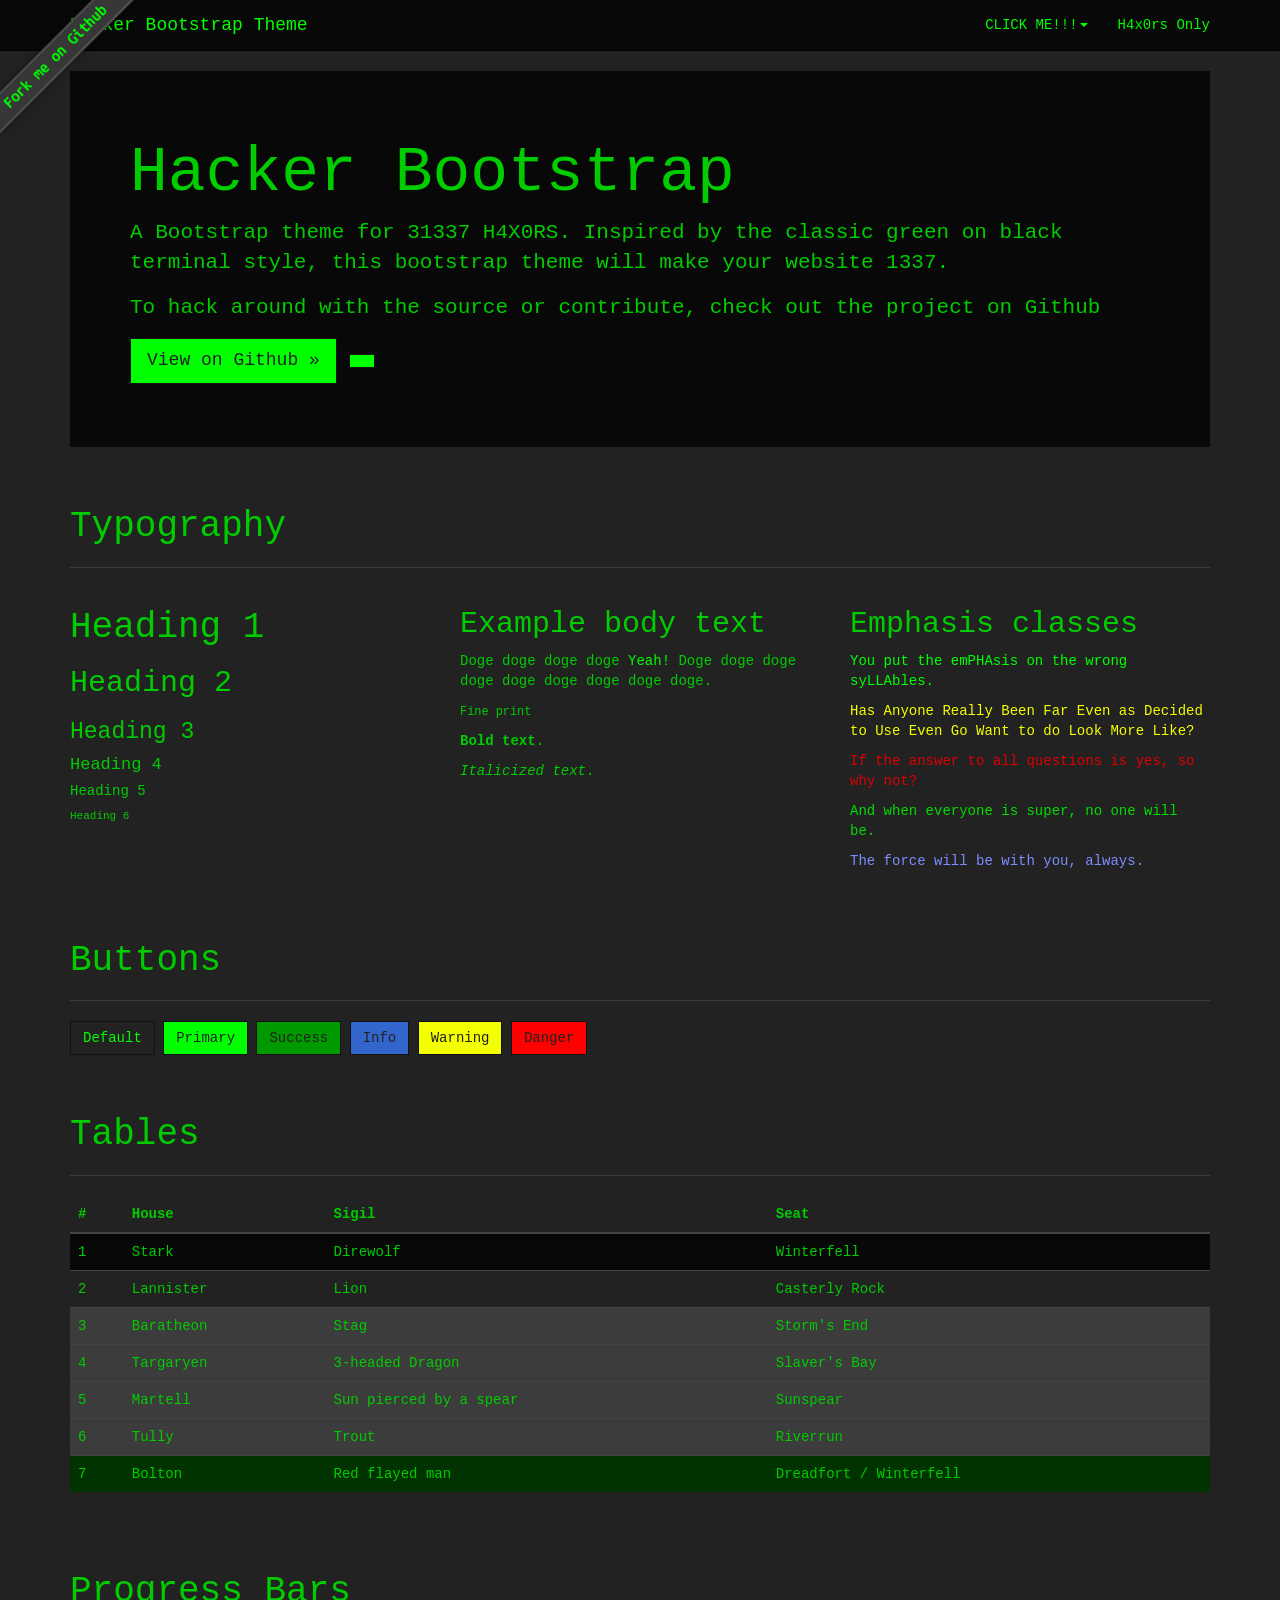
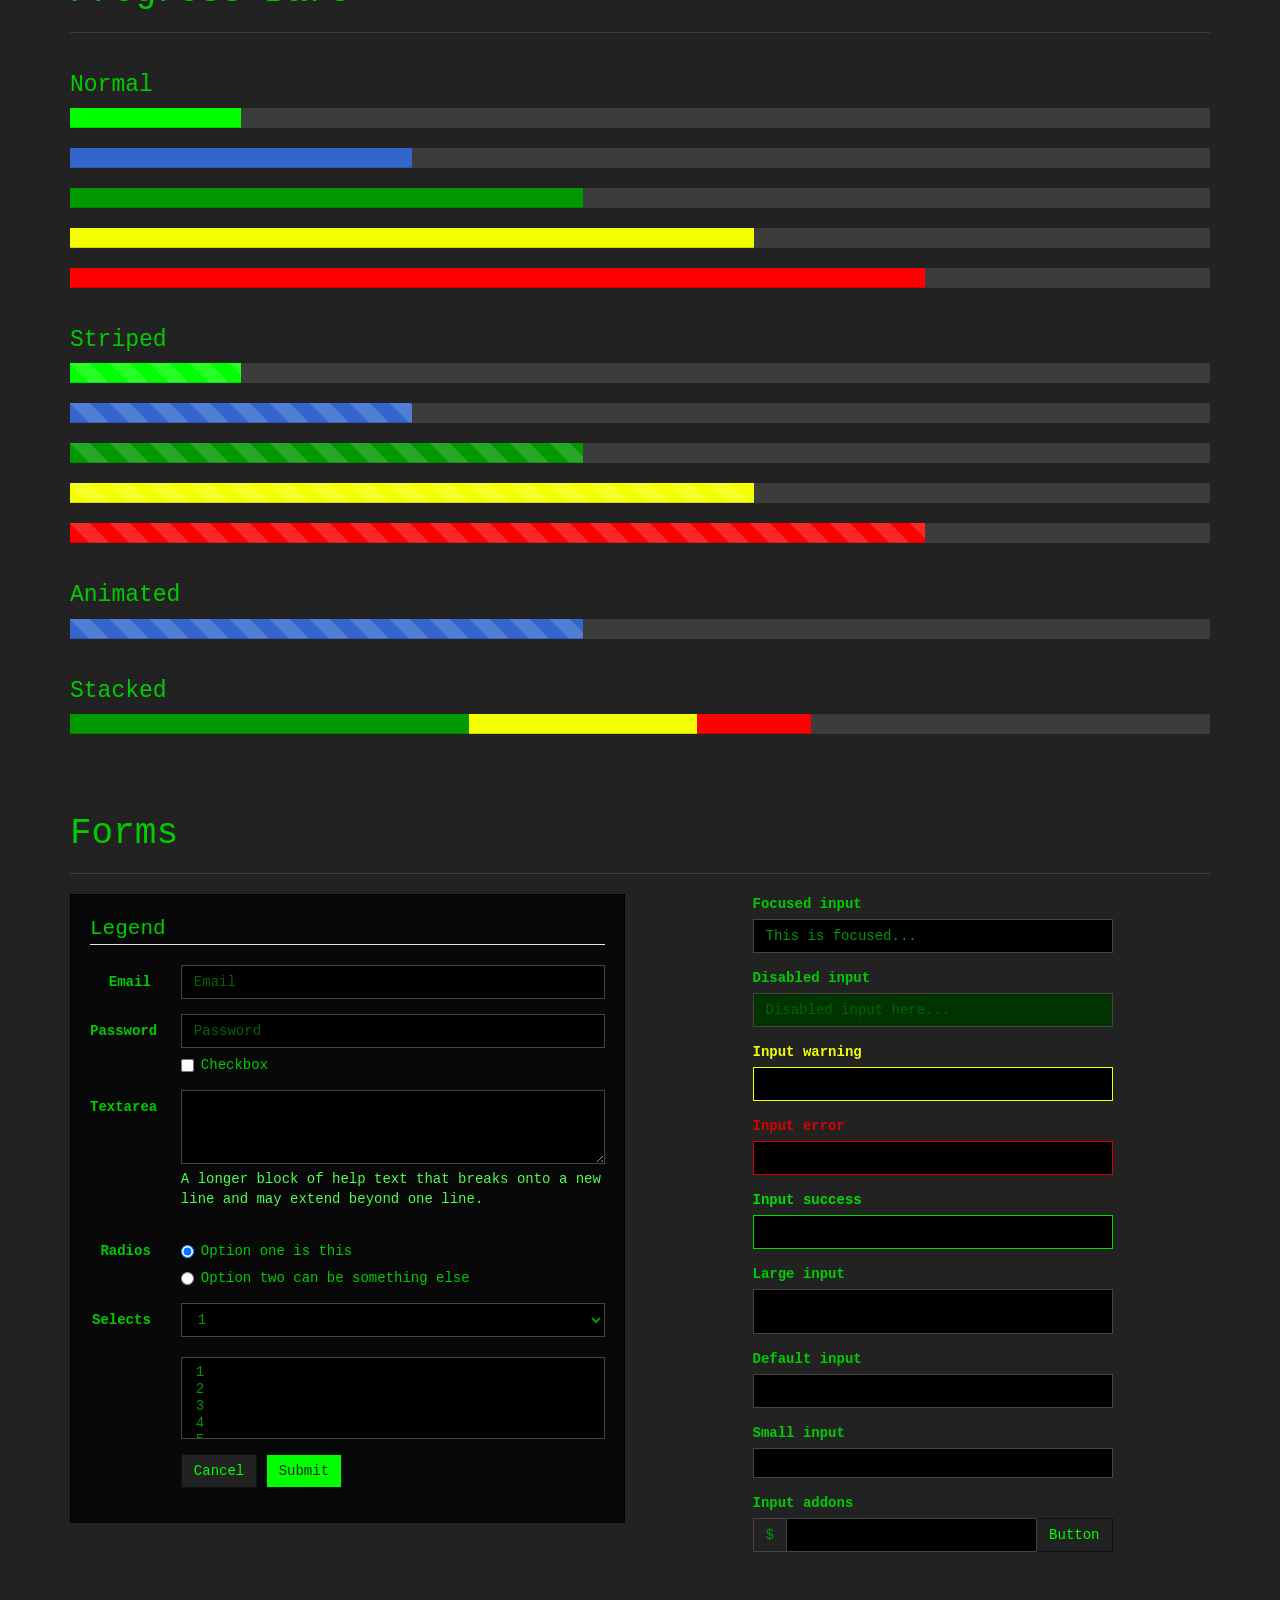
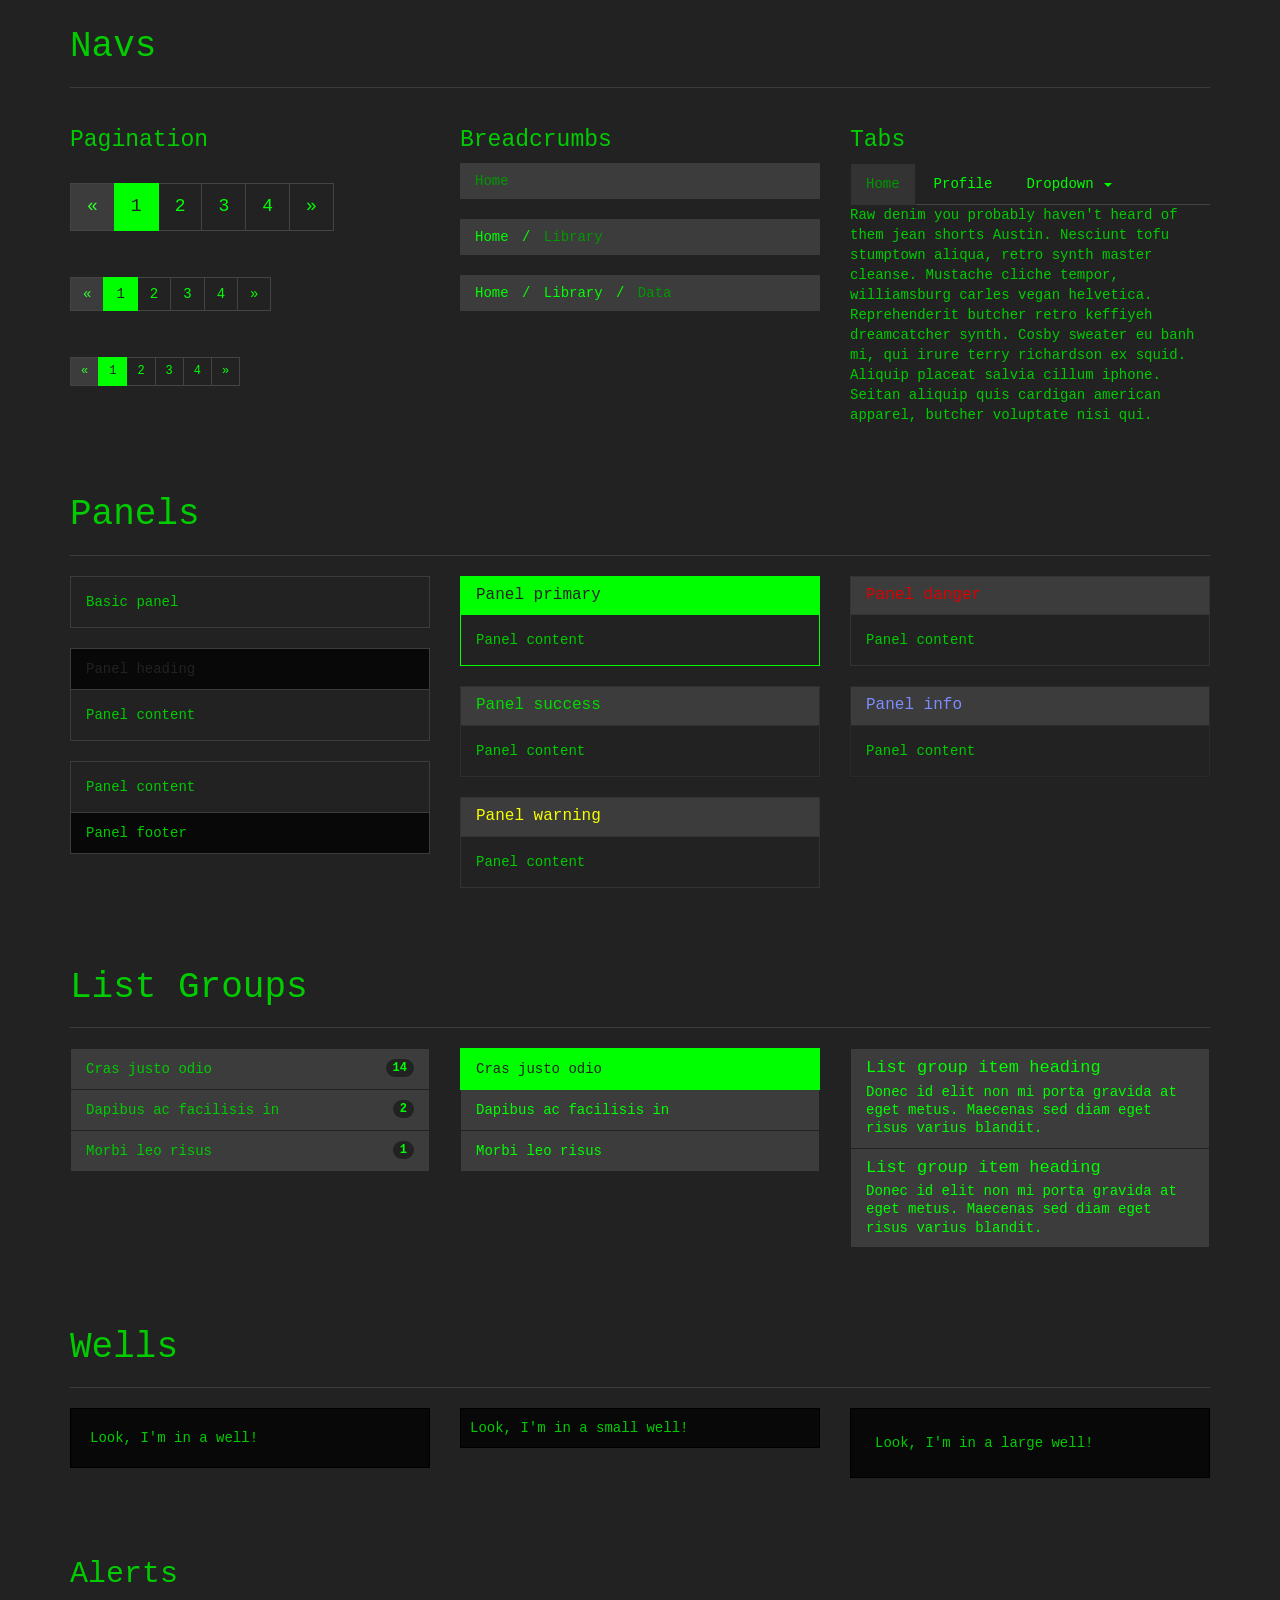
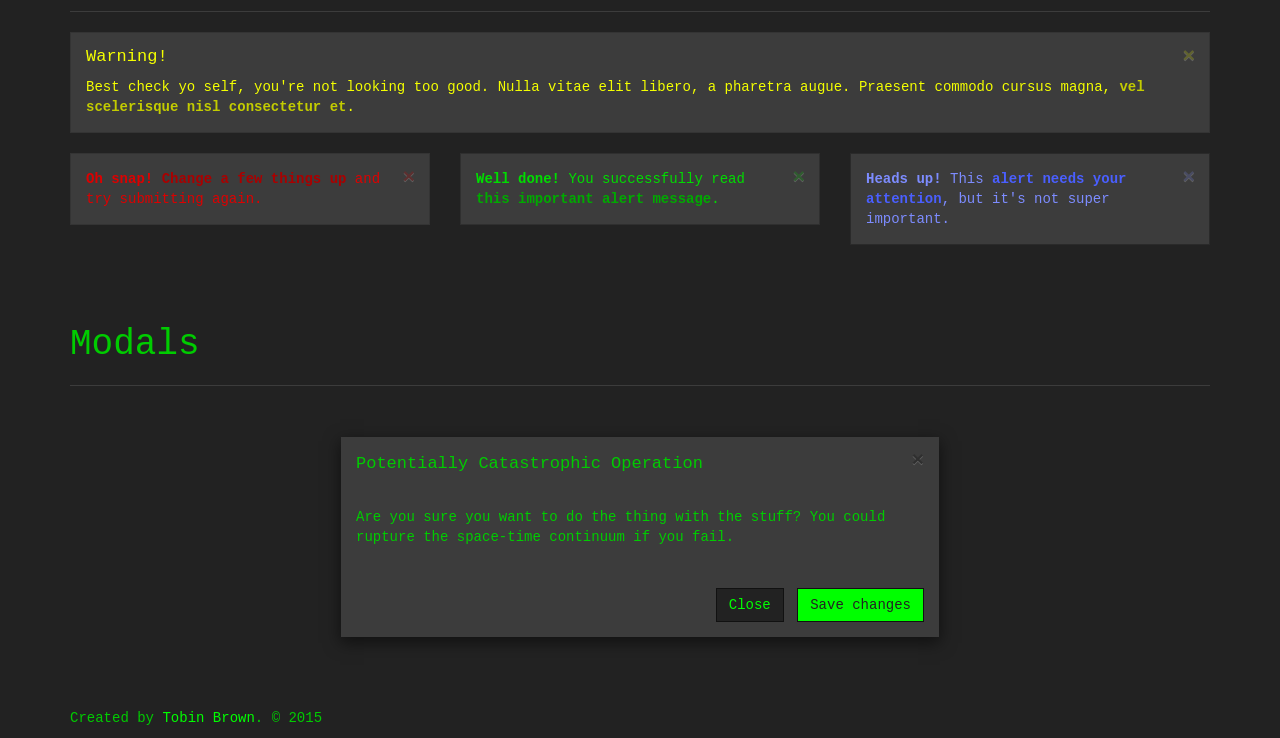
<file: webdel/Server/Softing/Time/Hack/index.html>
<!DOCTYPE html>
<html>
<head>
    <meta charset="utf-8">
    <meta http-equiv="X-UA-Compatible" content="IE=edge">
    <meta name="viewport" content="width=device-width, initial-scale=1">

    <title>Hacker Bootstrap Theme</title>
    <link href="css/hacker.css" rel="stylesheet">

    <style>
    .tall-row {
        margin-top: 40px;
    }
    .modal {
        position: relative;
        top: auto;
        right: auto;
        left: auto;
        bottom: auto;
        z-index: 1;
        display: block;
    }
    </style>
</head>

<body>

    <a href="https://github.com/brobin/hacker-bootstrap"><img style="position: absolute; top: 0; left: 0; border: 0;z-index:1001;" src="img/fork.png" alt="Fork me on GitHub"></a>

    <nav class="navbar navbar-default navbar-static-top">
        <div class="container">
            <div class="navbar-header">
                <button type="button" class="navbar-toggle collapsed" data-toggle="collapse" data-target="#navbar" aria-expanded="false" aria-controls="navbar">
                    <span class="sr-only">Toggle navigation</span>
                    <span class="icon-bar"></span>
                    <span class="icon-bar"></span>
                    <span class="icon-bar"></span>
                </button>
                <a class="navbar-brand" href="#">Hacker Bootstrap Theme</a>
            </div>
            <div id="navbar" class="navbar-collapse collapse">
                <ul class="nav navbar-nav navbar-right">
                    <li class="dropdown">
                        <a href="#" class="dropdown-toggle" data-toggle="dropdown" role="button" aria-expanded="false">CLICK ME!!!<span class="caret"></span> </a>
                        <ul class="dropdown-menu" role="menu">
                            <li><a href="#">Ooh a link</a></li>
                            <li><a href="#">Two links?! Oh boy</a></li>
                            <li><a href="#">Now you're being ridiculous</a></li>
                            <li class="divider"></li>
                            <li class="dropdown-header">Much Wow</li>
                            <li><a href="#">So link</a></li>
                            <li><a href="#">Many internet</a></li>
                        </ul>
                    </li>
                    <li>
                        <a href="//reddit.com/r/itsaunixsystem" target="_blank">H4x0rs Only</a>
                    </li>
                </ul>
            </div>
        </div>
    </nav>


    <div class="container">

        <!-- Jumbotron -->
        <div class="jumbotron">
            <h1>Hacker Bootstrap</h1>
            <p>A Bootstrap theme for 31337 H4X0RS. Inspired by the classic green on black terminal style, this bootstrap theme will make your website 1337.</p>
            <p>To hack around with the source or contribute, check out the project on Github</p>
            <p>
                <a class="btn btn-lg btn-primary" href="//github.com/brobin/hacker-bootstrap/" role="button">View on Github »</a>
                <a class="btn btn-primary" href="//github.com/brobin/hacker-bootstrap/" id="stars"></a>
            </p>
        </div>

        <!-- Typography -->
        <div class="row tall-row">
            <div class="col-lg-12">
                <h1>Typography</h1>
                <hr>
            </div>
        </div>
        <div class="row">
            <div class="col-md-4">
                <h1>Heading 1</h1>
                <h2>Heading 2</h2>
                <h3>Heading 3</h3>
                <h4>Heading 4</h4>
                <h5>Heading 5</h5>
                <h6>Heading 6</h6>
            </div>
            <div class="col-md-4">
                <h2>Example body text</h2>
                <p>Doge doge doge doge <a href="#">Yeah!</a> Doge doge doge doge doge doge doge doge doge.</p>
                <p><small>Fine print</small></p>
                <p><strong>Bold text</strong>.</p>
                <p><em>Italicized text</em>.</p>
            </div>
            <div class="col-md-4">
                <h2>Emphasis classes</h2>
                <p class="text-primary">You put the emPHAsis on the wrong syLLAbles.</p>
                <p class="text-warning">Has Anyone Really Been Far Even as Decided to Use Even Go Want to do Look More Like?</p>
                <p class="text-danger">If the answer to all questions is yes, so why not?</p>
                <p class="text-success">And when everyone is super, no one will be.</p>
                <p class="text-info">The force will be with you, always.</p>
            </div>
        </div>

        <!-- Buttons -->
        <div class="row tall-row">
            <div class="col-lg-12">
                <h1>Buttons</h1>
                <hr>
            </div>
        </div>
        <div class="row">
            <div class="col-sm-6">
                <a href="#" class="btn btn-default">Default</a>
                <a href="#" class="btn btn-primary">Primary</a>
                <a href="#" class="btn btn-success">Success</a>
                <a href="#" class="btn btn-info">Info</a>
                <a href="#" class="btn btn-warning">Warning</a>
                <a href="#" class="btn btn-danger">Danger</a>
            </div>
            <div class="col-sm-6">
            </div>
        </div>

        <!-- Tables -->
        <div class="row tall-row">
            <div class="col-lg-12">
                <h1>Tables</h1>
                <hr>
            </div>
        </div>
        <div class="row">
            <div class="col-lg-12">
                <table class="table table-striped table-hover ">
                    <thead>
                        <tr>
                            <th>#</th>
                            <th>House</th>
                            <th>Sigil</th>
                            <th>Seat</th>
                        </tr>
                    </thead>
                    <tbody>
                        <tr>
                            <td>1</td>
                            <td>Stark</td>
                            <td>Direwolf</td>
                            <td>Winterfell</td>
                        </tr>
                        <tr>
                            <td>2</td>
                            <td>Lannister</td>
                            <td>Lion</td>
                            <td>Casterly Rock</td>
                        </tr>
                        <tr class="info">
                            <td>3</td>
                            <td>Baratheon</td>
                            <td>Stag</td>
                            <td>Storm's End</td>
                        </tr>
                        <tr class="success">
                            <td>4</td>
                            <td>Targaryen</td>
                            <td>3-headed Dragon</td>
                            <td>Slaver's Bay</td>
                        </tr>
                        <tr class="danger">
                            <td>5</td>
                            <td>Martell</td>
                            <td>Sun pierced by a spear</td>
                            <td>Sunspear</td>
                        </tr>
                        <tr class="warning">
                            <td>6</td>
                            <td>Tully</td>
                            <td>Trout</td>
                            <td>Riverrun</td>
                        </tr>
                        <tr class="active">
                            <td>7</td>
                            <td>Bolton</td>
                            <td>Red flayed man</td>
                            <td>Dreadfort / Winterfell</td>
                        </tr>
                    </tbody>
                </table> 
            </div>
        </div>

        <!-- Progress Bars -->
        <div class="row tall-row">
            <div class="col-lg-12">
                <h1>Progress Bars</h1>
                <hr>
            </div>
        </div>
        <div class="row">
            <div class="col-lg-12">
                <h3>Normal</h3>
                <div class="progress">
                    <div class="progress-bar" style="width: 15%"></div>
                </div>
                <div class="progress">
                    <div class="progress-bar progress-bar-info" style="width: 30%"></div>
                </div>
                <div class="progress">
                    <div class="progress-bar progress-bar-success" style="width: 45%"></div>
                </div>
                <div class="progress">
                    <div class="progress-bar progress-bar-warning" style="width: 60%"></div>
                </div>
                <div class="progress">
                    <div class="progress-bar progress-bar-danger" style="width: 75%"></div>
                </div>
            </div>
            <div class="col-lg-12">
                <h3>Striped</h3>
                <div class="progress progress-striped">
                    <div class="progress-bar" style="width: 15%"></div>
                </div>
                <div class="progress progress-striped">
                    <div class="progress-bar progress-bar-info" style="width: 30%"></div>
                </div>
                <div class="progress progress-striped">
                    <div class="progress-bar progress-bar-success" style="width: 45%"></div>
                </div>
                <div class="progress progress-striped">
                    <div class="progress-bar progress-bar-warning" style="width: 60%"></div>
                </div>
                <div class="progress progress-striped">
                    <div class="progress-bar progress-bar-danger" style="width: 75%"></div>
                </div>
            </div>
            <div class="col-lg-12">
                <h3>Animated</h3>
                <div class="progress progress-striped active">
                    <div class="progress-bar  progress-bar-info" style="width: 45%"></div>
                </div>
            </div>
            <div class="col-lg-12">
                <h3>Stacked</h3>
                <div class="progress">
                    <div class="progress-bar progress-bar-success" style="width: 35%"></div>
                    <div class="progress-bar progress-bar-warning" style="width: 20%"></div>
                    <div class="progress-bar progress-bar-danger" style="width: 10%"></div>
                </div>
            </div>
        </div>

        <!-- Forms -->
        <div class="row tall-row">
            <div class="col-lg-12">
                <h1>Forms</h1>
                <hr>
            </div>
        </div>
        <div class="row">
            <div class="col-lg-6">
                <div class="well">
                    <form class="form-horizontal">
                        <fieldset>
                            <legend>Legend</legend>
                            <div class="form-group">
                                <label for="inputEmail" class="col-lg-2 control-label">Email</label>
                                <div class="col-lg-10">
                                    <input class="form-control" id="inputEmail" placeholder="Email" type="text">
                                </div>
                            </div>
                            <div class="form-group">
                                <label for="inputPassword" class="col-lg-2 control-label">Password</label>
                                <div class="col-lg-10">
                                    <input class="form-control" id="inputPassword" placeholder="Password" type="password">
                                    <div class="checkbox">
                                        <label>
                                            <input type="checkbox"> Checkbox
                                        </label>
                                    </div>
                                </div>
                            </div>
                            <div class="form-group">
                                <label for="textArea" class="col-lg-2 control-label">Textarea</label>
                                <div class="col-lg-10">
                                    <textarea class="form-control" rows="3" id="textArea"></textarea>
                                    <span class="help-block">A longer block of help text that breaks onto a new line and may extend beyond one line.</span>
                                </div>
                            </div>
                            <div class="form-group">
                                <label class="col-lg-2 control-label">Radios</label>
                                <div class="col-lg-10">
                                    <div class="radio">
                                        <label>
                                            <input name="optionsRadios" id="optionsRadios1" value="option1" checked="" type="radio">
                                            Option one is this
                                        </label>
                                    </div>
                                    <div class="radio">
                                        <label>
                                            <input name="optionsRadios" id="optionsRadios2" value="option2" type="radio">
                                            Option two can be something else
                                        </label>
                                    </div>
                                </div>
                            </div>
                            <div class="form-group">
                                <label for="select" class="col-lg-2 control-label">Selects</label>
                                <div class="col-lg-10">
                                    <select class="form-control" id="select">
                                        <option>1</option>
                                        <option>2</option>
                                        <option>3</option>
                                        <option>4</option>
                                        <option>5</option>
                                    </select>
                                    <br>
                                    <select multiple="" class="form-control">
                                        <option>1</option>
                                        <option>2</option>
                                        <option>3</option>
                                        <option>4</option>
                                        <option>5</option>
                                    </select>
                                </div>
                            </div>
                            <div class="form-group">
                                <div class="col-lg-10 col-lg-offset-2">
                                    <button type="reset" class="btn btn-default">Cancel</button>
                                    <button type="submit" class="btn btn-primary">Submit</button>
                                </div>
                            </div>
                        </fieldset>
                    </form>
                </div>
            </div>
            <div class="col-lg-4 col-lg-offset-1">
                <form class="bs-component">
                    <div class="form-group">
                        <label class="control-label" for="focusedInput">Focused input</label>
                        <input class="form-control" id="focusedInput" value="This is focused..." type="text">
                    </div>
                    <div class="form-group">
                        <label class="control-label" for="disabledInput">Disabled input</label>
                        <input class="form-control" id="disabledInput" placeholder="Disabled input here..." disabled="" type="text">
                    </div>
                    <div class="form-group has-warning">
                        <label class="control-label" for="inputWarning">Input warning</label>
                        <input class="form-control" id="inputWarning" type="text">
                    </div>
                    <div class="form-group has-error">
                        <label class="control-label" for="inputError">Input error</label>
                        <input class="form-control" id="inputError" type="text">
                    </div>
                    <div class="form-group has-success">
                        <label class="control-label" for="inputSuccess">Input success</label>
                        <input class="form-control" id="inputSuccess" type="text">
                    </div>
                    <div class="form-group">
                        <label class="control-label" for="inputLarge">Large input</label>
                        <input class="form-control input-lg" id="inputLarge" type="text">
                    </div>
                    <div class="form-group">
                        <label class="control-label" for="inputDefault">Default input</label>
                        <input class="form-control" id="inputDefault" type="text">
                    </div>
                    <div class="form-group">
                        <label class="control-label" for="inputSmall">Small input</label>
                        <input class="form-control input-sm" id="inputSmall" type="text">
                    </div>
                    <div class="form-group">
                        <label class="control-label">Input addons</label>
                        <div class="input-group">
                            <span class="input-group-addon">$</span>
                            <input class="form-control" type="text">
                            <span class="input-group-btn">
                                <button class="btn btn-default" type="button">Button</button>
                            </span>
                        </div>
                    </div>
                </form>
            </div>
        </div>

        <!-- Navs -->
        <div class="row tall-row">
            <div class="col-lg-12">
                <h1>Navs</h1>
                <hr>
            </div>
        </div>
        <div class="row">
            <div class="col-md-4">
                <h3>Pagination</h3>
                <ul class="pagination pagination-lg">
                    <li class="disabled"><a href="#">«</a></li>
                    <li class="active"><a href="#">1</a></li>
                    <li><a href="#">2</a></li>
                    <li><a href="#">3</a></li>
                    <li><a href="#">4</a></li>
                    <li><a href="#">»</a></li>
                </ul>
                <ul class="pagination">
                    <li class="disabled"><a href="#">«</a></li>
                    <li class="active"><a href="#">1</a></li>
                    <li><a href="#">2</a></li>
                    <li><a href="#">3</a></li>
                    <li><a href="#">4</a></li>
                    <li><a href="#">»</a></li>
                </ul>
                <ul class="pagination pagination-sm">
                    <li class="disabled"><a href="#">«</a></li>
                    <li class="active"><a href="#">1</a></li>
                    <li><a href="#">2</a></li>
                    <li><a href="#">3</a></li>
                    <li><a href="#">4</a></li>
                    <li><a href="#">»</a></li>
                </ul>
            </div>
            <div class="col-md-4">
                <h3>Breadcrumbs</h3>
                <div class="bs-component">
                    <ul class="breadcrumb">
                        <li class="active">Home</li>
                    </ul>
                    <ul class="breadcrumb">
                        <li><a href="#">Home</a></li>
                        <li class="active">Library</li>
                    </ul>
                    <ul class="breadcrumb">
                        <li><a href="#">Home</a></li>
                        <li><a href="#">Library</a></li>
                        <li class="active">Data</li>
                    </ul>
                </div>
            </div>
            <div class="col-md-4">
                <h3>Tabs</h3>
                <ul class="nav nav-tabs">
                    <li class="active"><a aria-expanded="true" href="#home" data-toggle="tab">Home</a></li>
                    <li class=""><a aria-expanded="false" href="#profile" data-toggle="tab">Profile</a></li>
                    <li class="dropdown">
                        <a aria-expanded="false" class="dropdown-toggle" data-toggle="dropdown" href="#">Dropdown <span class="caret"></span>
                        </a>
                        <ul class="dropdown-menu">
                            <li><a href="#dropdown1" data-toggle="tab">Bacon</a></li>
                            <li class="divider"></li>
                            <li><a href="#dropdown2" data-toggle="tab">Zen of Python</a></li>
                        </ul>
                    </li>
                </ul>
                <div id="myTabContent" class="tab-content">
                    <div class="tab-pane fade active in" id="home">
                        <p>Raw denim you probably haven't heard of them jean shorts Austin. Nesciunt tofu stumptown aliqua, retro synth master cleanse. Mustache cliche tempor, williamsburg carles vegan helvetica. Reprehenderit butcher retro keffiyeh dreamcatcher synth. Cosby sweater eu banh mi, qui irure terry richardson ex squid. Aliquip placeat salvia cillum iphone. Seitan aliquip quis cardigan american apparel, butcher voluptate nisi qui.</p>
                    </div>
                    <div class="tab-pane fade" id="profile">
                        <p>Food truck fixie locavore, accusamus mcsweeney's marfa nulla single-origin coffee squid. Exercitation +1 labore velit, blog sartorial PBR leggings next level wes anderson artisan four loko farm-to-table craft beer twee. Qui photo booth letterpress, commodo enim craft beer mlkshk aliquip jean shorts ullamco ad vinyl cillum PBR. Homo nostrud organic, assumenda labore aesthetic magna delectus mollit.</p>
                    </div>
                    <div class="tab-pane fade" id="dropdown1">
                        <p>Bacon ipsum dolor amet kielbasa bacon swine boudin brisket hamburger bresaola chicken filet mignon fatback leberkas beef ribs salami. Leberkas rump ball tip landjaeger bresaola salami drumstick sausage pork loin picanha pork chop. Sausage short loin swine pork filet mignon pork belly landjaeger cupim, frankfurter corned beef venison drumstick. Filet mignon rump picanha drumstick shank ball tip doner frankfurter shoulder. Meatloaf tri-tip porchetta tail, fatback boudin rump strip steak doner cow jerky pork loin turkey cupim. Cupim prosciutto sausage kevin pork loin, beef ribs chuck tail salami rump meatloaf shank. Pork belly fatback chuck, alcatra short ribs kevin landjaeger drumstick pig tongue jowl.</p>
                    </div>
                    <div class="tab-pane fade" id="dropdown2">
                        <p>Beautiful is better than ugly. Explicit is better than implicit. Simple is better than complex. Complex is better than complicated. Flat is better than nested. Sparse is better than dense. Readability counts. Special cases aren't special enough to break the rules. Although practicality beats purity. Errors should never pass silently. Unless explicitly silenced. In the face of ambiguity, refuse the temptation to guess. There should be one-- and preferably only one --obvious way to do it. Although that way may not be obvious at first unless you're Dutch. Now is better than never. Although never is often better than *right* now. If the implementation is hard to explain, it's a bad idea. If the implementation is easy to explain, it may be a good idea. Namespaces are one honking great idea -- let's do more of those!</p>
                    </div>
                </div>
            </div>
        </div>

        <!-- Panels -->
        <div class="row tall-row">
            <div class="col-lg-12">
                <h1>Panels</h1>
                <hr>
            </div>
        </div>
        <div class="row">
            <div class="col-md-4">
                <div class="panel panel-default">
                    <div class="panel-body">Basic panel</div>
                </div>

                <div class="panel panel-default">
                    <div class="panel-heading">Panel heading</div>
                    <div class="panel-body">Panel content</div>
                </div>

                <div class="panel panel-default">
                    <div class="panel-body">Panel content</div>
                    <div class="panel-footer">Panel footer</div>
                </div>
            </div>
            <div class="col-md-4">
                <div class="panel panel-primary">
                    <div class="panel-heading"><h3 class="panel-title">Panel primary</h3></div>
                    <div class="panel-body">Panel content</div>
                </div>

                <div class="panel panel-success">
                    <div class="panel-heading"><h3 class="panel-title">Panel success</h3></div>
                    <div class="panel-body">Panel content</div>
                </div>

                <div class="panel panel-warning">
                    <div class="panel-heading"><h3 class="panel-title">Panel warning</h3></div>
                    <div class="panel-body">Panel content</div>
                </div>
            </div>
            <div class="col-md-4">
                <div class="panel panel-danger">
                    <div class="panel-heading"><h3 class="panel-title">Panel danger</h3></div>
                    <div class="panel-body">Panel content</div>
                </div>
                <div class="panel panel-info">
                    <div class="panel-heading"><h3 class="panel-title">Panel info</h3></div>
                    <div class="panel-body">Panel content</div>
                </div>
            </div>
        </div>

        <!-- List Groups -->
        <div class="row tall-row">
            <div class="col-lg-12">
                <h1>List Groups</h1>
                <hr>
            </div>
        </div>
        <div class="row">
            <div class="col-lg-4">
                <ul class="list-group">
                    <li class="list-group-item">
                        <span class="badge">14</span>
                        Cras justo odio
                    </li>
                    <li class="list-group-item">
                        <span class="badge">2</span>
                        Dapibus ac facilisis in
                    </li>
                    <li class="list-group-item">
                        <span class="badge">1</span>
                        Morbi leo risus
                    </li>
                </ul>
            </div>
            <div class="col-lg-4">
                <div class="list-group">
                    <a href="#" class="list-group-item active">Cras justo odio</a>
                    <a href="#" class="list-group-item">Dapibus ac facilisis in</a>
                    <a href="#" class="list-group-item">Morbi leo risus</a>
                </div>
            </div>
            <div class="col-lg-4">
                <div class="list-group">
                    <a href="#" class="list-group-item">
                        <h4 class="list-group-item-heading">List group item heading</h4>
                        <p class="list-group-item-text">Donec id elit non mi porta gravida at eget metus. Maecenas sed diam eget risus varius blandit.</p>
                    </a>
                    <a href="#" class="list-group-item">
                        <h4 class="list-group-item-heading">List group item heading</h4>
                        <p class="list-group-item-text">Donec id elit non mi porta gravida at eget metus. Maecenas sed diam eget risus varius blandit.</p>
                    </a>
                </div>
            </div>
        </div>

        <!-- Wells -->
        <div class="row tall-row">
            <div class="col-lg-12">
                <h1>Wells</h1>
                <hr>
            </div>
        </div>
        <div class="row">
            <div class="col-md-4">
                <div class="well">
                    Look, I'm in a well!
                </div>
            </div>
            <div class="col-md-4">
                <div class="well well-sm">
                    Look, I'm in a small well!
                </div>
            </div>
            <div class="col-md-4">
                <div class="well well-lg">
                    Look, I'm in a large well!
                </div>
            </div>
        </div>

        <!-- Alerts -->
        <div class="row tall-row">
            <div class="col-lg-12">
                <h2>Alerts</h2>
                <hr>
            </div>
        </div>
        <div class="row">
            <div class="col-lg-12">
                <div class="alert alert-dismissible alert-warning">
                    <button type="button" class="close">×</button>
                    <h4>Warning!</h4>
                    <p>Best check yo self, you're not looking too good. Nulla vitae elit libero, a pharetra augue. Praesent commodo cursus magna, <a href="#" class="alert-link">vel scelerisque nisl consectetur et</a>.</p>
                </div>
                <div class="row">
                    <div class="col-lg-4">
                        <div class="alert alert-dismissible alert-danger">
                            <button type="button" class="close">×</button>
                            <strong>Oh snap!</strong> <a href="#" class="alert-link">Change a few things up</a> and try submitting again.
                        </div>
                    </div>
                    <div class="col-lg-4">
                        <div class="alert alert-dismissible alert-success">
                            <button type="button" class="close">×</button>
                            <strong>Well done!</strong> You successfully read <a href="#" class="alert-link">this important alert message</a>.
                        </div>
                    </div>
                    <div class="col-lg-4">
                        <div class="alert alert-dismissible alert-info">
                            <button type="button" class="close">×</button>
                            <strong>Heads up!</strong> This <a href="#" class="alert-link">alert needs your attention</a>, but it's not super important.
                        </div>
                    </div>
                </div>
            </div>
        </div>

        <!-- Dialogs -->
        <div class="row tall-row">
            <div class="col-lg-12">
                <h1>Modals</h1>
                <hr>
            </div>
        </div>
        <div class="row">
            <div class="col-md-12">
                <div class="modal">
                    <div class="modal-dialog">
                        <div class="modal-content">
                            <div class="modal-header">
                                <button type="button" class="close" data-dismiss="modal" aria-hidden="true">×</button>
                                <h4 class="modal-title">Potentially Catastrophic Operation</h4>
                            </div>
                            <div class="modal-body">
                                <p>Are you sure you want to do the thing with the stuff? You could rupture the space-time continuum if you fail.</p>
                            </div>
                            <div class="modal-footer">
                                <button type="button" class="btn btn-default" data-dismiss="modal">Close</button>
                                <button type="button" class="btn btn-primary">Save changes  </button>
                            </div>
                        </div>
                    </div>
                </div>
            </div>
        </div>

        <div class="row tall-row">
            <div class="col-md-12">
                <p>Created by <a href="//brobin.me">Tobin Brown</a>. &copy; 2015</p>
            </div>
        </div>

    </div>

    <script src="https://ajax.googleapis.com/ajax/libs/jquery/1.11.2/jquery.min.js"></script>
    <script src="//maxcdn.bootstrapcdn.com/bootstrap/3.3.4/js/bootstrap.min.js"></script>

    <!-- Github stars script -->
    <script>
    $(document).ready(function(){
        $.getJSON("https://api.github.com/repos/brobin/hacker-bootstrap", function(data){
            var stars = data['stargazers_count'];
            $("#stars").text(stars + " stars");
        });
    });
    </script>

</body>
</html>
</file>
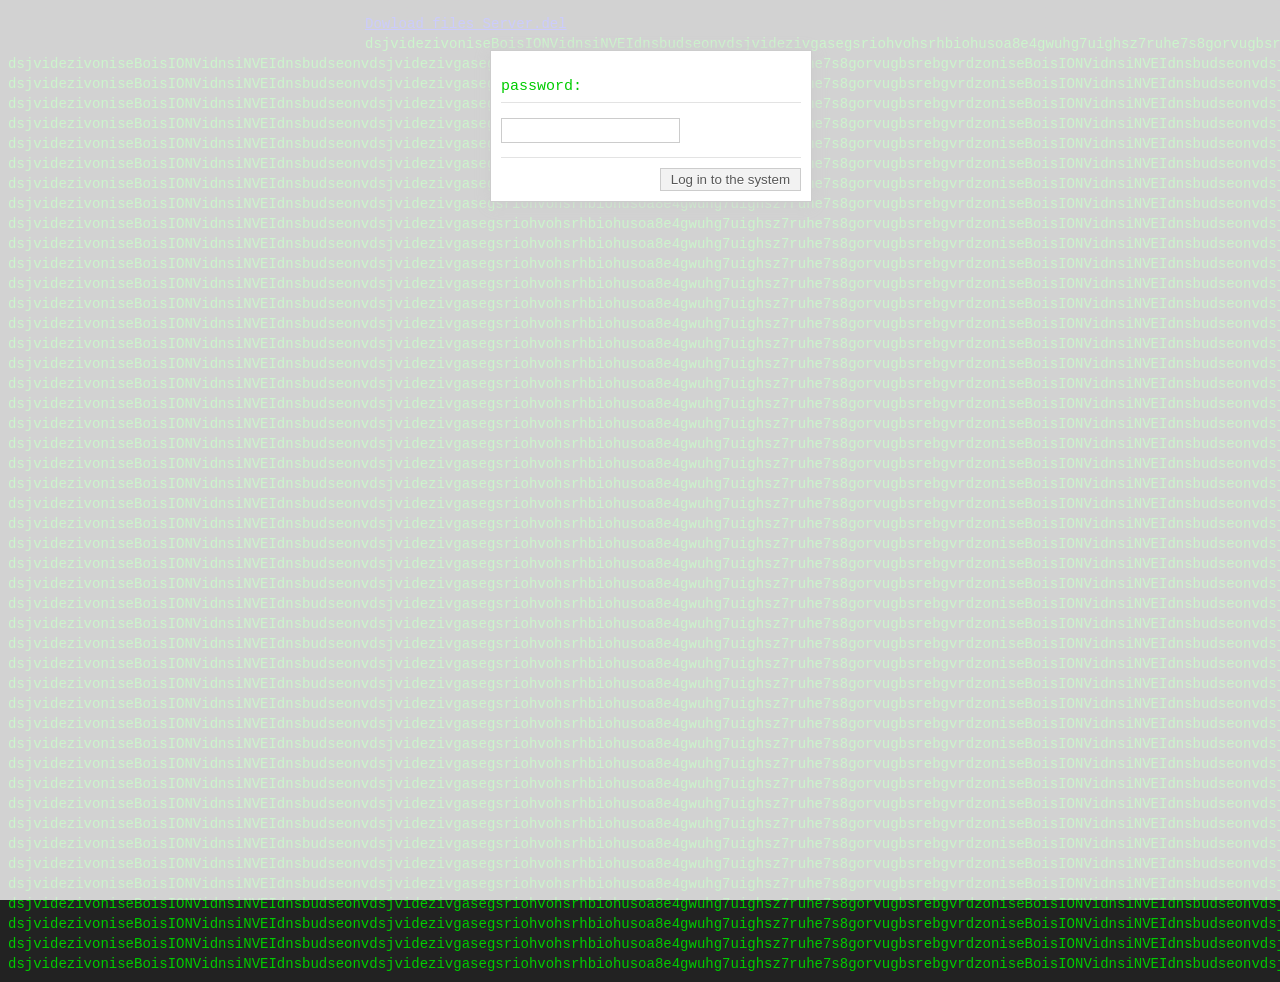
<file: webdel/Server/Start/HTPV-Mlink10.html>
<!DOCTYPE html>
<html lang="en">
<html lang="ru">
<html>
<head>
<title>System Deliex.del Cherry</title>
<link rel="stylesheet" href="C:\Users\New\Desktop\Server.del\autorization\system\styles\css\main.css">
<meta http-equiv="content-type" content="text/html; charset=windows-1251" />

<style>
body {
    font-family: Monospace;
    font-size: 14px;
    line-height: 1.428571429;
    color: #0c0;
    background-color: #222
}
    p {margin-bottom:0px;}
    #button {text-align:right; border-top:1px solid #E3E3E3; padding-top:10px;}
    #wrapper {position:relative; margin:0px auto; width:550px;}
    #pass-window {
    background:#FFF; 
    border:1px solid #CCC; 
    box-shadow:0px 2px 15px #CCC; 
    padding:10px; z-index:100; 
    position:absolute; 
    margin:0px auto; 
    left:125px; 
    top:90%; 
    width:300px;
    }
    #mask {background:#FFF; 
    opacity:0.8; 
    position:fixed; 
    top:0; left:0; 
    width:100%; 
    height:100%; 
    z-index:0;}
    input[type='text'] {
    border:1px solid #CCC; 
    padding:4px; 
    color:#f56f01;}
    input[type='button'] {
    background:#F2F2F2; 
    border:1px solid #CCC; 
    padding:3px; 
    padding-left:10px; 
    padding-right:10px; 
    color:#585858; 
    text-shadow:0px 1px 0px #FFF; 
    cursor:pointer;}
    input[type='button']:hover {background:#F9F9F9; border-color:#f56f01;}
    h3 {font-size:15px; border-bottom:1px solid #E3E3E3; padding-bottom:5px; font-weight:normal;}
    </style>
<script>
function Accept() {
var pass = document.getElementById('pass').value;
    win  = document.getElementById('pass-window');
    mask = document.getElementById('mask');
if (pass == '0000') { //Версия сайта
    win.style.display='none';
    mask.style.display='none'; 
} else { alert('ERROR PASWORD CODE 4563!'); }
}
</script>
</head>
<body>
<div id="wrapper">
     <p><a href="https://drive.google.com/drive/folders/1iQCXNKDE-JuP_wpcHYiRL52w78S-kdD3?usp=drive_link" class="logout">Dowload files Server.del</a></p>
     <div id="pass-window">
     <p><h3>password:</h3></p>
     <p><input id="pass" type="text" /></p>
     <p id="button"><input type="button" value="Log in to the system" onClick="javascript:Accept();" /></p>

</div>[base64]
</div>[base64]
[base64]
[base64]
    [base64]
    [base64]
    [base64]
    [base64]
    [base64]
    [base64]
    [base64]
    [base64]
    [base64]
    [base64]
    [base64]
    [base64]
    [base64]
    [base64]
    [base64]
    [base64]
    [base64]
    [base64]
    [base64]
    [base64]
    [base64]
    [base64]
    [base64]
    [base64]
    [base64]
    [base64]
    [base64]
    [base64]
    [base64]
    [base64]
    [base64]
    [base64]
    [base64]
    [base64]
    [base64]
    [base64]
    [base64]
    [base64]
    [base64]
    [base64]
    [base64]
    [base64]
    [base64]
    
<div id="mask"></div>
</body>
</html>
</file>
<file: webdel/Server/Softing/Time/Hack/css/hacker.css>
html {
    font-family: sans-serif;
    -ms-text-size-adjust: 100%;
    -webkit-text-size-adjust: 100%
}

body {
    margin: 0
}

article,aside,details,figcaption,figure,footer,header,hgroup,main,menu,nav,section,summary {
    display: block
}

audio,canvas,progress,video {
    display: inline-block;
    vertical-align: baseline
}

audio:not([controls]) {
    display: none;
    height: 0
}

[hidden],template {
    display: none
}

a {
    background-color: transparent
}

a:active,a:hover {
    outline: 0
}

abbr[title] {
    border-bottom: 1px dotted
}

b,strong {
    font-weight: bold
}

dfn {
    font-style: italic
}

h1 {
    font-size: 2em;
    margin: .67em 0
}

mark {
    background: #ff0;
    color: #000
}

small {
    font-size: 80%
}

sub,sup {
    font-size: 75%;
    line-height: 0;
    position: relative;
    vertical-align: baseline
}

sup {
    top: -0.5em
}

sub {
    bottom: -0.25em
}

img {
    border: 0
}

svg:not(:root) {
    overflow: hidden
}

figure {
    margin: 1em 40px
}

hr {
    -moz-box-sizing: content-box;
    box-sizing: content-box;
    height: 0
}

pre {
    overflow: auto
}

code,kbd,pre,samp {
    font-family: monospace,monospace;
    font-size: 1em
}

button,input,optgroup,select,textarea {
    color: inherit;
    font: inherit;
    margin: 0
}

button {
    overflow: visible
}

button,select {
    text-transform: none
}

button,html input[type="button"],input[type="reset"],input[type="submit"] {
    -webkit-appearance: button;
    cursor: pointer
}

button[disabled],html input[disabled] {
    cursor: default
}

button::-moz-focus-inner,input::-moz-focus-inner {
    border: 0;
    padding: 0
}

input {
    line-height: normal
}

input[type="checkbox"],input[type="radio"] {
    box-sizing: border-box;
    padding: 0
}

input[type="number"]::-webkit-inner-spin-button,input[type="number"]::-webkit-outer-spin-button {
    height: auto
}

input[type="search"] {
    -webkit-appearance: textfield;
    -moz-box-sizing: content-box;
    -webkit-box-sizing: content-box;
    box-sizing: content-box
}

input[type="search"]::-webkit-search-cancel-button,input[type="search"]::-webkit-search-decoration {
    -webkit-appearance: none
}

fieldset {
    border: 1px solid #c0c0c0;
    margin: 0 2px;
    padding: .35em .625em .75em
}

legend {
    border: 0;
    padding: 0
}

textarea {
    overflow: auto
}

optgroup {
    font-weight: bold
}

table {
    border-collapse: collapse;
    border-spacing: 0
}

td,th {
    padding: 0
}

@media print {
    *,*:before,*:after {
        background: transparent !important;
        color: #000 !important;
        box-shadow: none !important;
        text-shadow: none !important
    }

    a,a:visited {
        text-decoration: underline
    }

    a[href]:after {
        content: " (" attr(href) ")"
    }

    abbr[title]:after {
        content: " (" attr(title) ")"
    }

    a[href^="#"]:after,a[href^="javascript:"]:after {
        content: ""
    }

    pre,blockquote {
        border: 1px solid #999;
        page-break-inside: avoid
    }

    thead {
        display: table-header-group
    }

    tr,img {
        page-break-inside: avoid
    }

    img {
        max-width: 100% !important
    }

    p,h2,h3 {
        orphans: 3;
        widows: 3
    }

    h2,h3 {
        page-break-after: avoid
    }

    select {
        background: #fff !important
    }

    .navbar {
        display: none
    }

    .btn>.caret,.dropup>.btn>.caret {
        border-top-color: #000 !important
    }

    .label {
        border: 1px solid #000
    }

    .table {
        border-collapse: collapse !important
    }

    .table td,.table th {
        background-color: #fff !important
    }

    .table-bordered th,.table-bordered td {
        border: 1px solid #ddd !important
    }
}

@font-face {
    font-family: 'Glyphicons Halflings';
    src: url('../fonts/glyphicons-halflings-regular.eot');
    src: url('../fonts/glyphicons-halflings-regular.eot?#iefix') format('embedded-opentype'),url('../fonts/glyphicons-halflings-regular.woff2') format('woff2'),url('../fonts/glyphicons-halflings-regular.woff') format('woff'),url('../fonts/glyphicons-halflings-regular.ttf') format('truetype'),url('../fonts/glyphicons-halflings-regular.svg#glyphicons_halflingsregular') format('svg')
}

.glyphicon {
    position: relative;
    top: 1px;
    display: inline-block;
    font-family: 'Glyphicons Halflings';
    font-style: normal;
    font-weight: normal;
    line-height: 1;
    -webkit-font-smoothing: antialiased;
    -moz-osx-font-smoothing: grayscale
}

.glyphicon-asterisk:before {
    content: "\2a"
}

.glyphicon-plus:before {
    content: "\2b"
}

.glyphicon-euro:before,.glyphicon-eur:before {
    content: "\20ac"
}

.glyphicon-minus:before {
    content: "\2212"
}

.glyphicon-cloud:before {
    content: "\2601"
}

.glyphicon-envelope:before {
    content: "\2709"
}

.glyphicon-pencil:before {
    content: "\270f"
}

.glyphicon-glass:before {
    content: "\e001"
}

.glyphicon-music:before {
    content: "\e002"
}

.glyphicon-search:before {
    content: "\e003"
}

.glyphicon-heart:before {
    content: "\e005"
}

.glyphicon-star:before {
    content: "\e006"
}

.glyphicon-star-empty:before {
    content: "\e007"
}

.glyphicon-user:before {
    content: "\e008"
}

.glyphicon-film:before {
    content: "\e009"
}

.glyphicon-th-large:before {
    content: "\e010"
}

.glyphicon-th:before {
    content: "\e011"
}

.glyphicon-th-list:before {
    content: "\e012"
}

.glyphicon-ok:before {
    content: "\e013"
}

.glyphicon-remove:before {
    content: "\e014"
}

.glyphicon-zoom-in:before {
    content: "\e015"
}

.glyphicon-zoom-out:before {
    content: "\e016"
}

.glyphicon-off:before {
    content: "\e017"
}

.glyphicon-signal:before {
    content: "\e018"
}

.glyphicon-cog:before {
    content: "\e019"
}

.glyphicon-trash:before {
    content: "\e020"
}

.glyphicon-home:before {
    content: "\e021"
}

.glyphicon-file:before {
    content: "\e022"
}

.glyphicon-time:before {
    content: "\e023"
}

.glyphicon-road:before {
    content: "\e024"
}

.glyphicon-download-alt:before {
    content: "\e025"
}

.glyphicon-download:before {
    content: "\e026"
}

.glyphicon-upload:before {
    content: "\e027"
}

.glyphicon-inbox:before {
    content: "\e028"
}

.glyphicon-play-circle:before {
    content: "\e029"
}

.glyphicon-repeat:before {
    content: "\e030"
}

.glyphicon-refresh:before {
    content: "\e031"
}

.glyphicon-list-alt:before {
    content: "\e032"
}

.glyphicon-lock:before {
    content: "\e033"
}

.glyphicon-flag:before {
    content: "\e034"
}

.glyphicon-headphones:before {
    content: "\e035"
}

.glyphicon-volume-off:before {
    content: "\e036"
}

.glyphicon-volume-down:before {
    content: "\e037"
}

.glyphicon-volume-up:before {
    content: "\e038"
}

.glyphicon-qrcode:before {
    content: "\e039"
}

.glyphicon-barcode:before {
    content: "\e040"
}

.glyphicon-tag:before {
    content: "\e041"
}

.glyphicon-tags:before {
    content: "\e042"
}

.glyphicon-book:before {
    content: "\e043"
}

.glyphicon-bookmark:before {
    content: "\e044"
}

.glyphicon-print:before {
    content: "\e045"
}

.glyphicon-camera:before {
    content: "\e046"
}

.glyphicon-font:before {
    content: "\e047"
}

.glyphicon-bold:before {
    content: "\e048"
}

.glyphicon-italic:before {
    content: "\e049"
}

.glyphicon-text-height:before {
    content: "\e050"
}

.glyphicon-text-width:before {
    content: "\e051"
}

.glyphicon-align-left:before {
    content: "\e052"
}

.glyphicon-align-center:before {
    content: "\e053"
}

.glyphicon-align-right:before {
    content: "\e054"
}

.glyphicon-align-justify:before {
    content: "\e055"
}

.glyphicon-list:before {
    content: "\e056"
}

.glyphicon-indent-left:before {
    content: "\e057"
}

.glyphicon-indent-right:before {
    content: "\e058"
}

.glyphicon-facetime-video:before {
    content: "\e059"
}

.glyphicon-picture:before {
    content: "\e060"
}

.glyphicon-map-marker:before {
    content: "\e062"
}

.glyphicon-adjust:before {
    content: "\e063"
}

.glyphicon-tint:before {
    content: "\e064"
}

.glyphicon-edit:before {
    content: "\e065"
}

.glyphicon-share:before {
    content: "\e066"
}

.glyphicon-check:before {
    content: "\e067"
}

.glyphicon-move:before {
    content: "\e068"
}

.glyphicon-step-backward:before {
    content: "\e069"
}

.glyphicon-fast-backward:before {
    content: "\e070"
}

.glyphicon-backward:before {
    content: "\e071"
}

.glyphicon-play:before {
    content: "\e072"
}

.glyphicon-pause:before {
    content: "\e073"
}

.glyphicon-stop:before {
    content: "\e074"
}

.glyphicon-forward:before {
    content: "\e075"
}

.glyphicon-fast-forward:before {
    content: "\e076"
}

.glyphicon-step-forward:before {
    content: "\e077"
}

.glyphicon-eject:before {
    content: "\e078"
}

.glyphicon-chevron-left:before {
    content: "\e079"
}

.glyphicon-chevron-right:before {
    content: "\e080"
}

.glyphicon-plus-sign:before {
    content: "\e081"
}

.glyphicon-minus-sign:before {
    content: "\e082"
}

.glyphicon-remove-sign:before {
    content: "\e083"
}

.glyphicon-ok-sign:before {
    content: "\e084"
}

.glyphicon-question-sign:before {
    content: "\e085"
}

.glyphicon-info-sign:before {
    content: "\e086"
}

.glyphicon-screenshot:before {
    content: "\e087"
}

.glyphicon-remove-circle:before {
    content: "\e088"
}

.glyphicon-ok-circle:before {
    content: "\e089"
}

.glyphicon-ban-circle:before {
    content: "\e090"
}

.glyphicon-arrow-left:before {
    content: "\e091"
}

.glyphicon-arrow-right:before {
    content: "\e092"
}

.glyphicon-arrow-up:before {
    content: "\e093"
}

.glyphicon-arrow-down:before {
    content: "\e094"
}

.glyphicon-share-alt:before {
    content: "\e095"
}

.glyphicon-resize-full:before {
    content: "\e096"
}

.glyphicon-resize-small:before {
    content: "\e097"
}

.glyphicon-exclamation-sign:before {
    content: "\e101"
}

.glyphicon-gift:before {
    content: "\e102"
}

.glyphicon-leaf:before {
    content: "\e103"
}

.glyphicon-fire:before {
    content: "\e104"
}

.glyphicon-eye-open:before {
    content: "\e105"
}

.glyphicon-eye-close:before {
    content: "\e106"
}

.glyphicon-warning-sign:before {
    content: "\e107"
}

.glyphicon-plane:before {
    content: "\e108"
}

.glyphicon-calendar:before {
    content: "\e109"
}

.glyphicon-random:before {
    content: "\e110"
}

.glyphicon-comment:before {
    content: "\e111"
}

.glyphicon-magnet:before {
    content: "\e112"
}

.glyphicon-chevron-up:before {
    content: "\e113"
}

.glyphicon-chevron-down:before {
    content: "\e114"
}

.glyphicon-retweet:before {
    content: "\e115"
}

.glyphicon-shopping-cart:before {
    content: "\e116"
}

.glyphicon-folder-close:before {
    content: "\e117"
}

.glyphicon-folder-open:before {
    content: "\e118"
}

.glyphicon-resize-vertical:before {
    content: "\e119"
}

.glyphicon-resize-horizontal:before {
    content: "\e120"
}

.glyphicon-hdd:before {
    content: "\e121"
}

.glyphicon-bullhorn:before {
    content: "\e122"
}

.glyphicon-bell:before {
    content: "\e123"
}

.glyphicon-certificate:before {
    content: "\e124"
}

.glyphicon-thumbs-up:before {
    content: "\e125"
}

.glyphicon-thumbs-down:before {
    content: "\e126"
}

.glyphicon-hand-right:before {
    content: "\e127"
}

.glyphicon-hand-left:before {
    content: "\e128"
}

.glyphicon-hand-up:before {
    content: "\e129"
}

.glyphicon-hand-down:before {
    content: "\e130"
}

.glyphicon-circle-arrow-right:before {
    content: "\e131"
}

.glyphicon-circle-arrow-left:before {
    content: "\e132"
}

.glyphicon-circle-arrow-up:before {
    content: "\e133"
}

.glyphicon-circle-arrow-down:before {
    content: "\e134"
}

.glyphicon-globe:before {
    content: "\e135"
}

.glyphicon-wrench:before {
    content: "\e136"
}

.glyphicon-tasks:before {
    content: "\e137"
}

.glyphicon-filter:before {
    content: "\e138"
}

.glyphicon-briefcase:before {
    content: "\e139"
}

.glyphicon-fullscreen:before {
    content: "\e140"
}

.glyphicon-dashboard:before {
    content: "\e141"
}

.glyphicon-paperclip:before {
    content: "\e142"
}

.glyphicon-heart-empty:before {
    content: "\e143"
}

.glyphicon-link:before {
    content: "\e144"
}

.glyphicon-phone:before {
    content: "\e145"
}

.glyphicon-pushpin:before {
    content: "\e146"
}

.glyphicon-usd:before {
    content: "\e148"
}

.glyphicon-gbp:before {
    content: "\e149"
}

.glyphicon-sort:before {
    content: "\e150"
}

.glyphicon-sort-by-alphabet:before {
    content: "\e151"
}

.glyphicon-sort-by-alphabet-alt:before {
    content: "\e152"
}

.glyphicon-sort-by-order:before {
    content: "\e153"
}

.glyphicon-sort-by-order-alt:before {
    content: "\e154"
}

.glyphicon-sort-by-attributes:before {
    content: "\e155"
}

.glyphicon-sort-by-attributes-alt:before {
    content: "\e156"
}

.glyphicon-unchecked:before {
    content: "\e157"
}

.glyphicon-expand:before {
    content: "\e158"
}

.glyphicon-collapse-down:before {
    content: "\e159"
}

.glyphicon-collapse-up:before {
    content: "\e160"
}

.glyphicon-log-in:before {
    content: "\e161"
}

.glyphicon-flash:before {
    content: "\e162"
}

.glyphicon-log-out:before {
    content: "\e163"
}

.glyphicon-new-window:before {
    content: "\e164"
}

.glyphicon-record:before {
    content: "\e165"
}

.glyphicon-save:before {
    content: "\e166"
}

.glyphicon-open:before {
    content: "\e167"
}

.glyphicon-saved:before {
    content: "\e168"
}

.glyphicon-import:before {
    content: "\e169"
}

.glyphicon-export:before {
    content: "\e170"
}

.glyphicon-send:before {
    content: "\e171"
}

.glyphicon-floppy-disk:before {
    content: "\e172"
}

.glyphicon-floppy-saved:before {
    content: "\e173"
}

.glyphicon-floppy-remove:before {
    content: "\e174"
}

.glyphicon-floppy-save:before {
    content: "\e175"
}

.glyphicon-floppy-open:before {
    content: "\e176"
}

.glyphicon-credit-card:before {
    content: "\e177"
}

.glyphicon-transfer:before {
    content: "\e178"
}

.glyphicon-cutlery:before {
    content: "\e179"
}

.glyphicon-header:before {
    content: "\e180"
}

.glyphicon-compressed:before {
    content: "\e181"
}

.glyphicon-earphone:before {
    content: "\e182"
}

.glyphicon-phone-alt:before {
    content: "\e183"
}

.glyphicon-tower:before {
    content: "\e184"
}

.glyphicon-stats:before {
    content: "\e185"
}

.glyphicon-sd-video:before {
    content: "\e186"
}

.glyphicon-hd-video:before {
    content: "\e187"
}

.glyphicon-subtitles:before {
    content: "\e188"
}

.glyphicon-sound-stereo:before {
    content: "\e189"
}

.glyphicon-sound-dolby:before {
    content: "\e190"
}

.glyphicon-sound-5-1:before {
    content: "\e191"
}

.glyphicon-sound-6-1:before {
    content: "\e192"
}

.glyphicon-sound-7-1:before {
    content: "\e193"
}

.glyphicon-copyright-mark:before {
    content: "\e194"
}

.glyphicon-registration-mark:before {
    content: "\e195"
}

.glyphicon-cloud-download:before {
    content: "\e197"
}

.glyphicon-cloud-upload:before {
    content: "\e198"
}

.glyphicon-tree-conifer:before {
    content: "\e199"
}

.glyphicon-tree-deciduous:before {
    content: "\e200"
}

.glyphicon-cd:before {
    content: "\e201"
}

.glyphicon-save-file:before {
    content: "\e202"
}

.glyphicon-open-file:before {
    content: "\e203"
}

.glyphicon-level-up:before {
    content: "\e204"
}

.glyphicon-copy:before {
    content: "\e205"
}

.glyphicon-paste:before {
    content: "\e206"
}

.glyphicon-alert:before {
    content: "\e209"
}

.glyphicon-equalizer:before {
    content: "\e210"
}

.glyphicon-king:before {
    content: "\e211"
}

.glyphicon-queen:before {
    content: "\e212"
}

.glyphicon-pawn:before {
    content: "\e213"
}

.glyphicon-bishop:before {
    content: "\e214"
}

.glyphicon-knight:before {
    content: "\e215"
}

.glyphicon-baby-formula:before {
    content: "\e216"
}

.glyphicon-tent:before {
    content: "\26fa"
}

.glyphicon-blackboard:before {
    content: "\e218"
}

.glyphicon-bed:before {
    content: "\e219"
}

.glyphicon-apple:before {
    content: "\f8ff"
}

.glyphicon-erase:before {
    content: "\e221"
}

.glyphicon-hourglass:before {
    content: "\231b"
}

.glyphicon-lamp:before {
    content: "\e223"
}

.glyphicon-duplicate:before {
    content: "\e224"
}

.glyphicon-piggy-bank:before {
    content: "\e225"
}

.glyphicon-scissors:before {
    content: "\e226"
}

.glyphicon-bitcoin:before {
    content: "\e227"
}

.glyphicon-btc:before {
    content: "\e227"
}

.glyphicon-xbt:before {
    content: "\e227"
}

.glyphicon-yen:before {
    content: "\00a5"
}

.glyphicon-jpy:before {
    content: "\00a5"
}

.glyphicon-ruble:before {
    content: "\20bd"
}

.glyphicon-rub:before {
    content: "\20bd"
}

.glyphicon-scale:before {
    content: "\e230"
}

.glyphicon-ice-lolly:before {
    content: "\e231"
}

.glyphicon-ice-lolly-tasted:before {
    content: "\e232"
}

.glyphicon-education:before {
    content: "\e233"
}

.glyphicon-option-horizontal:before {
    content: "\e234"
}

.glyphicon-option-vertical:before {
    content: "\e235"
}

.glyphicon-menu-hamburger:before {
    content: "\e236"
}

.glyphicon-modal-window:before {
    content: "\e237"
}

.glyphicon-oil:before {
    content: "\e238"
}

.glyphicon-grain:before {
    content: "\e239"
}

.glyphicon-sunglasses:before {
    content: "\e240"
}

.glyphicon-text-size:before {
    content: "\e241"
}

.glyphicon-text-color:before {
    content: "\e242"
}

.glyphicon-text-background:before {
    content: "\e243"
}

.glyphicon-object-align-top:before {
    content: "\e244"
}

.glyphicon-object-align-bottom:before {
    content: "\e245"
}

.glyphicon-object-align-horizontal:before {
    content: "\e246"
}

.glyphicon-object-align-left:before {
    content: "\e247"
}

.glyphicon-object-align-vertical:before {
    content: "\e248"
}

.glyphicon-object-align-right:before {
    content: "\e249"
}

.glyphicon-triangle-right:before {
    content: "\e250"
}

.glyphicon-triangle-left:before {
    content: "\e251"
}

.glyphicon-triangle-bottom:before {
    content: "\e252"
}

.glyphicon-triangle-top:before {
    content: "\e253"
}

.glyphicon-console:before {
    content: "\e254"
}

.glyphicon-superscript:before {
    content: "\e255"
}

.glyphicon-subscript:before {
    content: "\e256"
}

.glyphicon-menu-left:before {
    content: "\e257"
}

.glyphicon-menu-right:before {
    content: "\e258"
}

.glyphicon-menu-down:before {
    content: "\e259"
}

.glyphicon-menu-up:before {
    content: "\e260"
}

* {
    -webkit-box-sizing: border-box;
    -moz-box-sizing: border-box;
    box-sizing: border-box
}

*:before,*:after {
    -webkit-box-sizing: border-box;
    -moz-box-sizing: border-box;
    box-sizing: border-box
}

html {
    font-size: 10px;
    -webkit-tap-highlight-color: rgba(0,0,0,0)
}

body {
    font-family: Monospace;
    font-size: 14px;
    line-height: 1.428571429;
    color: #0c0;
    background-color: #222
}

input,button,select,textarea {
    font-family: inherit;
    font-size: inherit;
    line-height: inherit
}

a {
    color: #0f0;
    text-decoration: none
}

a:hover,a:focus {
    color: #00b300;
    text-decoration: underline
}

a:focus {
    outline: thin dotted;
    outline: 5px auto -webkit-focus-ring-color;
    outline-offset: -2px
}

figure {
    margin: 0
}

img {
    vertical-align: middle
}

.img-responsive,.thumbnail>img,.thumbnail a>img,.carousel-inner>.item>img,.carousel-inner>.item>a>img {
    display: block;
    max-width: 100%;
    height: auto
}

.img-rounded {
    border-radius: 0
}

.img-thumbnail {
    padding: 4px;
    line-height: 1.428571429;
    background-color: #222;
    border: 1px solid #ddd;
    border-radius: 0;
    -webkit-transition: all .2s ease-in-out;
    -o-transition: all .2s ease-in-out;
    transition: all .2s ease-in-out;
    display: inline-block;
    max-width: 100%;
    height: auto
}

.img-circle {
    border-radius: 50%
}

hr {
    margin-top: 20px;
    margin-bottom: 20px;
    border: 0;
    border-top: 1px solid #3c3c3c
}

.sr-only {
    position: absolute;
    width: 1px;
    height: 1px;
    margin: -1px;
    padding: 0;
    overflow: hidden;
    clip: rect(0, 0, 0, 0);
    border: 0
}

.sr-only-focusable:active,.sr-only-focusable:focus {
    position: static;
    width: auto;
    height: auto;
    margin: 0;
    overflow: visible;
    clip: auto
}

[role="button"] {
    cursor: pointer
}

h1,h2,h3,h4,h5,h6,.h1,.h2,.h3,.h4,.h5,.h6 {
    font-family: Monospace;
    font-weight: 500;
    line-height: 1.1;
    color: inherit
}

h1 small,h2 small,h3 small,h4 small,h5 small,h6 small,.h1 small,.h2 small,.h3 small,.h4 small,.h5 small,.h6 small,h1 .small,h2 .small,h3 .small,h4 .small,h5 .small,h6 .small,.h1 .small,.h2 .small,.h3 .small,.h4 .small,.h5 .small,.h6 .small {
    font-weight: normal;
    line-height: 1;
    color: #030
}

h1,.h1,h2,.h2,h3,.h3 {
    margin-top: 20px;
    margin-bottom: 10px
}

h1 small,.h1 small,h2 small,.h2 small,h3 small,.h3 small,h1 .small,.h1 .small,h2 .small,.h2 .small,h3 .small,.h3 .small {
    font-size: 65%
}

h4,.h4,h5,.h5,h6,.h6 {
    margin-top: 10px;
    margin-bottom: 10px
}

h4 small,.h4 small,h5 small,.h5 small,h6 small,.h6 small,h4 .small,.h4 .small,h5 .small,.h5 .small,h6 .small,.h6 .small {
    font-size: 75%
}

h1,.h1 {
    font-size: 36px
}

h2,.h2 {
    font-size: 30px
}

h3,.h3 {
    font-size: 23px
}

h4,.h4 {
    font-size: 17px
}

h5,.h5 {
    font-size: 14px
}

h6,.h6 {
    font-size: 11px
}

p {
    margin: 0 0 10px
}

.lead {
    margin-bottom: 20px;
    font-size: 16px;
    font-weight: 300;
    line-height: 1.4
}

@media (min-width: 768px) {
    .lead {
        font-size:21px
    }
}

small,.small {
    font-size: 85%
}

mark,.mark {
    background-color: #3c3c3c;
    padding: .2em
}

.text-left {
    text-align: left
}

.text-right {
    text-align: right
}

.text-center {
    text-align: center
}

.text-justify {
    text-align: justify
}

.text-nowrap {
    white-space: nowrap
}

.text-lowercase {
    text-transform: lowercase
}

.text-uppercase {
    text-transform: uppercase
}

.text-capitalize {
    text-transform: capitalize
}

.text-muted {
    color: #030
}

.text-primary {
    color: #0f0
}

a.text-primary:hover {
    color: #0c0
}

.text-success {
    color: #0d0
}

a.text-success:hover {
    color: #0a0
}

.text-info {
    color: #7d8cff
}

a.text-info:hover {
    color: #4a5fff
}

.text-warning {
    color: #f4ff00
}

a.text-warning:hover {
    color: #c3cc00
}

.text-danger {
    color: #d00
}

a.text-danger:hover {
    color: #a00
}

.bg-primary {
    color: #fff;
    background-color: #0f0
}

a.bg-primary:hover {
    background-color: #0c0
}

.bg-success {
    background-color: #3c3c3c
}

a.bg-success:hover {
    background-color: #222
}

.bg-info {
    background-color: #3c3c3c
}

a.bg-info:hover {
    background-color: #222
}

.bg-warning {
    background-color: #3c3c3c
}

a.bg-warning:hover {
    background-color: #222
}

.bg-danger {
    background-color: #3c3c3c
}

a.bg-danger:hover {
    background-color: #222
}

.page-header {
    padding-bottom: 9px;
    margin: 40px 0 20px;
    border-bottom: 1px solid #030
}

ul,ol {
    margin-top: 0;
    margin-bottom: 10px
}

ul ul,ol ul,ul ol,ol ol {
    margin-bottom: 0
}

.list-unstyled {
    padding-left: 0;
    list-style: none
}

.list-inline {
    padding-left: 0;
    list-style: none;
    margin-left: -5px
}

.list-inline>li {
    display: inline-block;
    padding-left: 5px;
    padding-right: 5px
}

dl {
    margin-top: 0;
    margin-bottom: 20px
}

dt,dd {
    line-height: 1.428571429
}

dt {
    font-weight: bold
}

dd {
    margin-left: 0
}

@media (min-width: 768px) {
    .dl-horizontal dt {
        float:left;
        width: 160px;
        clear: left;
        text-align: right;
        overflow: hidden;
        text-overflow: ellipsis;
        white-space: nowrap
    }

    .dl-horizontal dd {
        margin-left: 180px
    }
}

abbr[title],abbr[data-original-title] {
    cursor: help;
    border-bottom: 1px dotted #030
}

.initialism {
    font-size: 90%;
    text-transform: uppercase
}

blockquote {
    padding: 10px 20px;
    margin: 0 0 20px;
    font-size: 17.5px;
    border-left: 5px solid #030
}

blockquote p:last-child,blockquote ul:last-child,blockquote ol:last-child {
    margin-bottom: 0
}

blockquote footer,blockquote small,blockquote .small {
    display: block;
    font-size: 80%;
    line-height: 1.428571429;
    color: #030
}

blockquote footer:before,blockquote small:before,blockquote .small:before {
    content: '\2014 \00A0'
}

.blockquote-reverse,blockquote.pull-right {
    padding-right: 15px;
    padding-left: 0;
    border-right: 5px solid #030;
    border-left: 0;
    text-align: right
}

.blockquote-reverse footer:before,blockquote.pull-right footer:before,.blockquote-reverse small:before,blockquote.pull-right small:before,.blockquote-reverse .small:before,blockquote.pull-right .small:before {
    content: ''
}

.blockquote-reverse footer:after,blockquote.pull-right footer:after,.blockquote-reverse small:after,blockquote.pull-right small:after,.blockquote-reverse .small:after,blockquote.pull-right .small:after {
    content: '\00A0 \2014'
}

address {
    margin-bottom: 20px;
    font-style: normal;
    line-height: 1.428571429
}

code,kbd,pre,samp {
    font-family: Monospace
}

code {
    padding: 2px 4px;
    font-size: 90%;
    color: #c7254e;
    background-color: #f9f2f4;
    border-radius: 0
}

kbd {
    padding: 2px 4px;
    font-size: 90%;
    color: #fff;
    background-color: #333;
    border-radius: 0;
    box-shadow: inset 0 -1px 0 rgba(0,0,0,0.25)
}

kbd kbd {
    padding: 0;
    font-size: 100%;
    font-weight: bold;
    box-shadow: none
}

pre {
    display: block;
    padding: 9.5px;
    margin: 0 0 10px;
    font-size: 13px;
    line-height: 1.428571429;
    word-break: break-all;
    word-wrap: break-word;
    color: #0c0;
    background-color: #f5f5f5;
    border: 1px solid #ccc;
    border-radius: 0
}

pre code {
    padding: 0;
    font-size: inherit;
    color: inherit;
    white-space: pre-wrap;
    background-color: transparent;
    border-radius: 0
}

.pre-scrollable {
    max-height: 340px;
    overflow-y: scroll
}

.container {
    margin-right: auto;
    margin-left: auto;
    padding-left: 15px;
    padding-right: 15px
}

@media (min-width: 768px) {
    .container {
        width:750px
    }
}

@media (min-width: 992px) {
    .container {
        width:970px
    }
}

@media (min-width: 1200px) {
    .container {
        width:1170px
    }
}

.container-fluid {
    margin-right: auto;
    margin-left: auto;
    padding-left: 15px;
    padding-right: 15px
}

.row {
    margin-left: -15px;
    margin-right: -15px
}

.col-xs-1, .col-sm-1, .col-md-1, .col-lg-1, .col-xs-2, .col-sm-2, .col-md-2, .col-lg-2, .col-xs-3, .col-sm-3, .col-md-3, .col-lg-3, .col-xs-4, .col-sm-4, .col-md-4, .col-lg-4, .col-xs-5, .col-sm-5, .col-md-5, .col-lg-5, .col-xs-6, .col-sm-6, .col-md-6, .col-lg-6, .col-xs-7, .col-sm-7, .col-md-7, .col-lg-7, .col-xs-8, .col-sm-8, .col-md-8, .col-lg-8, .col-xs-9, .col-sm-9, .col-md-9, .col-lg-9, .col-xs-10, .col-sm-10, .col-md-10, .col-lg-10, .col-xs-11, .col-sm-11, .col-md-11, .col-lg-11, .col-xs-12, .col-sm-12, .col-md-12, .col-lg-12 {
    position: relative;
    min-height: 1px;
    padding-left: 15px;
    padding-right: 15px
}

.col-xs-1, .col-xs-2, .col-xs-3, .col-xs-4, .col-xs-5, .col-xs-6, .col-xs-7, .col-xs-8, .col-xs-9, .col-xs-10, .col-xs-11, .col-xs-12 {
    float: left
}

.col-xs-12 {
    width: 100%
}

.col-xs-11 {
    width: 91.66666666666666%
}

.col-xs-10 {
    width: 83.33333333333334%
}

.col-xs-9 {
    width: 75%
}

.col-xs-8 {
    width: 66.66666666666666%
}

.col-xs-7 {
    width: 58.333333333333336%
}

.col-xs-6 {
    width: 50%
}

.col-xs-5 {
    width: 41.66666666666667%
}

.col-xs-4 {
    width: 33.33333333333333%
}

.col-xs-3 {
    width: 25%
}

.col-xs-2 {
    width: 16.666666666666664%
}

.col-xs-1 {
    width: 8.333333333333332%
}

.col-xs-pull-12 {
    right: 100%
}

.col-xs-pull-11 {
    right: 91.66666666666666%
}

.col-xs-pull-10 {
    right: 83.33333333333334%
}

.col-xs-pull-9 {
    right: 75%
}

.col-xs-pull-8 {
    right: 66.66666666666666%
}

.col-xs-pull-7 {
    right: 58.333333333333336%
}

.col-xs-pull-6 {
    right: 50%
}

.col-xs-pull-5 {
    right: 41.66666666666667%
}

.col-xs-pull-4 {
    right: 33.33333333333333%
}

.col-xs-pull-3 {
    right: 25%
}

.col-xs-pull-2 {
    right: 16.666666666666664%
}

.col-xs-pull-1 {
    right: 8.333333333333332%
}

.col-xs-pull-0 {
    right: auto
}

.col-xs-push-12 {
    left: 100%
}

.col-xs-push-11 {
    left: 91.66666666666666%
}

.col-xs-push-10 {
    left: 83.33333333333334%
}

.col-xs-push-9 {
    left: 75%
}

.col-xs-push-8 {
    left: 66.66666666666666%
}

.col-xs-push-7 {
    left: 58.333333333333336%
}

.col-xs-push-6 {
    left: 50%
}

.col-xs-push-5 {
    left: 41.66666666666667%
}

.col-xs-push-4 {
    left: 33.33333333333333%
}

.col-xs-push-3 {
    left: 25%
}

.col-xs-push-2 {
    left: 16.666666666666664%
}

.col-xs-push-1 {
    left: 8.333333333333332%
}

.col-xs-push-0 {
    left: auto
}

.col-xs-offset-12 {
    margin-left: 100%
}

.col-xs-offset-11 {
    margin-left: 91.66666666666666%
}

.col-xs-offset-10 {
    margin-left: 83.33333333333334%
}

.col-xs-offset-9 {
    margin-left: 75%
}

.col-xs-offset-8 {
    margin-left: 66.66666666666666%
}

.col-xs-offset-7 {
    margin-left: 58.333333333333336%
}

.col-xs-offset-6 {
    margin-left: 50%
}

.col-xs-offset-5 {
    margin-left: 41.66666666666667%
}

.col-xs-offset-4 {
    margin-left: 33.33333333333333%
}

.col-xs-offset-3 {
    margin-left: 25%
}

.col-xs-offset-2 {
    margin-left: 16.666666666666664%
}

.col-xs-offset-1 {
    margin-left: 8.333333333333332%
}

.col-xs-offset-0 {
    margin-left: 0
}

@media (min-width: 768px) {
    .col-sm-1, .col-sm-2, .col-sm-3, .col-sm-4, .col-sm-5, .col-sm-6, .col-sm-7, .col-sm-8, .col-sm-9, .col-sm-10, .col-sm-11, .col-sm-12 {
        float:left
    }

    .col-sm-12 {
        width: 100%
    }

    .col-sm-11 {
        width: 91.66666666666666%
    }

    .col-sm-10 {
        width: 83.33333333333334%
    }

    .col-sm-9 {
        width: 75%
    }

    .col-sm-8 {
        width: 66.66666666666666%
    }

    .col-sm-7 {
        width: 58.333333333333336%
    }

    .col-sm-6 {
        width: 50%
    }

    .col-sm-5 {
        width: 41.66666666666667%
    }

    .col-sm-4 {
        width: 33.33333333333333%
    }

    .col-sm-3 {
        width: 25%
    }

    .col-sm-2 {
        width: 16.666666666666664%
    }

    .col-sm-1 {
        width: 8.333333333333332%
    }

    .col-sm-pull-12 {
        right: 100%
    }

    .col-sm-pull-11 {
        right: 91.66666666666666%
    }

    .col-sm-pull-10 {
        right: 83.33333333333334%
    }

    .col-sm-pull-9 {
        right: 75%
    }

    .col-sm-pull-8 {
        right: 66.66666666666666%
    }

    .col-sm-pull-7 {
        right: 58.333333333333336%
    }

    .col-sm-pull-6 {
        right: 50%
    }

    .col-sm-pull-5 {
        right: 41.66666666666667%
    }

    .col-sm-pull-4 {
        right: 33.33333333333333%
    }

    .col-sm-pull-3 {
        right: 25%
    }

    .col-sm-pull-2 {
        right: 16.666666666666664%
    }

    .col-sm-pull-1 {
        right: 8.333333333333332%
    }

    .col-sm-pull-0 {
        right: auto
    }

    .col-sm-push-12 {
        left: 100%
    }

    .col-sm-push-11 {
        left: 91.66666666666666%
    }

    .col-sm-push-10 {
        left: 83.33333333333334%
    }

    .col-sm-push-9 {
        left: 75%
    }

    .col-sm-push-8 {
        left: 66.66666666666666%
    }

    .col-sm-push-7 {
        left: 58.333333333333336%
    }

    .col-sm-push-6 {
        left: 50%
    }

    .col-sm-push-5 {
        left: 41.66666666666667%
    }

    .col-sm-push-4 {
        left: 33.33333333333333%
    }

    .col-sm-push-3 {
        left: 25%
    }

    .col-sm-push-2 {
        left: 16.666666666666664%
    }

    .col-sm-push-1 {
        left: 8.333333333333332%
    }

    .col-sm-push-0 {
        left: auto
    }

    .col-sm-offset-12 {
        margin-left: 100%
    }

    .col-sm-offset-11 {
        margin-left: 91.66666666666666%
    }

    .col-sm-offset-10 {
        margin-left: 83.33333333333334%
    }

    .col-sm-offset-9 {
        margin-left: 75%
    }

    .col-sm-offset-8 {
        margin-left: 66.66666666666666%
    }

    .col-sm-offset-7 {
        margin-left: 58.333333333333336%
    }

    .col-sm-offset-6 {
        margin-left: 50%
    }

    .col-sm-offset-5 {
        margin-left: 41.66666666666667%
    }

    .col-sm-offset-4 {
        margin-left: 33.33333333333333%
    }

    .col-sm-offset-3 {
        margin-left: 25%
    }

    .col-sm-offset-2 {
        margin-left: 16.666666666666664%
    }

    .col-sm-offset-1 {
        margin-left: 8.333333333333332%
    }

    .col-sm-offset-0 {
        margin-left: 0
    }
}

@media (min-width: 992px) {
    .col-md-1, .col-md-2, .col-md-3, .col-md-4, .col-md-5, .col-md-6, .col-md-7, .col-md-8, .col-md-9, .col-md-10, .col-md-11, .col-md-12 {
        float:left
    }

    .col-md-12 {
        width: 100%
    }

    .col-md-11 {
        width: 91.66666666666666%
    }

    .col-md-10 {
        width: 83.33333333333334%
    }

    .col-md-9 {
        width: 75%
    }

    .col-md-8 {
        width: 66.66666666666666%
    }

    .col-md-7 {
        width: 58.333333333333336%
    }

    .col-md-6 {
        width: 50%
    }

    .col-md-5 {
        width: 41.66666666666667%
    }

    .col-md-4 {
        width: 33.33333333333333%
    }

    .col-md-3 {
        width: 25%
    }

    .col-md-2 {
        width: 16.666666666666664%
    }

    .col-md-1 {
        width: 8.333333333333332%
    }

    .col-md-pull-12 {
        right: 100%
    }

    .col-md-pull-11 {
        right: 91.66666666666666%
    }

    .col-md-pull-10 {
        right: 83.33333333333334%
    }

    .col-md-pull-9 {
        right: 75%
    }

    .col-md-pull-8 {
        right: 66.66666666666666%
    }

    .col-md-pull-7 {
        right: 58.333333333333336%
    }

    .col-md-pull-6 {
        right: 50%
    }

    .col-md-pull-5 {
        right: 41.66666666666667%
    }

    .col-md-pull-4 {
        right: 33.33333333333333%
    }

    .col-md-pull-3 {
        right: 25%
    }

    .col-md-pull-2 {
        right: 16.666666666666664%
    }

    .col-md-pull-1 {
        right: 8.333333333333332%
    }

    .col-md-pull-0 {
        right: auto
    }

    .col-md-push-12 {
        left: 100%
    }

    .col-md-push-11 {
        left: 91.66666666666666%
    }

    .col-md-push-10 {
        left: 83.33333333333334%
    }

    .col-md-push-9 {
        left: 75%
    }

    .col-md-push-8 {
        left: 66.66666666666666%
    }

    .col-md-push-7 {
        left: 58.333333333333336%
    }

    .col-md-push-6 {
        left: 50%
    }

    .col-md-push-5 {
        left: 41.66666666666667%
    }

    .col-md-push-4 {
        left: 33.33333333333333%
    }

    .col-md-push-3 {
        left: 25%
    }

    .col-md-push-2 {
        left: 16.666666666666664%
    }

    .col-md-push-1 {
        left: 8.333333333333332%
    }

    .col-md-push-0 {
        left: auto
    }

    .col-md-offset-12 {
        margin-left: 100%
    }

    .col-md-offset-11 {
        margin-left: 91.66666666666666%
    }

    .col-md-offset-10 {
        margin-left: 83.33333333333334%
    }

    .col-md-offset-9 {
        margin-left: 75%
    }

    .col-md-offset-8 {
        margin-left: 66.66666666666666%
    }

    .col-md-offset-7 {
        margin-left: 58.333333333333336%
    }

    .col-md-offset-6 {
        margin-left: 50%
    }

    .col-md-offset-5 {
        margin-left: 41.66666666666667%
    }

    .col-md-offset-4 {
        margin-left: 33.33333333333333%
    }

    .col-md-offset-3 {
        margin-left: 25%
    }

    .col-md-offset-2 {
        margin-left: 16.666666666666664%
    }

    .col-md-offset-1 {
        margin-left: 8.333333333333332%
    }

    .col-md-offset-0 {
        margin-left: 0
    }
}

@media (min-width: 1200px) {
    .col-lg-1, .col-lg-2, .col-lg-3, .col-lg-4, .col-lg-5, .col-lg-6, .col-lg-7, .col-lg-8, .col-lg-9, .col-lg-10, .col-lg-11, .col-lg-12 {
        float:left
    }

    .col-lg-12 {
        width: 100%
    }

    .col-lg-11 {
        width: 91.66666666666666%
    }

    .col-lg-10 {
        width: 83.33333333333334%
    }

    .col-lg-9 {
        width: 75%
    }

    .col-lg-8 {
        width: 66.66666666666666%
    }

    .col-lg-7 {
        width: 58.333333333333336%
    }

    .col-lg-6 {
        width: 50%
    }

    .col-lg-5 {
        width: 41.66666666666667%
    }

    .col-lg-4 {
        width: 33.33333333333333%
    }

    .col-lg-3 {
        width: 25%
    }

    .col-lg-2 {
        width: 16.666666666666664%
    }

    .col-lg-1 {
        width: 8.333333333333332%
    }

    .col-lg-pull-12 {
        right: 100%
    }

    .col-lg-pull-11 {
        right: 91.66666666666666%
    }

    .col-lg-pull-10 {
        right: 83.33333333333334%
    }

    .col-lg-pull-9 {
        right: 75%
    }

    .col-lg-pull-8 {
        right: 66.66666666666666%
    }

    .col-lg-pull-7 {
        right: 58.333333333333336%
    }

    .col-lg-pull-6 {
        right: 50%
    }

    .col-lg-pull-5 {
        right: 41.66666666666667%
    }

    .col-lg-pull-4 {
        right: 33.33333333333333%
    }

    .col-lg-pull-3 {
        right: 25%
    }

    .col-lg-pull-2 {
        right: 16.666666666666664%
    }

    .col-lg-pull-1 {
        right: 8.333333333333332%
    }

    .col-lg-pull-0 {
        right: auto
    }

    .col-lg-push-12 {
        left: 100%
    }

    .col-lg-push-11 {
        left: 91.66666666666666%
    }

    .col-lg-push-10 {
        left: 83.33333333333334%
    }

    .col-lg-push-9 {
        left: 75%
    }

    .col-lg-push-8 {
        left: 66.66666666666666%
    }

    .col-lg-push-7 {
        left: 58.333333333333336%
    }

    .col-lg-push-6 {
        left: 50%
    }

    .col-lg-push-5 {
        left: 41.66666666666667%
    }

    .col-lg-push-4 {
        left: 33.33333333333333%
    }

    .col-lg-push-3 {
        left: 25%
    }

    .col-lg-push-2 {
        left: 16.666666666666664%
    }

    .col-lg-push-1 {
        left: 8.333333333333332%
    }

    .col-lg-push-0 {
        left: auto
    }

    .col-lg-offset-12 {
        margin-left: 100%
    }

    .col-lg-offset-11 {
        margin-left: 91.66666666666666%
    }

    .col-lg-offset-10 {
        margin-left: 83.33333333333334%
    }

    .col-lg-offset-9 {
        margin-left: 75%
    }

    .col-lg-offset-8 {
        margin-left: 66.66666666666666%
    }

    .col-lg-offset-7 {
        margin-left: 58.333333333333336%
    }

    .col-lg-offset-6 {
        margin-left: 50%
    }

    .col-lg-offset-5 {
        margin-left: 41.66666666666667%
    }

    .col-lg-offset-4 {
        margin-left: 33.33333333333333%
    }

    .col-lg-offset-3 {
        margin-left: 25%
    }

    .col-lg-offset-2 {
        margin-left: 16.666666666666664%
    }

    .col-lg-offset-1 {
        margin-left: 8.333333333333332%
    }

    .col-lg-offset-0 {
        margin-left: 0
    }
}

table {
    background-color: transparent
}

caption {
    padding-top: 8px;
    padding-bottom: 8px;
    color: #030;
    text-align: left
}

th {
    text-align: left
}

.table {
    width: 100%;
    max-width: 100%;
    margin-bottom: 20px
}

.table>thead>tr>th,.table>tbody>tr>th,.table>tfoot>tr>th,.table>thead>tr>td,.table>tbody>tr>td,.table>tfoot>tr>td {
    padding: 8px;
    line-height: 1.428571429;
    vertical-align: top;
    border-top: 1px solid #444
}

.table>thead>tr>th {
    vertical-align: bottom;
    border-bottom: 2px solid #444
}

.table>caption+thead>tr:first-child>th,.table>colgroup+thead>tr:first-child>th,.table>thead:first-child>tr:first-child>th,.table>caption+thead>tr:first-child>td,.table>colgroup+thead>tr:first-child>td,.table>thead:first-child>tr:first-child>td {
    border-top: 0
}

.table>tbody+tbody {
    border-top: 2px solid #444
}

.table .table {
    background-color: #222
}

.table-condensed>thead>tr>th,.table-condensed>tbody>tr>th,.table-condensed>tfoot>tr>th,.table-condensed>thead>tr>td,.table-condensed>tbody>tr>td,.table-condensed>tfoot>tr>td {
    padding: 5px
}

.table-bordered {
    border: 1px solid #444
}

.table-bordered>thead>tr>th,.table-bordered>tbody>tr>th,.table-bordered>tfoot>tr>th,.table-bordered>thead>tr>td,.table-bordered>tbody>tr>td,.table-bordered>tfoot>tr>td {
    border: 1px solid #444
}

.table-bordered>thead>tr>th,.table-bordered>thead>tr>td {
    border-bottom-width: 2px
}

.table-striped>tbody>tr:nth-of-type(odd) {
    background-color: #080808
}

.table-hover>tbody>tr:hover {
    background-color: #030
}

table col[class*="col-"] {
    position: static;
    float: none;
    display: table-column
}

table td[class*="col-"],table th[class*="col-"] {
    position: static;
    float: none;
    display: table-cell
}

.table>thead>tr>td.active,.table>tbody>tr>td.active,.table>tfoot>tr>td.active,.table>thead>tr>th.active,.table>tbody>tr>th.active,.table>tfoot>tr>th.active,.table>thead>tr.active>td,.table>tbody>tr.active>td,.table>tfoot>tr.active>td,.table>thead>tr.active>th,.table>tbody>tr.active>th,.table>tfoot>tr.active>th {
    background-color: #030
}

.table-hover>tbody>tr>td.active:hover,.table-hover>tbody>tr>th.active:hover,.table-hover>tbody>tr.active:hover>td,.table-hover>tbody>tr:hover>.active,.table-hover>tbody>tr.active:hover>th {
    background-color: #001900
}

.table>thead>tr>td.success,.table>tbody>tr>td.success,.table>tfoot>tr>td.success,.table>thead>tr>th.success,.table>tbody>tr>th.success,.table>tfoot>tr>th.success,.table>thead>tr.success>td,.table>tbody>tr.success>td,.table>tfoot>tr.success>td,.table>thead>tr.success>th,.table>tbody>tr.success>th,.table>tfoot>tr.success>th {
    background-color: #3c3c3c
}

.table-hover>tbody>tr>td.success:hover,.table-hover>tbody>tr>th.success:hover,.table-hover>tbody>tr.success:hover>td,.table-hover>tbody>tr:hover>.success,.table-hover>tbody>tr.success:hover>th {
    background-color: #2f2f2f
}

.table>thead>tr>td.info,.table>tbody>tr>td.info,.table>tfoot>tr>td.info,.table>thead>tr>th.info,.table>tbody>tr>th.info,.table>tfoot>tr>th.info,.table>thead>tr.info>td,.table>tbody>tr.info>td,.table>tfoot>tr.info>td,.table>thead>tr.info>th,.table>tbody>tr.info>th,.table>tfoot>tr.info>th {
    background-color: #3c3c3c
}

.table-hover>tbody>tr>td.info:hover,.table-hover>tbody>tr>th.info:hover,.table-hover>tbody>tr.info:hover>td,.table-hover>tbody>tr:hover>.info,.table-hover>tbody>tr.info:hover>th {
    background-color: #2f2f2f
}

.table>thead>tr>td.warning,.table>tbody>tr>td.warning,.table>tfoot>tr>td.warning,.table>thead>tr>th.warning,.table>tbody>tr>th.warning,.table>tfoot>tr>th.warning,.table>thead>tr.warning>td,.table>tbody>tr.warning>td,.table>tfoot>tr.warning>td,.table>thead>tr.warning>th,.table>tbody>tr.warning>th,.table>tfoot>tr.warning>th {
    background-color: #3c3c3c
}

.table-hover>tbody>tr>td.warning:hover,.table-hover>tbody>tr>th.warning:hover,.table-hover>tbody>tr.warning:hover>td,.table-hover>tbody>tr:hover>.warning,.table-hover>tbody>tr.warning:hover>th {
    background-color: #2f2f2f
}

.table>thead>tr>td.danger,.table>tbody>tr>td.danger,.table>tfoot>tr>td.danger,.table>thead>tr>th.danger,.table>tbody>tr>th.danger,.table>tfoot>tr>th.danger,.table>thead>tr.danger>td,.table>tbody>tr.danger>td,.table>tfoot>tr.danger>td,.table>thead>tr.danger>th,.table>tbody>tr.danger>th,.table>tfoot>tr.danger>th {
    background-color: #3c3c3c
}

.table-hover>tbody>tr>td.danger:hover,.table-hover>tbody>tr>th.danger:hover,.table-hover>tbody>tr.danger:hover>td,.table-hover>tbody>tr:hover>.danger,.table-hover>tbody>tr.danger:hover>th {
    background-color: #2f2f2f
}

.table-responsive {
    overflow-x: auto;
    min-height: .01%
}

@media screen and (max-width: 767px) {
    .table-responsive {
        width:100%;
        margin-bottom: 15px;
        overflow-y: hidden;
        -ms-overflow-style: -ms-autohiding-scrollbar;
        border: 1px solid #444
    }

    .table-responsive>.table {
        margin-bottom: 0
    }

    .table-responsive>.table>thead>tr>th,.table-responsive>.table>tbody>tr>th,.table-responsive>.table>tfoot>tr>th,.table-responsive>.table>thead>tr>td,.table-responsive>.table>tbody>tr>td,.table-responsive>.table>tfoot>tr>td {
        white-space: nowrap
    }

    .table-responsive>.table-bordered {
        border: 0
    }

    .table-responsive>.table-bordered>thead>tr>th:first-child,.table-responsive>.table-bordered>tbody>tr>th:first-child,.table-responsive>.table-bordered>tfoot>tr>th:first-child,.table-responsive>.table-bordered>thead>tr>td:first-child,.table-responsive>.table-bordered>tbody>tr>td:first-child,.table-responsive>.table-bordered>tfoot>tr>td:first-child {
        border-left: 0
    }

    .table-responsive>.table-bordered>thead>tr>th:last-child,.table-responsive>.table-bordered>tbody>tr>th:last-child,.table-responsive>.table-bordered>tfoot>tr>th:last-child,.table-responsive>.table-bordered>thead>tr>td:last-child,.table-responsive>.table-bordered>tbody>tr>td:last-child,.table-responsive>.table-bordered>tfoot>tr>td:last-child {
        border-right: 0
    }

    .table-responsive>.table-bordered>tbody>tr:last-child>th,.table-responsive>.table-bordered>tfoot>tr:last-child>th,.table-responsive>.table-bordered>tbody>tr:last-child>td,.table-responsive>.table-bordered>tfoot>tr:last-child>td {
        border-bottom: 0
    }
}

fieldset {
    padding: 0;
    margin: 0;
    border: 0;
    min-width: 0
}

legend {
    display: block;
    width: 100%;
    padding: 0;
    margin-bottom: 20px;
    font-size: 21px;
    line-height: inherit;
    color: #0c0;
    border: 0;
    border-bottom: 1px solid #e5e5e5
}

label {
    display: inline-block;
    max-width: 100%;
    margin-bottom: 5px;
    font-weight: bold
}

input[type="search"] {
    -webkit-box-sizing: border-box;
    -moz-box-sizing: border-box;
    box-sizing: border-box
}

input[type="radio"],input[type="checkbox"] {
    margin: 4px 0 0;
    margin-top: 1px \9;
    line-height: normal
}

input[type="file"] {
    display: block
}

input[type="range"] {
    display: block;
    width: 100%
}

select[multiple],select[size] {
    height: auto
}

input[type="file"]:focus,input[type="radio"]:focus,input[type="checkbox"]:focus {
    outline: thin dotted;
    outline: 5px auto -webkit-focus-ring-color;
    outline-offset: -2px
}

output {
    display: block;
    padding-top: 7px;
    font-size: 14px;
    line-height: 1.428571429;
    color: #090
}

.form-control {
    display: block;
    width: 100%;
    height: 34px;
    padding: 6px 12px;
    font-size: 14px;
    line-height: 1.428571429;
    color: #090;
    background-color: #000;
    background-image: none;
    border: 1px solid #444;
    border-radius: 0;
    -webkit-box-shadow: inset 0 1px 1px rgba(0,0,0,0.075);
    box-shadow: inset 0 1px 1px rgba(0,0,0,0.075);
    -webkit-transition: border-color ease-in-out .15s, box-shadow ease-in-out .15s;
    -o-transition: border-color ease-in-out .15s, box-shadow ease-in-out .15s;
    transition: border-color ease-in-out .15s, box-shadow ease-in-out .15s
}

.form-control:focus {
    border-color: #0f0;
    outline: 0;
    -webkit-box-shadow: inset 0 1px 1px rgba(0,0,0,.075), 0 0 8px rgba(0, 255, 0, 0.6);
    box-shadow: inset 0 1px 1px rgba(0,0,0,.075), 0 0 8px rgba(0, 255, 0, 0.6)
}

.form-control::-moz-placeholder {
    color: #060;
    opacity: 1
}

.form-control:-ms-input-placeholder {
    color: #060
}

.form-control::-webkit-input-placeholder {
    color: #060
}

.form-control[disabled],.form-control[readonly],fieldset[disabled] .form-control {
    background-color: #030;
    opacity: 1
}

.form-control[disabled],fieldset[disabled] .form-control {
    cursor: not-allowed
}

textarea.form-control {
    height: auto
}

input[type="search"] {
    -webkit-appearance: none
}

@media screen and (-webkit-min-device-pixel-ratio: 0) {
    input[type="date"],input[type="time"],input[type="datetime-local"],input[type="month"] {
        line-height:34px
    }

    input[type="date"].input-sm,input[type="time"].input-sm,input[type="datetime-local"].input-sm,input[type="month"].input-sm,.input-group-sm input[type="date"],.input-group-sm input[type="time"],.input-group-sm input[type="datetime-local"],.input-group-sm input[type="month"] {
        line-height: 30px
    }

    input[type="date"].input-lg,input[type="time"].input-lg,input[type="datetime-local"].input-lg,input[type="month"].input-lg,.input-group-lg input[type="date"],.input-group-lg input[type="time"],.input-group-lg input[type="datetime-local"],.input-group-lg input[type="month"] {
        line-height: 45px
    }
}

.form-group {
    margin-bottom: 15px
}

.radio,.checkbox {
    position: relative;
    display: block;
    margin-top: 10px;
    margin-bottom: 10px
}

.radio label,.checkbox label {
    min-height: 20px;
    padding-left: 20px;
    margin-bottom: 0;
    font-weight: normal;
    cursor: pointer
}

.radio input[type="radio"],.radio-inline input[type="radio"],.checkbox input[type="checkbox"],.checkbox-inline input[type="checkbox"] {
    position: absolute;
    margin-left: -20px;
    margin-top: 4px \9
}

.radio+.radio,.checkbox+.checkbox {
    margin-top: -5px
}

.radio-inline,.checkbox-inline {
    position: relative;
    display: inline-block;
    padding-left: 20px;
    margin-bottom: 0;
    vertical-align: middle;
    font-weight: normal;
    cursor: pointer
}

.radio-inline+.radio-inline,.checkbox-inline+.checkbox-inline {
    margin-top: 0;
    margin-left: 10px
}

input[type="radio"][disabled],input[type="checkbox"][disabled],input[type="radio"].disabled,input[type="checkbox"].disabled,fieldset[disabled] input[type="radio"],fieldset[disabled] input[type="checkbox"] {
    cursor: not-allowed
}

.radio-inline.disabled,.checkbox-inline.disabled,fieldset[disabled] .radio-inline,fieldset[disabled] .checkbox-inline {
    cursor: not-allowed
}

.radio.disabled label,.checkbox.disabled label,fieldset[disabled] .radio label,fieldset[disabled] .checkbox label {
    cursor: not-allowed
}

.form-control-static {
    padding-top: 7px;
    padding-bottom: 7px;
    margin-bottom: 0;
    min-height: 34px
}

.form-control-static.input-lg,.form-control-static.input-sm {
    padding-left: 0;
    padding-right: 0
}

.input-sm {
    height: 30px;
    padding: 5px 10px;
    font-size: 12px;
    line-height: 1.5;
    border-radius: 0
}

select.input-sm {
    height: 30px;
    line-height: 30px
}

textarea.input-sm,select[multiple].input-sm {
    height: auto
}

.form-group-sm .form-control {
    height: 30px;
    padding: 5px 10px;
    font-size: 12px;
    line-height: 1.5;
    border-radius: 0
}

select.form-group-sm .form-control {
    height: 30px;
    line-height: 30px
}

textarea.form-group-sm .form-control,select[multiple].form-group-sm .form-control {
    height: auto
}

.form-group-sm .form-control-static {
    height: 30px;
    padding: 5px 10px;
    font-size: 12px;
    line-height: 1.5;
    min-height: 32px
}

.input-lg {
    height: 45px;
    padding: 10px 16px;
    font-size: 18px;
    line-height: 1.33;
    border-radius: 0
}

select.input-lg {
    height: 45px;
    line-height: 45px
}

textarea.input-lg,select[multiple].input-lg {
    height: auto
}

.form-group-lg .form-control {
    height: 45px;
    padding: 10px 16px;
    font-size: 18px;
    line-height: 1.33;
    border-radius: 0
}

select.form-group-lg .form-control {
    height: 45px;
    line-height: 45px
}

textarea.form-group-lg .form-control,select[multiple].form-group-lg .form-control {
    height: auto
}

.form-group-lg .form-control-static {
    height: 45px;
    padding: 10px 16px;
    font-size: 18px;
    line-height: 1.33;
    min-height: 38px
}

.has-feedback {
    position: relative
}

.has-feedback .form-control {
    padding-right: 42.5px
}

.form-control-feedback {
    position: absolute;
    top: 0;
    right: 0;
    z-index: 2;
    display: block;
    width: 34px;
    height: 34px;
    line-height: 34px;
    text-align: center;
    pointer-events: none
}

.input-lg+.form-control-feedback {
    width: 45px;
    height: 45px;
    line-height: 45px
}

.input-sm+.form-control-feedback {
    width: 30px;
    height: 30px;
    line-height: 30px
}

.has-success .help-block,.has-success .control-label,.has-success .radio,.has-success .checkbox,.has-success .radio-inline,.has-success .checkbox-inline,.has-success.radio label,.has-success.checkbox label,.has-success.radio-inline label,.has-success.checkbox-inline label {
    color: #0d0
}

.has-success .form-control {
    border-color: #0d0;
    -webkit-box-shadow: inset 0 1px 1px rgba(0,0,0,0.075);
    box-shadow: inset 0 1px 1px rgba(0,0,0,0.075)
}

.has-success .form-control:focus {
    border-color: #0a0;
    -webkit-box-shadow: inset 0 1px 1px rgba(0,0,0,0.075),0 0 6px #4f4;
    box-shadow: inset 0 1px 1px rgba(0,0,0,0.075),0 0 6px #4f4
}

.has-success .input-group-addon {
    color: #0d0;
    border-color: #0d0;
    background-color: #3c3c3c
}

.has-success .form-control-feedback {
    color: #0d0
}

.has-warning .help-block,.has-warning .control-label,.has-warning .radio,.has-warning .checkbox,.has-warning .radio-inline,.has-warning .checkbox-inline,.has-warning.radio label,.has-warning.checkbox label,.has-warning.radio-inline label,.has-warning.checkbox-inline label {
    color: #f4ff00
}

.has-warning .form-control {
    border-color: #f4ff00;
    -webkit-box-shadow: inset 0 1px 1px rgba(0,0,0,0.075);
    box-shadow: inset 0 1px 1px rgba(0,0,0,0.075)
}

.has-warning .form-control:focus {
    border-color: #c3cc00;
    -webkit-box-shadow: inset 0 1px 1px rgba(0,0,0,0.075),0 0 6px #f8ff66;
    box-shadow: inset 0 1px 1px rgba(0,0,0,0.075),0 0 6px #f8ff66
}

.has-warning .input-group-addon {
    color: #f4ff00;
    border-color: #f4ff00;
    background-color: #3c3c3c
}

.has-warning .form-control-feedback {
    color: #f4ff00
}

.has-error .help-block,.has-error .control-label,.has-error .radio,.has-error .checkbox,.has-error .radio-inline,.has-error .checkbox-inline,.has-error.radio label,.has-error.checkbox label,.has-error.radio-inline label,.has-error.checkbox-inline label {
    color: #d00
}

.has-error .form-control {
    border-color: #d00;
    -webkit-box-shadow: inset 0 1px 1px rgba(0,0,0,0.075);
    box-shadow: inset 0 1px 1px rgba(0,0,0,0.075)
}

.has-error .form-control:focus {
    border-color: #a00;
    -webkit-box-shadow: inset 0 1px 1px rgba(0,0,0,0.075),0 0 6px #f44;
    box-shadow: inset 0 1px 1px rgba(0,0,0,0.075),0 0 6px #f44
}

.has-error .input-group-addon {
    color: #d00;
    border-color: #d00;
    background-color: #3c3c3c
}

.has-error .form-control-feedback {
    color: #d00
}

.has-feedback label~.form-control-feedback {
    top: 25px
}

.has-feedback label.sr-only~.form-control-feedback {
    top: 0
}

.help-block {
    display: block;
    margin-top: 5px;
    margin-bottom: 10px;
    color: #4dff4d
}

@media (min-width: 768px) {
    .form-inline .form-group {
        display:inline-block;
        margin-bottom: 0;
        vertical-align: middle
    }

    .form-inline .form-control {
        display: inline-block;
        width: auto;
        vertical-align: middle
    }

    .form-inline .form-control-static {
        display: inline-block
    }

    .form-inline .input-group {
        display: inline-table;
        vertical-align: middle
    }

    .form-inline .input-group .input-group-addon,.form-inline .input-group .input-group-btn,.form-inline .input-group .form-control {
        width: auto
    }

    .form-inline .input-group>.form-control {
        width: 100%
    }

    .form-inline .control-label {
        margin-bottom: 0;
        vertical-align: middle
    }

    .form-inline .radio,.form-inline .checkbox {
        display: inline-block;
        margin-top: 0;
        margin-bottom: 0;
        vertical-align: middle
    }

    .form-inline .radio label,.form-inline .checkbox label {
        padding-left: 0
    }

    .form-inline .radio input[type="radio"],.form-inline .checkbox input[type="checkbox"] {
        position: relative;
        margin-left: 0
    }

    .form-inline .has-feedback .form-control-feedback {
        top: 0
    }
}

.form-horizontal .radio,.form-horizontal .checkbox,.form-horizontal .radio-inline,.form-horizontal .checkbox-inline {
    margin-top: 0;
    margin-bottom: 0;
    padding-top: 7px
}

.form-horizontal .radio,.form-horizontal .checkbox {
    min-height: 27px
}

.form-horizontal .form-group {
    margin-left: -15px;
    margin-right: -15px
}

@media (min-width: 768px) {
    .form-horizontal .control-label {
        text-align:right;
        margin-bottom: 0;
        padding-top: 7px
    }
}

.form-horizontal .has-feedback .form-control-feedback {
    right: 15px
}

@media (min-width: 768px) {
    .form-horizontal .form-group-lg .control-label {
        padding-top:14.3px
    }
}

@media (min-width: 768px) {
    .form-horizontal .form-group-sm .control-label {
        padding-top:6px
    }
}

.btn {
    display: inline-block;
    margin-bottom: 0;
    font-weight: normal;
    text-align: center;
    vertical-align: middle;
    touch-action: manipulation;
    cursor: pointer;
    background-image: none;
    border: 1px solid transparent;
    white-space: nowrap;
    padding: 6px 12px;
    font-size: 14px;
    line-height: 1.428571429;
    border-radius: 0;
    -webkit-user-select: none;
    -moz-user-select: none;
    -ms-user-select: none;
    user-select: none
}

.btn:focus,.btn:active:focus,.btn.active:focus,.btn.focus,.btn:active.focus,.btn.active.focus {
    outline: thin dotted;
    outline: 5px auto -webkit-focus-ring-color;
    outline-offset: -2px
}

.btn:hover,.btn:focus,.btn.focus {
    color: #0f0;
    text-decoration: none
}

.btn:active,.btn.active {
    outline: 0;
    background-image: none;
    -webkit-box-shadow: inset 0 3px 5px rgba(0,0,0,0.125);
    box-shadow: inset 0 3px 5px rgba(0,0,0,0.125)
}

.btn.disabled,.btn[disabled],fieldset[disabled] .btn {
    cursor: not-allowed;
    pointer-events: none;
    opacity: .65;
    filter: alpha(opacity=65);
    -webkit-box-shadow: none;
    box-shadow: none
}

.btn-default {
    color: #0f0;
    background-color: #222;
    border-color: #111
}

.btn-default:hover,.btn-default:focus,.btn-default.focus,.btn-default:active,.btn-default.active,.open>.dropdown-toggle.btn-default {
    color: #0f0;
    background-color: #080808;
    border-color: #000
}

.btn-default:active,.btn-default.active,.open>.dropdown-toggle.btn-default {
    background-image: none
}

.btn-default.disabled,.btn-default[disabled],fieldset[disabled] .btn-default,.btn-default.disabled:hover,.btn-default[disabled]:hover,fieldset[disabled] .btn-default:hover,.btn-default.disabled:focus,.btn-default[disabled]:focus,fieldset[disabled] .btn-default:focus,.btn-default.disabled.focus,.btn-default[disabled].focus,fieldset[disabled] .btn-default.focus,.btn-default.disabled:active,.btn-default[disabled]:active,fieldset[disabled] .btn-default:active,.btn-default.disabled.active,.btn-default[disabled].active,fieldset[disabled] .btn-default.active {
    background-color: #222;
    border-color: #111
}

.btn-default .badge {
    color: #222;
    background-color: #0f0
}

.btn-primary {
    color: #222;
    background-color: #0f0;
    border-color: #111
}

.btn-primary:hover,.btn-primary:focus,.btn-primary.focus,.btn-primary:active,.btn-primary.active,.open>.dropdown-toggle.btn-primary {
    color: #222;
    background-color: #0c0;
    border-color: #000
}

.btn-primary:active,.btn-primary.active,.open>.dropdown-toggle.btn-primary {
    background-image: none
}

.btn-primary.disabled,.btn-primary[disabled],fieldset[disabled] .btn-primary,.btn-primary.disabled:hover,.btn-primary[disabled]:hover,fieldset[disabled] .btn-primary:hover,.btn-primary.disabled:focus,.btn-primary[disabled]:focus,fieldset[disabled] .btn-primary:focus,.btn-primary.disabled.focus,.btn-primary[disabled].focus,fieldset[disabled] .btn-primary.focus,.btn-primary.disabled:active,.btn-primary[disabled]:active,fieldset[disabled] .btn-primary:active,.btn-primary.disabled.active,.btn-primary[disabled].active,fieldset[disabled] .btn-primary.active {
    background-color: #0f0;
    border-color: #111
}

.btn-primary .badge {
    color: #0f0;
    background-color: #222
}

.btn-success {
    color: #222;
    background-color: #090;
    border-color: #111
}

.btn-success:hover,.btn-success:focus,.btn-success.focus,.btn-success:active,.btn-success.active,.open>.dropdown-toggle.btn-success {
    color: #222;
    background-color: #060;
    border-color: #000
}

.btn-success:active,.btn-success.active,.open>.dropdown-toggle.btn-success {
    background-image: none
}

.btn-success.disabled,.btn-success[disabled],fieldset[disabled] .btn-success,.btn-success.disabled:hover,.btn-success[disabled]:hover,fieldset[disabled] .btn-success:hover,.btn-success.disabled:focus,.btn-success[disabled]:focus,fieldset[disabled] .btn-success:focus,.btn-success.disabled.focus,.btn-success[disabled].focus,fieldset[disabled] .btn-success.focus,.btn-success.disabled:active,.btn-success[disabled]:active,fieldset[disabled] .btn-success:active,.btn-success.disabled.active,.btn-success[disabled].active,fieldset[disabled] .btn-success.active {
    background-color: #090;
    border-color: #111
}

.btn-success .badge {
    color: #090;
    background-color: #222
}

.btn-info {
    color: #222;
    background-color: #36c;
    border-color: #111
}

.btn-info:hover,.btn-info:focus,.btn-info.focus,.btn-info:active,.btn-info.active,.open>.dropdown-toggle.btn-info {
    color: #222;
    background-color: #2952a3;
    border-color: #000
}

.btn-info:active,.btn-info.active,.open>.dropdown-toggle.btn-info {
    background-image: none
}

.btn-info.disabled,.btn-info[disabled],fieldset[disabled] .btn-info,.btn-info.disabled:hover,.btn-info[disabled]:hover,fieldset[disabled] .btn-info:hover,.btn-info.disabled:focus,.btn-info[disabled]:focus,fieldset[disabled] .btn-info:focus,.btn-info.disabled.focus,.btn-info[disabled].focus,fieldset[disabled] .btn-info.focus,.btn-info.disabled:active,.btn-info[disabled]:active,fieldset[disabled] .btn-info:active,.btn-info.disabled.active,.btn-info[disabled].active,fieldset[disabled] .btn-info.active {
    background-color: #36c;
    border-color: #111
}

.btn-info .badge {
    color: #36c;
    background-color: #222
}

.btn-warning {
    color: #222;
    background-color: #f4ff00;
    border-color: #111
}

.btn-warning:hover,.btn-warning:focus,.btn-warning.focus,.btn-warning:active,.btn-warning.active,.open>.dropdown-toggle.btn-warning {
    color: #222;
    background-color: #c3cc00;
    border-color: #000
}

.btn-warning:active,.btn-warning.active,.open>.dropdown-toggle.btn-warning {
    background-image: none
}

.btn-warning.disabled,.btn-warning[disabled],fieldset[disabled] .btn-warning,.btn-warning.disabled:hover,.btn-warning[disabled]:hover,fieldset[disabled] .btn-warning:hover,.btn-warning.disabled:focus,.btn-warning[disabled]:focus,fieldset[disabled] .btn-warning:focus,.btn-warning.disabled.focus,.btn-warning[disabled].focus,fieldset[disabled] .btn-warning.focus,.btn-warning.disabled:active,.btn-warning[disabled]:active,fieldset[disabled] .btn-warning:active,.btn-warning.disabled.active,.btn-warning[disabled].active,fieldset[disabled] .btn-warning.active {
    background-color: #f4ff00;
    border-color: #111
}

.btn-warning .badge {
    color: #f4ff00;
    background-color: #222
}

.btn-danger {
    color: #222;
    background-color: #f00;
    border-color: #111
}

.btn-danger:hover,.btn-danger:focus,.btn-danger.focus,.btn-danger:active,.btn-danger.active,.open>.dropdown-toggle.btn-danger {
    color: #222;
    background-color: #c00;
    border-color: #000
}

.btn-danger:active,.btn-danger.active,.open>.dropdown-toggle.btn-danger {
    background-image: none
}

.btn-danger.disabled,.btn-danger[disabled],fieldset[disabled] .btn-danger,.btn-danger.disabled:hover,.btn-danger[disabled]:hover,fieldset[disabled] .btn-danger:hover,.btn-danger.disabled:focus,.btn-danger[disabled]:focus,fieldset[disabled] .btn-danger:focus,.btn-danger.disabled.focus,.btn-danger[disabled].focus,fieldset[disabled] .btn-danger.focus,.btn-danger.disabled:active,.btn-danger[disabled]:active,fieldset[disabled] .btn-danger:active,.btn-danger.disabled.active,.btn-danger[disabled].active,fieldset[disabled] .btn-danger.active {
    background-color: #f00;
    border-color: #111
}

.btn-danger .badge {
    color: #f00;
    background-color: #222
}

.btn-link {
    color: #0f0;
    font-weight: normal;
    border-radius: 0
}

.btn-link,.btn-link:active,.btn-link.active,.btn-link[disabled],fieldset[disabled] .btn-link {
    background-color: transparent;
    -webkit-box-shadow: none;
    box-shadow: none
}

.btn-link,.btn-link:hover,.btn-link:focus,.btn-link:active {
    border-color: transparent
}

.btn-link:hover,.btn-link:focus {
    color: #00b300;
    text-decoration: underline;
    background-color: transparent
}

.btn-link[disabled]:hover,fieldset[disabled] .btn-link:hover,.btn-link[disabled]:focus,fieldset[disabled] .btn-link:focus {
    color: #030;
    text-decoration: none
}

.btn-lg,.btn-group-lg>.btn {
    padding: 10px 16px;
    font-size: 18px;
    line-height: 1.33;
    border-radius: 0
}

.btn-sm,.btn-group-sm>.btn {
    padding: 5px 10px;
    font-size: 12px;
    line-height: 1.5;
    border-radius: 0
}

.btn-xs,.btn-group-xs>.btn {
    padding: 1px 5px;
    font-size: 12px;
    line-height: 1.5;
    border-radius: 0
}

.btn-block {
    display: block;
    width: 100%
}

.btn-block+.btn-block {
    margin-top: 5px
}

input[type="submit"].btn-block,input[type="reset"].btn-block,input[type="button"].btn-block {
    width: 100%
}

.fade {
    opacity: 0;
    -webkit-transition: opacity .15s linear;
    -o-transition: opacity .15s linear;
    transition: opacity .15s linear
}

.fade.in {
    opacity: 1
}

.collapse {
    display: none
}

.collapse.in {
    display: block
}

tr.collapse.in {
    display: table-row
}

tbody.collapse.in {
    display: table-row-group
}

.collapsing {
    position: relative;
    height: 0;
    overflow: hidden;
    -webkit-transition-property: height, visibility;
    transition-property: height, visibility;
    -webkit-transition-duration: .35s;
    transition-duration: .35s;
    -webkit-transition-timing-function: ease;
    transition-timing-function: ease
}

.caret {
    display: inline-block;
    width: 0;
    height: 0;
    margin-left: 2px;
    vertical-align: middle;
    border-top: 4px dashed;
    border-right: 4px solid transparent;
    border-left: 4px solid transparent
}

.dropup,.dropdown {
    position: relative
}

.dropdown-toggle:focus {
    outline: 0
}

.dropdown-menu {
    position: absolute;
    top: 100%;
    left: 0;
    z-index: 1000;
    display: none;
    float: left;
    min-width: 160px;
    padding: 5px 0;
    margin: 2px 0 0;
    list-style: none;
    font-size: 14px;
    text-align: left;
    background-color: #3c3c3c;
    border: 1px solid #ccc;
    border: 1px solid rgba(0,0,0,0.15);
    border-radius: 0;
    -webkit-box-shadow: 0 6px 12px rgba(0,0,0,0.175);
    box-shadow: 0 6px 12px rgba(0,0,0,0.175);
    background-clip: padding-box
}

.dropdown-menu.pull-right {
    right: 0;
    left: auto
}

.dropdown-menu .divider {
    height: 1px;
    margin: 9px 0;
    overflow: hidden;
    background-color: #333
}

.dropdown-menu>li>a {
    display: block;
    padding: 3px 20px;
    clear: both;
    font-weight: normal;
    line-height: 1.428571429;
    color: #0c0;
    white-space: nowrap
}

.dropdown-menu>li>a:hover,.dropdown-menu>li>a:focus {
    text-decoration: none;
    color: #222;
    background-color: #0f0
}

.dropdown-menu>.active>a,.dropdown-menu>.active>a:hover,.dropdown-menu>.active>a:focus {
    color: #222;
    text-decoration: none;
    outline: 0;
    background-color: #0f0
}

.dropdown-menu>.disabled>a,.dropdown-menu>.disabled>a:hover,.dropdown-menu>.disabled>a:focus {
    color: #030
}

.dropdown-menu>.disabled>a:hover,.dropdown-menu>.disabled>a:focus {
    text-decoration: none;
    background-color: transparent;
    background-image: none;
    filter: progid:DXImageTransform.Microsoft.gradient(enabled = false);
    cursor: not-allowed
}

.open>.dropdown-menu {
    display: block
}

.open>a {
    outline: 0
}

.dropdown-menu-right {
    left: auto;
    right: 0
}

.dropdown-menu-left {
    left: 0;
    right: auto
}

.dropdown-header {
    display: block;
    padding: 3px 20px;
    font-size: 12px;
    line-height: 1.428571429;
    color: #a2a2a2;
    white-space: nowrap
}

.dropdown-backdrop {
    position: fixed;
    left: 0;
    right: 0;
    bottom: 0;
    top: 0;
    z-index: 990
}

.pull-right>.dropdown-menu {
    right: 0;
    left: auto
}

.dropup .caret,.navbar-fixed-bottom .dropdown .caret {
    border-top: 0;
    border-bottom: 4px solid;
    content: ""
}

.dropup .dropdown-menu,.navbar-fixed-bottom .dropdown .dropdown-menu {
    top: auto;
    bottom: 100%;
    margin-bottom: 2px
}

@media (min-width: 768px) {
    .navbar-right .dropdown-menu {
        left:auto;
        right: 0
    }

    .navbar-right .dropdown-menu-left {
        left: 0;
        right: auto
    }
}

.btn-group,.btn-group-vertical {
    position: relative;
    display: inline-block;
    vertical-align: middle
}

.btn-group>.btn,.btn-group-vertical>.btn {
    position: relative;
    float: left
}

.btn-group>.btn:hover,.btn-group-vertical>.btn:hover,.btn-group>.btn:focus,.btn-group-vertical>.btn:focus,.btn-group>.btn:active,.btn-group-vertical>.btn:active,.btn-group>.btn.active,.btn-group-vertical>.btn.active {
    z-index: 2
}

.btn-group .btn+.btn,.btn-group .btn+.btn-group,.btn-group .btn-group+.btn,.btn-group .btn-group+.btn-group {
    margin-left: -1px
}

.btn-toolbar {
    margin-left: -5px
}

.btn-toolbar .btn-group,.btn-toolbar .input-group {
    float: left
}

.btn-toolbar>.btn,.btn-toolbar>.btn-group,.btn-toolbar>.input-group {
    margin-left: 5px
}

.btn-group>.btn:not(:first-child):not(:last-child):not(.dropdown-toggle) {
    border-radius: 0
}

.btn-group>.btn:first-child {
    margin-left: 0
}

.btn-group>.btn:first-child:not(:last-child):not(.dropdown-toggle) {
    border-bottom-right-radius: 0;
    border-top-right-radius: 0
}

.btn-group>.btn:last-child:not(:first-child),.btn-group>.dropdown-toggle:not(:first-child) {
    border-bottom-left-radius: 0;
    border-top-left-radius: 0
}

.btn-group>.btn-group {
    float: left
}

.btn-group>.btn-group:not(:first-child):not(:last-child)>.btn {
    border-radius: 0
}

.btn-group>.btn-group:first-child:not(:last-child)>.btn:last-child,.btn-group>.btn-group:first-child:not(:last-child)>.dropdown-toggle {
    border-bottom-right-radius: 0;
    border-top-right-radius: 0
}

.btn-group>.btn-group:last-child:not(:first-child)>.btn:first-child {
    border-bottom-left-radius: 0;
    border-top-left-radius: 0
}

.btn-group .dropdown-toggle:active,.btn-group.open .dropdown-toggle {
    outline: 0
}

.btn-group>.btn+.dropdown-toggle {
    padding-left: 8px;
    padding-right: 8px
}

.btn-group>.btn-lg+.dropdown-toggle {
    padding-left: 12px;
    padding-right: 12px
}

.btn-group.open .dropdown-toggle {
    -webkit-box-shadow: inset 0 3px 5px rgba(0,0,0,0.125);
    box-shadow: inset 0 3px 5px rgba(0,0,0,0.125)
}

.btn-group.open .dropdown-toggle.btn-link {
    -webkit-box-shadow: none;
    box-shadow: none
}

.btn .caret {
    margin-left: 0
}

.btn-lg .caret {
    border-width: 5px 5px 0;
    border-bottom-width: 0
}

.dropup .btn-lg .caret {
    border-width: 0 5px 5px
}

.btn-group-vertical>.btn,.btn-group-vertical>.btn-group,.btn-group-vertical>.btn-group>.btn {
    display: block;
    float: none;
    width: 100%;
    max-width: 100%
}

.btn-group-vertical>.btn-group>.btn {
    float: none
}

.btn-group-vertical>.btn+.btn,.btn-group-vertical>.btn+.btn-group,.btn-group-vertical>.btn-group+.btn,.btn-group-vertical>.btn-group+.btn-group {
    margin-top: -1px;
    margin-left: 0
}

.btn-group-vertical>.btn:not(:first-child):not(:last-child) {
    border-radius: 0
}

.btn-group-vertical>.btn:first-child:not(:last-child) {
    border-top-right-radius: 0;
    border-bottom-right-radius: 0;
    border-bottom-left-radius: 0
}

.btn-group-vertical>.btn:last-child:not(:first-child) {
    border-bottom-left-radius: 0;
    border-top-right-radius: 0;
    border-top-left-radius: 0
}

.btn-group-vertical>.btn-group:not(:first-child):not(:last-child)>.btn {
    border-radius: 0
}

.btn-group-vertical>.btn-group:first-child:not(:last-child)>.btn:last-child,.btn-group-vertical>.btn-group:first-child:not(:last-child)>.dropdown-toggle {
    border-bottom-right-radius: 0;
    border-bottom-left-radius: 0
}

.btn-group-vertical>.btn-group:last-child:not(:first-child)>.btn:first-child {
    border-top-right-radius: 0;
    border-top-left-radius: 0
}

.btn-group-justified {
    display: table;
    width: 100%;
    table-layout: fixed;
    border-collapse: separate
}

.btn-group-justified>.btn,.btn-group-justified>.btn-group {
    float: none;
    display: table-cell;
    width: 1%
}

.btn-group-justified>.btn-group .btn {
    width: 100%
}

.btn-group-justified>.btn-group .dropdown-menu {
    left: auto
}

[data-toggle="buttons"]>.btn input[type="radio"],[data-toggle="buttons"]>.btn-group>.btn input[type="radio"],[data-toggle="buttons"]>.btn input[type="checkbox"],[data-toggle="buttons"]>.btn-group>.btn input[type="checkbox"] {
    position: absolute;
    clip: rect(0, 0, 0, 0);
    pointer-events: none
}

.input-group {
    position: relative;
    display: table;
    border-collapse: separate
}

.input-group[class*="col-"] {
    float: none;
    padding-left: 0;
    padding-right: 0
}

.input-group .form-control {
    position: relative;
    z-index: 2;
    float: left;
    width: 100%;
    margin-bottom: 0
}

.input-group-lg>.form-control,.input-group-lg>.input-group-addon,.input-group-lg>.input-group-btn>.btn {
    height: 45px;
    padding: 10px 16px;
    font-size: 18px;
    line-height: 1.33;
    border-radius: 0
}

select.input-group-lg>.form-control,select.input-group-lg>.input-group-addon,select.input-group-lg>.input-group-btn>.btn {
    height: 45px;
    line-height: 45px
}

textarea.input-group-lg>.form-control,textarea.input-group-lg>.input-group-addon,textarea.input-group-lg>.input-group-btn>.btn,select[multiple].input-group-lg>.form-control,select[multiple].input-group-lg>.input-group-addon,select[multiple].input-group-lg>.input-group-btn>.btn {
    height: auto
}

.input-group-sm>.form-control,.input-group-sm>.input-group-addon,.input-group-sm>.input-group-btn>.btn {
    height: 30px;
    padding: 5px 10px;
    font-size: 12px;
    line-height: 1.5;
    border-radius: 0
}

select.input-group-sm>.form-control,select.input-group-sm>.input-group-addon,select.input-group-sm>.input-group-btn>.btn {
    height: 30px;
    line-height: 30px
}

textarea.input-group-sm>.form-control,textarea.input-group-sm>.input-group-addon,textarea.input-group-sm>.input-group-btn>.btn,select[multiple].input-group-sm>.form-control,select[multiple].input-group-sm>.input-group-addon,select[multiple].input-group-sm>.input-group-btn>.btn {
    height: auto
}

.input-group-addon,.input-group-btn,.input-group .form-control {
    display: table-cell
}

.input-group-addon:not(:first-child):not(:last-child),.input-group-btn:not(:first-child):not(:last-child),.input-group .form-control:not(:first-child):not(:last-child) {
    border-radius: 0
}

.input-group-addon,.input-group-btn {
    width: 1%;
    white-space: nowrap;
    vertical-align: middle
}

.input-group-addon {
    padding: 6px 12px;
    font-size: 14px;
    font-weight: normal;
    line-height: 1;
    color: #090;
    text-align: center;
    background-color: #222;
    border: 1px solid #444;
    border-radius: 0
}

.input-group-addon.input-sm {
    padding: 5px 10px;
    font-size: 12px;
    border-radius: 0
}

.input-group-addon.input-lg {
    padding: 10px 16px;
    font-size: 18px;
    border-radius: 0
}

.input-group-addon input[type="radio"],.input-group-addon input[type="checkbox"] {
    margin-top: 0
}

.input-group .form-control:first-child,.input-group-addon:first-child,.input-group-btn:first-child>.btn,.input-group-btn:first-child>.btn-group>.btn,.input-group-btn:first-child>.dropdown-toggle,.input-group-btn:last-child>.btn:not(:last-child):not(.dropdown-toggle),.input-group-btn:last-child>.btn-group:not(:last-child)>.btn {
    border-bottom-right-radius: 0;
    border-top-right-radius: 0
}

.input-group-addon:first-child {
    border-right: 0
}

.input-group .form-control:last-child,.input-group-addon:last-child,.input-group-btn:last-child>.btn,.input-group-btn:last-child>.btn-group>.btn,.input-group-btn:last-child>.dropdown-toggle,.input-group-btn:first-child>.btn:not(:first-child),.input-group-btn:first-child>.btn-group:not(:first-child)>.btn {
    border-bottom-left-radius: 0;
    border-top-left-radius: 0
}

.input-group-addon:last-child {
    border-left: 0
}

.input-group-btn {
    position: relative;
    font-size: 0;
    white-space: nowrap
}

.input-group-btn>.btn {
    position: relative
}

.input-group-btn>.btn+.btn {
    margin-left: -1px
}

.input-group-btn>.btn:hover,.input-group-btn>.btn:focus,.input-group-btn>.btn:active {
    z-index: 2
}

.input-group-btn:first-child>.btn,.input-group-btn:first-child>.btn-group {
    margin-right: -1px
}

.input-group-btn:last-child>.btn,.input-group-btn:last-child>.btn-group {
    margin-left: -1px
}

.nav {
    margin-bottom: 0;
    padding-left: 0;
    list-style: none
}

.nav>li {
    position: relative;
    display: block
}

.nav>li>a {
    position: relative;
    display: block;
    padding: 10px 15px
}

.nav>li>a:hover,.nav>li>a:focus {
    text-decoration: none;
    background-color: #030
}

.nav>li.disabled>a {
    color: #030
}

.nav>li.disabled>a:hover,.nav>li.disabled>a:focus {
    color: #030;
    text-decoration: none;
    background-color: transparent;
    cursor: not-allowed
}

.nav .open>a,.nav .open>a:hover,.nav .open>a:focus {
    background-color: #030;
    border-color: #0f0
}

.nav .nav-divider {
    height: 1px;
    margin: 9px 0;
    overflow: hidden;
    background-color: #e5e5e5
}

.nav>li>a>img {
    max-width: none
}

.nav-tabs {
    border-bottom: 1px solid #444
}

.nav-tabs>li {
    float: left;
    margin-bottom: -1px
}

.nav-tabs>li>a {
    margin-right: 2px;
    line-height: 1.428571429;
    border: 1px solid transparent;
    border-radius: 0 0 0 0
}

.nav-tabs>li>a:hover {
    border-color: #444 #444 #444
}

.nav-tabs>li.active>a,.nav-tabs>li.active>a:hover,.nav-tabs>li.active>a:focus {
    color: #090;
    background-color: #333;
    border: 1px solid #222;
    border-bottom-color: transparent;
    cursor: default
}

.nav-tabs.nav-justified {
    width: 100%;
    border-bottom: 0
}

.nav-tabs.nav-justified>li {
    float: none
}

.nav-tabs.nav-justified>li>a {
    text-align: center;
    margin-bottom: 5px
}

.nav-tabs.nav-justified>.dropdown .dropdown-menu {
    top: auto;
    left: auto
}

@media (min-width: 768px) {
    .nav-tabs.nav-justified>li {
        display:table-cell;
        width: 1%
    }

    .nav-tabs.nav-justified>li>a {
        margin-bottom: 0
    }
}

.nav-tabs.nav-justified>li>a {
    margin-right: 0;
    border-radius: 0
}

.nav-tabs.nav-justified>.active>a,.nav-tabs.nav-justified>.active>a:hover,.nav-tabs.nav-justified>.active>a:focus {
    border: 1px solid #ddd
}

@media (min-width: 768px) {
    .nav-tabs.nav-justified>li>a {
        border-bottom:1px solid #ddd;
        border-radius: 0 0 0 0
    }

    .nav-tabs.nav-justified>.active>a,.nav-tabs.nav-justified>.active>a:hover,.nav-tabs.nav-justified>.active>a:focus {
        border-bottom-color: #222
    }
}

.nav-pills>li {
    float: left
}

.nav-pills>li>a {
    border-radius: 0
}

.nav-pills>li+li {
    margin-left: 2px
}

.nav-pills>li.active>a,.nav-pills>li.active>a:hover,.nav-pills>li.active>a:focus {
    color: #fff;
    background-color: #0f0
}

.nav-stacked>li {
    float: none
}

.nav-stacked>li+li {
    margin-top: 2px;
    margin-left: 0
}

.nav-justified {
    width: 100%
}

.nav-justified>li {
    float: none
}

.nav-justified>li>a {
    text-align: center;
    margin-bottom: 5px
}

.nav-justified>.dropdown .dropdown-menu {
    top: auto;
    left: auto
}

@media (min-width: 768px) {
    .nav-justified>li {
        display:table-cell;
        width: 1%
    }

    .nav-justified>li>a {
        margin-bottom: 0
    }
}

.nav-tabs-justified {
    border-bottom: 0
}

.nav-tabs-justified>li>a {
    margin-right: 0;
    border-radius: 0
}

.nav-tabs-justified>.active>a,.nav-tabs-justified>.active>a:hover,.nav-tabs-justified>.active>a:focus {
    border: 1px solid #ddd
}

@media (min-width: 768px) {
    .nav-tabs-justified>li>a {
        border-bottom:1px solid #ddd;
        border-radius: 0 0 0 0
    }

    .nav-tabs-justified>.active>a,.nav-tabs-justified>.active>a:hover,.nav-tabs-justified>.active>a:focus {
        border-bottom-color: #222
    }
}

.tab-content>.tab-pane {
    display: none
}

.tab-content>.active {
    display: block
}

.nav-tabs .dropdown-menu {
    margin-top: -1px;
    border-top-right-radius: 0;
    border-top-left-radius: 0
}

.navbar {
    position: relative;
    min-height: 50px;
    margin-bottom: 20px;
    border: 1px solid transparent
}

@media (min-width: 768px) {
    .navbar {
        border-radius:0
    }
}

@media (min-width: 768px) {
    .navbar-header {
        float:left
    }
}

.navbar-collapse {
    overflow-x: visible;
    padding-right: 15px;
    padding-left: 15px;
    border-top: 1px solid transparent;
    box-shadow: inset 0 1px 0 rgba(255,255,255,0.1);
    -webkit-overflow-scrolling: touch
}

.navbar-collapse.in {
    overflow-y: auto
}

@media (min-width: 768px) {
    .navbar-collapse {
        width:auto;
        border-top: 0;
        box-shadow: none
    }

    .navbar-collapse.collapse {
        display: block !important;
        height: auto !important;
        padding-bottom: 0;
        overflow: visible !important
    }

    .navbar-collapse.in {
        overflow-y: visible
    }

    .navbar-fixed-top .navbar-collapse,.navbar-static-top .navbar-collapse,.navbar-fixed-bottom .navbar-collapse {
        padding-left: 0;
        padding-right: 0
    }
}

.navbar-fixed-top .navbar-collapse,.navbar-fixed-bottom .navbar-collapse {
    max-height: 340px
}

@media (max-device-width: 480px) and (orientation:landscape) {
    .navbar-fixed-top .navbar-collapse,.navbar-fixed-bottom .navbar-collapse {
        max-height:200px
    }
}

.container>.navbar-header,.container-fluid>.navbar-header,.container>.navbar-collapse,.container-fluid>.navbar-collapse {
    margin-right: -15px;
    margin-left: -15px
}

@media (min-width: 768px) {
    .container>.navbar-header,.container-fluid>.navbar-header,.container>.navbar-collapse,.container-fluid>.navbar-collapse {
        margin-right:0;
        margin-left: 0
    }
}

.navbar-static-top {
    z-index: 1000;
    border-width: 0 0 1px
}

@media (min-width: 768px) {
    .navbar-static-top {
        border-radius:0
    }
}

.navbar-fixed-top,.navbar-fixed-bottom {
    position: fixed;
    right: 0;
    left: 0;
    z-index: 1030
}

@media (min-width: 768px) {
    .navbar-fixed-top,.navbar-fixed-bottom {
        border-radius:0
    }
}

.navbar-fixed-top {
    top: 0;
    border-width: 0 0 1px
}

.navbar-fixed-bottom {
    bottom: 0;
    margin-bottom: 0;
    border-width: 1px 0 0
}

.navbar-brand {
    float: left;
    padding: 15px 15px;
    font-size: 18px;
    line-height: 20px;
    height: 50px
}

.navbar-brand:hover,.navbar-brand:focus {
    text-decoration: none
}

.navbar-brand>img {
    display: block
}

@media (min-width: 768px) {
    .navbar>.container .navbar-brand,.navbar>.container-fluid .navbar-brand {
        margin-left:-15px
    }
}

.navbar-toggle {
    position: relative;
    float: right;
    margin-right: 15px;
    padding: 9px 10px;
    margin-top: 8px;
    margin-bottom: 8px;
    background-color: transparent;
    background-image: none;
    border: 1px solid transparent;
    border-radius: 0
}

.navbar-toggle:focus {
    outline: 0
}

.navbar-toggle .icon-bar {
    display: block;
    width: 22px;
    height: 2px;
    border-radius: 1px
}

.navbar-toggle .icon-bar+.icon-bar {
    margin-top: 4px
}

@media (min-width: 768px) {
    .navbar-toggle {
        display:none
    }
}

.navbar-nav {
    margin: 7.5px -15px
}

.navbar-nav>li>a {
    padding-top: 10px;
    padding-bottom: 10px;
    line-height: 20px
}

@media (max-width: 767px) {
    .navbar-nav .open .dropdown-menu {
        position:static;
        float: none;
        width: auto;
        margin-top: 0;
        background-color: transparent;
        border: 0;
        box-shadow: none
    }

    .navbar-nav .open .dropdown-menu>li>a,.navbar-nav .open .dropdown-menu .dropdown-header {
        padding: 5px 15px 5px 25px
    }

    .navbar-nav .open .dropdown-menu>li>a {
        line-height: 20px
    }

    .navbar-nav .open .dropdown-menu>li>a:hover,.navbar-nav .open .dropdown-menu>li>a:focus {
        background-image: none
    }
}

@media (min-width: 768px) {
    .navbar-nav {
        float:left;
        margin: 0
    }

    .navbar-nav>li {
        float: left
    }

    .navbar-nav>li>a {
        padding-top: 15px;
        padding-bottom: 15px
    }
}

.navbar-form {
    margin-left: -15px;
    margin-right: -15px;
    padding: 10px 15px;
    border-top: 1px solid transparent;
    border-bottom: 1px solid transparent;
    -webkit-box-shadow: inset 0 1px 0 rgba(255,255,255,0.1),0 1px 0 rgba(255,255,255,0.1);
    box-shadow: inset 0 1px 0 rgba(255,255,255,0.1),0 1px 0 rgba(255,255,255,0.1);
    margin-top: 8px;
    margin-bottom: 8px
}

@media (min-width: 768px) {
    .navbar-form .form-group {
        display:inline-block;
        margin-bottom: 0;
        vertical-align: middle
    }

    .navbar-form .form-control {
        display: inline-block;
        width: auto;
        vertical-align: middle
    }

    .navbar-form .form-control-static {
        display: inline-block
    }

    .navbar-form .input-group {
        display: inline-table;
        vertical-align: middle
    }

    .navbar-form .input-group .input-group-addon,.navbar-form .input-group .input-group-btn,.navbar-form .input-group .form-control {
        width: auto
    }

    .navbar-form .input-group>.form-control {
        width: 100%
    }

    .navbar-form .control-label {
        margin-bottom: 0;
        vertical-align: middle
    }

    .navbar-form .radio,.navbar-form .checkbox {
        display: inline-block;
        margin-top: 0;
        margin-bottom: 0;
        vertical-align: middle
    }

    .navbar-form .radio label,.navbar-form .checkbox label {
        padding-left: 0
    }

    .navbar-form .radio input[type="radio"],.navbar-form .checkbox input[type="checkbox"] {
        position: relative;
        margin-left: 0
    }

    .navbar-form .has-feedback .form-control-feedback {
        top: 0
    }
}

@media (max-width: 767px) {
    .navbar-form .form-group {
        margin-bottom:5px
    }

    .navbar-form .form-group:last-child {
        margin-bottom: 0
    }
}

@media (min-width: 768px) {
    .navbar-form {
        width:auto;
        border: 0;
        margin-left: 0;
        margin-right: 0;
        padding-top: 0;
        padding-bottom: 0;
        -webkit-box-shadow: none;
        box-shadow: none
    }
}

.navbar-nav>li>.dropdown-menu {
    margin-top: 0;
    border-top-right-radius: 0;
    border-top-left-radius: 0
}

.navbar-fixed-bottom .navbar-nav>li>.dropdown-menu {
    margin-bottom: 0;
    border-top-right-radius: 0;
    border-top-left-radius: 0;
    border-bottom-right-radius: 0;
    border-bottom-left-radius: 0
}

.navbar-btn {
    margin-top: 8px;
    margin-bottom: 8px
}

.navbar-btn.btn-sm {
    margin-top: 10px;
    margin-bottom: 10px
}

.navbar-btn.btn-xs {
    margin-top: 14px;
    margin-bottom: 14px
}

.navbar-text {
    margin-top: 15px;
    margin-bottom: 15px
}

@media (min-width: 768px) {
    .navbar-text {
        float:left;
        margin-left: 15px;
        margin-right: 15px
    }
}

@media (min-width: 768px) {
    .navbar-left {
        float:left !important
    }

    .navbar-right {
        float: right !important;
        margin-right: -15px
    }

    .navbar-right~.navbar-right {
        margin-right: 0
    }
}

.navbar-default {
    background-color: #080808;
    border-color: #000
}

.navbar-default .navbar-brand {
    color: #0f0
}

.navbar-default .navbar-brand:hover,.navbar-default .navbar-brand:focus {
    color: #0c0;
    background-color: transparent
}

.navbar-default .navbar-text {
    color: #0f0
}

.navbar-default .navbar-nav>li>a {
    color: #0f0
}

.navbar-default .navbar-nav>li>a:hover,.navbar-default .navbar-nav>li>a:focus {
    color: #090;
    background-color: #222
}

.navbar-default .navbar-nav>.active>a,.navbar-default .navbar-nav>.active>a:hover,.navbar-default .navbar-nav>.active>a:focus {
    color: #999;
    background-color: #000
}

.navbar-default .navbar-nav>.disabled>a,.navbar-default .navbar-nav>.disabled>a:hover,.navbar-default .navbar-nav>.disabled>a:focus {
    color: #ccc;
    background-color: transparent
}

.navbar-default .navbar-toggle {
    border-color: #ddd
}

.navbar-default .navbar-toggle:hover,.navbar-default .navbar-toggle:focus {
    background-color: #ddd
}

.navbar-default .navbar-toggle .icon-bar {
    background-color: #888
}

.navbar-default .navbar-collapse,.navbar-default .navbar-form {
    border-color: #000
}

.navbar-default .navbar-nav>.open>a,.navbar-default .navbar-nav>.open>a:hover,.navbar-default .navbar-nav>.open>a:focus {
    background-color: #000;
    color: #999
}

@media (max-width: 767px) {
    .navbar-default .navbar-nav .open .dropdown-menu>li>a {
        color:#0f0
    }

    .navbar-default .navbar-nav .open .dropdown-menu>li>a:hover,.navbar-default .navbar-nav .open .dropdown-menu>li>a:focus {
        color: #090;
        background-color: #222
    }

    .navbar-default .navbar-nav .open .dropdown-menu>.active>a,.navbar-default .navbar-nav .open .dropdown-menu>.active>a:hover,.navbar-default .navbar-nav .open .dropdown-menu>.active>a:focus {
        color: #999;
        background-color: #000
    }

    .navbar-default .navbar-nav .open .dropdown-menu>.disabled>a,.navbar-default .navbar-nav .open .dropdown-menu>.disabled>a:hover,.navbar-default .navbar-nav .open .dropdown-menu>.disabled>a:focus {
        color: #ccc;
        background-color: transparent
    }
}

.navbar-default .navbar-link {
    color: #0f0
}

.navbar-default .navbar-link:hover {
    color: #090
}

.navbar-default .btn-link {
    color: #0f0
}

.navbar-default .btn-link:hover,.navbar-default .btn-link:focus {
    color: #090
}

.navbar-default .btn-link[disabled]:hover,fieldset[disabled] .navbar-default .btn-link:hover,.navbar-default .btn-link[disabled]:focus,fieldset[disabled] .navbar-default .btn-link:focus {
    color: #ccc
}

.navbar-inverse {
    background-color: #222;
    border-color: #080808
}

.navbar-inverse .navbar-brand {
    color: #007f00
}

.navbar-inverse .navbar-brand:hover,.navbar-inverse .navbar-brand:focus {
    color: #fff;
    background-color: transparent
}

.navbar-inverse .navbar-text {
    color: #007f00
}

.navbar-inverse .navbar-nav>li>a {
    color: #007f00
}

.navbar-inverse .navbar-nav>li>a:hover,.navbar-inverse .navbar-nav>li>a:focus {
    color: #fff;
    background-color: transparent
}

.navbar-inverse .navbar-nav>.active>a,.navbar-inverse .navbar-nav>.active>a:hover,.navbar-inverse .navbar-nav>.active>a:focus {
    color: #fff;
    background-color: #080808
}

.navbar-inverse .navbar-nav>.disabled>a,.navbar-inverse .navbar-nav>.disabled>a:hover,.navbar-inverse .navbar-nav>.disabled>a:focus {
    color: #444;
    background-color: transparent
}

.navbar-inverse .navbar-toggle {
    border-color: #333
}

.navbar-inverse .navbar-toggle:hover,.navbar-inverse .navbar-toggle:focus {
    background-color: #333
}

.navbar-inverse .navbar-toggle .icon-bar {
    background-color: #fff
}

.navbar-inverse .navbar-collapse,.navbar-inverse .navbar-form {
    border-color: #101010
}

.navbar-inverse .navbar-nav>.open>a,.navbar-inverse .navbar-nav>.open>a:hover,.navbar-inverse .navbar-nav>.open>a:focus {
    background-color: #080808;
    color: #fff
}

@media (max-width: 767px) {
    .navbar-inverse .navbar-nav .open .dropdown-menu>.dropdown-header {
        border-color:#080808
    }

    .navbar-inverse .navbar-nav .open .dropdown-menu .divider {
        background-color: #080808
    }

    .navbar-inverse .navbar-nav .open .dropdown-menu>li>a {
        color: #007f00
    }

    .navbar-inverse .navbar-nav .open .dropdown-menu>li>a:hover,.navbar-inverse .navbar-nav .open .dropdown-menu>li>a:focus {
        color: #fff;
        background-color: transparent
    }

    .navbar-inverse .navbar-nav .open .dropdown-menu>.active>a,.navbar-inverse .navbar-nav .open .dropdown-menu>.active>a:hover,.navbar-inverse .navbar-nav .open .dropdown-menu>.active>a:focus {
        color: #fff;
        background-color: #080808
    }

    .navbar-inverse .navbar-nav .open .dropdown-menu>.disabled>a,.navbar-inverse .navbar-nav .open .dropdown-menu>.disabled>a:hover,.navbar-inverse .navbar-nav .open .dropdown-menu>.disabled>a:focus {
        color: #444;
        background-color: transparent
    }
}

.navbar-inverse .navbar-link {
    color: #007f00
}

.navbar-inverse .navbar-link:hover {
    color: #fff
}

.navbar-inverse .btn-link {
    color: #007f00
}

.navbar-inverse .btn-link:hover,.navbar-inverse .btn-link:focus {
    color: #fff
}

.navbar-inverse .btn-link[disabled]:hover,fieldset[disabled] .navbar-inverse .btn-link:hover,.navbar-inverse .btn-link[disabled]:focus,fieldset[disabled] .navbar-inverse .btn-link:focus {
    color: #444
}

.breadcrumb {
    padding: 8px 15px;
    margin-bottom: 20px;
    list-style: none;
    background-color: #3c3c3c;
    border-radius: 0
}

.breadcrumb>li {
    display: inline-block
}

.breadcrumb>li+li:before {
    content: "/\00a0";
    padding: 0 5px;
    color: #0f0
}

.breadcrumb>.active {
    color: #090
}

.pagination {
    display: inline-block;
    padding-left: 0;
    margin: 20px 0;
    border-radius: 0
}

.pagination>li {
    display: inline
}

.pagination>li>a,.pagination>li>span {
    position: relative;
    float: left;
    padding: 6px 12px;
    line-height: 1.428571429;
    text-decoration: none;
    color: #0f0;
    background-color: #222;
    border: 1px solid #444;
    margin-left: -1px
}

.pagination>li:first-child>a,.pagination>li:first-child>span {
    margin-left: 0;
    border-bottom-left-radius: 0;
    border-top-left-radius: 0
}

.pagination>li:last-child>a,.pagination>li:last-child>span {
    border-bottom-right-radius: 0;
    border-top-right-radius: 0
}

.pagination>li>a:hover,.pagination>li>span:hover,.pagination>li>a:focus,.pagination>li>span:focus {
    color: #00b300;
    background-color: #030;
    border-color: #555
}

.pagination>.active>a,.pagination>.active>span,.pagination>.active>a:hover,.pagination>.active>span:hover,.pagination>.active>a:focus,.pagination>.active>span:focus {
    z-index: 2;
    color: #222;
    background-color: #0f0;
    border-color: #0f0;
    cursor: default
}

.pagination>.disabled>span,.pagination>.disabled>span:hover,.pagination>.disabled>span:focus,.pagination>.disabled>a,.pagination>.disabled>a:hover,.pagination>.disabled>a:focus {
    color: #3f3;
    background-color: #3c3c3c;
    border-color: #444;
    cursor: not-allowed
}

.pagination-lg>li>a,.pagination-lg>li>span {
    padding: 10px 16px;
    font-size: 18px
}

.pagination-lg>li:first-child>a,.pagination-lg>li:first-child>span {
    border-bottom-left-radius: 0;
    border-top-left-radius: 0
}

.pagination-lg>li:last-child>a,.pagination-lg>li:last-child>span {
    border-bottom-right-radius: 0;
    border-top-right-radius: 0
}

.pagination-sm>li>a,.pagination-sm>li>span {
    padding: 5px 10px;
    font-size: 12px
}

.pagination-sm>li:first-child>a,.pagination-sm>li:first-child>span {
    border-bottom-left-radius: 0;
    border-top-left-radius: 0
}

.pagination-sm>li:last-child>a,.pagination-sm>li:last-child>span {
    border-bottom-right-radius: 0;
    border-top-right-radius: 0
}

.pager {
    padding-left: 0;
    margin: 20px 0;
    list-style: none;
    text-align: center
}

.pager li {
    display: inline
}

.pager li>a,.pager li>span {
    display: inline-block;
    padding: 5px 14px;
    background-color: #222;
    border: 1px solid #444;
    border-radius: 0
}

.pager li>a:hover,.pager li>a:focus {
    text-decoration: none;
    background-color: #030
}

.pager .next>a,.pager .next>span {
    float: right
}

.pager .previous>a,.pager .previous>span {
    float: left
}

.pager .disabled>a,.pager .disabled>a:hover,.pager .disabled>a:focus,.pager .disabled>span {
    color: #030;
    background-color: #222;
    cursor: not-allowed
}

.label {
    display: inline;
    padding: .2em .6em .3em;
    font-size: 75%;
    font-weight: bold;
    line-height: 1;
    color: #222;
    text-align: center;
    white-space: nowrap;
    vertical-align: baseline;
    border-radius: .25em
}

a.label:hover,a.label:focus {
    color: #fff;
    text-decoration: none;
    cursor: pointer
}

.label:empty {
    display: none
}

.btn .label {
    position: relative;
    top: -1px
}

.label-default {
    background-color: #030
}

.label-default[href]:hover,.label-default[href]:focus {
    background-color: #000
}

.label-primary {
    background-color: #0f0
}

.label-primary[href]:hover,.label-primary[href]:focus {
    background-color: #0c0
}

.label-success {
    background-color: #090
}

.label-success[href]:hover,.label-success[href]:focus {
    background-color: #060
}

.label-info {
    background-color: #36c
}

.label-info[href]:hover,.label-info[href]:focus {
    background-color: #2952a3
}

.label-warning {
    background-color: #f4ff00
}

.label-warning[href]:hover,.label-warning[href]:focus {
    background-color: #c3cc00
}

.label-danger {
    background-color: #f00
}

.label-danger[href]:hover,.label-danger[href]:focus {
    background-color: #c00
}

.badge {
    display: inline-block;
    min-width: 10px;
    padding: 3px 7px;
    font-size: 12px;
    font-weight: bold;
    color: #0f0;
    line-height: 1;
    vertical-align: baseline;
    white-space: nowrap;
    text-align: center;
    background-color: #222;
    border-radius: 10px
}

.badge:empty {
    display: none
}

.btn .badge {
    position: relative;
    top: -1px
}

.btn-xs .badge,.btn-group-xs>.btn .badge {
    top: 0;
    padding: 1px 5px
}

a.badge:hover,a.badge:focus {
    color: #fff;
    text-decoration: none;
    cursor: pointer
}

.list-group-item.active>.badge,.nav-pills>.active>a>.badge {
    color: #0f0;
    background-color: #fff
}

.list-group-item>.badge {
    float: right
}

.list-group-item>.badge+.badge {
    margin-right: 5px
}

.nav-pills>li>a>.badge {
    margin-left: 3px
}

.jumbotron {
    padding: 30px 15px;
    margin-bottom: 30px;
    color: inherit;
    background-color: #080808
}

.jumbotron h1,.jumbotron .h1 {
    color: inherit
}

.jumbotron p {
    margin-bottom: 15px;
    font-size: 21px;
    font-weight: 200
}

.jumbotron>hr {
    border-top-color: #000
}

.container .jumbotron,.container-fluid .jumbotron {
    border-radius: 0
}

.jumbotron .container {
    max-width: 100%
}

@media screen and (min-width: 768px) {
    .jumbotron {
        padding:48px 0
    }

    .container .jumbotron,.container-fluid .jumbotron {
        padding-left: 60px;
        padding-right: 60px
    }

    .jumbotron h1,.jumbotron .h1 {
        font-size: 63px
    }
}

.thumbnail {
    display: block;
    padding: 4px;
    margin-bottom: 20px;
    line-height: 1.428571429;
    background-color: #222;
    border: 1px solid #ddd;
    border-radius: 0;
    -webkit-transition: border .2s ease-in-out;
    -o-transition: border .2s ease-in-out;
    transition: border .2s ease-in-out
}

.thumbnail>img,.thumbnail a>img {
    margin-left: auto;
    margin-right: auto
}

a.thumbnail:hover,a.thumbnail:focus,a.thumbnail.active {
    border-color: #0f0
}

.thumbnail .caption {
    padding: 9px;
    color: #0c0
}

.alert {
    padding: 15px;
    margin-bottom: 20px;
    border: 1px solid transparent;
    border-radius: 0
}

.alert h4 {
    margin-top: 0;
    color: inherit
}

.alert .alert-link {
    font-weight: bold
}

.alert>p,.alert>ul {
    margin-bottom: 0
}

.alert>p+p {
    margin-top: 5px
}

.alert-dismissable,.alert-dismissible {
    padding-right: 35px
}

.alert-dismissable .close,.alert-dismissible .close {
    position: relative;
    top: -2px;
    right: -21px;
    color: inherit
}

.alert-success {
    background-color: #3c3c3c;
    border-color: #2f2f2f;
    color: #0d0
}

.alert-success hr {
    border-top-color: #222
}

.alert-success .alert-link {
    color: #0a0
}

.alert-info {
    background-color: #3c3c3c;
    border-color: #2a2a2a;
    color: #7d8cff
}

.alert-info hr {
    border-top-color: #1d1d1d
}

.alert-info .alert-link {
    color: #4a5fff
}

.alert-warning {
    background-color: #3c3c3c;
    border-color: #343434;
    color: #f4ff00
}

.alert-warning hr {
    border-top-color: #272727
}

.alert-warning .alert-link {
    color: #c3cc00
}

.alert-danger {
    background-color: #3c3c3c;
    border-color: #343434;
    color: #d00
}

.alert-danger hr {
    border-top-color: #272727
}

.alert-danger .alert-link {
    color: #a00
}

@-webkit-keyframes progress-bar-stripes {
    from {
        background-position: 40px 0
    }

    to {
        background-position: 0 0
    }
}

@keyframes progress-bar-stripes {
    from {
        background-position: 40px 0
    }

    to {
        background-position: 0 0
    }
}

.progress {
    overflow: hidden;
    height: 20px;
    margin-bottom: 20px;
    background-color: #3c3c3c;
    border-radius: 0;
    -webkit-box-shadow: inset 0 1px 2px rgba(0,0,0,0.1);
    box-shadow: inset 0 1px 2px rgba(0,0,0,0.1)
}

.progress-bar {
    float: left;
    width: 0;
    height: 100%;
    font-size: 12px;
    line-height: 20px;
    color: #fff;
    text-align: center;
    background-color: #0f0;
    -webkit-box-shadow: inset 0 -1px 0 rgba(0,0,0,0.15);
    box-shadow: inset 0 -1px 0 rgba(0,0,0,0.15);
    -webkit-transition: width .6s ease;
    -o-transition: width .6s ease;
    transition: width .6s ease
}

.progress-striped .progress-bar,.progress-bar-striped {
    background-image: -webkit-linear-gradient(45deg, rgba(255,255,255,0.15) 25%, transparent 25%, transparent 50%, rgba(255,255,255,0.15) 50%, rgba(255,255,255,0.15) 75%, transparent 75%, transparent);
    background-image: -o-linear-gradient(45deg, rgba(255,255,255,0.15) 25%, transparent 25%, transparent 50%, rgba(255,255,255,0.15) 50%, rgba(255,255,255,0.15) 75%, transparent 75%, transparent);
    background-image: linear-gradient(45deg, rgba(255,255,255,0.15) 25%, transparent 25%, transparent 50%, rgba(255,255,255,0.15) 50%, rgba(255,255,255,0.15) 75%, transparent 75%, transparent);
    background-size: 40px 40px
}

.progress.active .progress-bar,.progress-bar.active {
    -webkit-animation: progress-bar-stripes 2s linear infinite;
    -o-animation: progress-bar-stripes 2s linear infinite;
    animation: progress-bar-stripes 2s linear infinite
}

.progress-bar-success {
    background-color: #090
}

.progress-striped .progress-bar-success {
    background-image: -webkit-linear-gradient(45deg, rgba(255,255,255,0.15) 25%, transparent 25%, transparent 50%, rgba(255,255,255,0.15) 50%, rgba(255,255,255,0.15) 75%, transparent 75%, transparent);
    background-image: -o-linear-gradient(45deg, rgba(255,255,255,0.15) 25%, transparent 25%, transparent 50%, rgba(255,255,255,0.15) 50%, rgba(255,255,255,0.15) 75%, transparent 75%, transparent);
    background-image: linear-gradient(45deg, rgba(255,255,255,0.15) 25%, transparent 25%, transparent 50%, rgba(255,255,255,0.15) 50%, rgba(255,255,255,0.15) 75%, transparent 75%, transparent)
}

.progress-bar-info {
    background-color: #36c
}

.progress-striped .progress-bar-info {
    background-image: -webkit-linear-gradient(45deg, rgba(255,255,255,0.15) 25%, transparent 25%, transparent 50%, rgba(255,255,255,0.15) 50%, rgba(255,255,255,0.15) 75%, transparent 75%, transparent);
    background-image: -o-linear-gradient(45deg, rgba(255,255,255,0.15) 25%, transparent 25%, transparent 50%, rgba(255,255,255,0.15) 50%, rgba(255,255,255,0.15) 75%, transparent 75%, transparent);
    background-image: linear-gradient(45deg, rgba(255,255,255,0.15) 25%, transparent 25%, transparent 50%, rgba(255,255,255,0.15) 50%, rgba(255,255,255,0.15) 75%, transparent 75%, transparent)
}

.progress-bar-warning {
    background-color: #f4ff00
}

.progress-striped .progress-bar-warning {
    background-image: -webkit-linear-gradient(45deg, rgba(255,255,255,0.15) 25%, transparent 25%, transparent 50%, rgba(255,255,255,0.15) 50%, rgba(255,255,255,0.15) 75%, transparent 75%, transparent);
    background-image: -o-linear-gradient(45deg, rgba(255,255,255,0.15) 25%, transparent 25%, transparent 50%, rgba(255,255,255,0.15) 50%, rgba(255,255,255,0.15) 75%, transparent 75%, transparent);
    background-image: linear-gradient(45deg, rgba(255,255,255,0.15) 25%, transparent 25%, transparent 50%, rgba(255,255,255,0.15) 50%, rgba(255,255,255,0.15) 75%, transparent 75%, transparent)
}

.progress-bar-danger {
    background-color: #f00
}

.progress-striped .progress-bar-danger {
    background-image: -webkit-linear-gradient(45deg, rgba(255,255,255,0.15) 25%, transparent 25%, transparent 50%, rgba(255,255,255,0.15) 50%, rgba(255,255,255,0.15) 75%, transparent 75%, transparent);
    background-image: -o-linear-gradient(45deg, rgba(255,255,255,0.15) 25%, transparent 25%, transparent 50%, rgba(255,255,255,0.15) 50%, rgba(255,255,255,0.15) 75%, transparent 75%, transparent);
    background-image: linear-gradient(45deg, rgba(255,255,255,0.15) 25%, transparent 25%, transparent 50%, rgba(255,255,255,0.15) 50%, rgba(255,255,255,0.15) 75%, transparent 75%, transparent)
}

.media {
    margin-top: 15px
}

.media:first-child {
    margin-top: 0
}

.media,.media-body {
    zoom:1;overflow: hidden
}

.media-body {
    width: 10000px
}

.media-object {
    display: block
}

.media-right,.media>.pull-right {
    padding-left: 10px
}

.media-left,.media>.pull-left {
    padding-right: 10px
}

.media-left,.media-right,.media-body {
    display: table-cell;
    vertical-align: top
}

.media-middle {
    vertical-align: middle
}

.media-bottom {
    vertical-align: bottom
}

.media-heading {
    margin-top: 0;
    margin-bottom: 5px
}

.media-list {
    padding-left: 0;
    list-style: none
}

.list-group {
    margin-bottom: 20px;
    padding-left: 0
}

.list-group-item {
    position: relative;
    display: block;
    padding: 10px 15px;
    margin-bottom: -1px;
    background-color: #3c3c3c;
    border: 1px solid #222
}

.list-group-item:first-child {
    border-top-right-radius: 0;
    border-top-left-radius: 0
}

.list-group-item:last-child {
    margin-bottom: 0;
    border-bottom-right-radius: 0;
    border-bottom-left-radius: 0
}

a.list-group-item {
    color: #0f0
}

a.list-group-item .list-group-item-heading {
    color: #0f0
}

a.list-group-item:hover,a.list-group-item:focus {
    text-decoration: none;
    color: #0f0;
    background-color: #151515
}

.list-group-item.disabled,.list-group-item.disabled:hover,.list-group-item.disabled:focus {
    background-color: #030;
    color: #030;
    cursor: not-allowed
}

.list-group-item.disabled .list-group-item-heading,.list-group-item.disabled:hover .list-group-item-heading,.list-group-item.disabled:focus .list-group-item-heading {
    color: inherit
}

.list-group-item.disabled .list-group-item-text,.list-group-item.disabled:hover .list-group-item-text,.list-group-item.disabled:focus .list-group-item-text {
    color: #030
}

.list-group-item.active,.list-group-item.active:hover,.list-group-item.active:focus {
    z-index: 2;
    color: #222;
    background-color: #0f0;
    border-color: #0f0
}

.list-group-item.active .list-group-item-heading,.list-group-item.active:hover .list-group-item-heading,.list-group-item.active:focus .list-group-item-heading,.list-group-item.active .list-group-item-heading>small,.list-group-item.active:hover .list-group-item-heading>small,.list-group-item.active:focus .list-group-item-heading>small,.list-group-item.active .list-group-item-heading>.small,.list-group-item.active:hover .list-group-item-heading>.small,.list-group-item.active:focus .list-group-item-heading>.small {
    color: inherit
}

.list-group-item.active .list-group-item-text,.list-group-item.active:hover .list-group-item-text,.list-group-item.active:focus .list-group-item-text {
    color: #222
}

.list-group-item-success {
    color: #0d0;
    background-color: #3c3c3c
}

a.list-group-item-success {
    color: #0d0
}

a.list-group-item-success .list-group-item-heading {
    color: inherit
}

a.list-group-item-success:hover,a.list-group-item-success:focus {
    color: #0d0;
    background-color: #2f2f2f
}

a.list-group-item-success.active,a.list-group-item-success.active:hover,a.list-group-item-success.active:focus {
    color: #fff;
    background-color: #0d0;
    border-color: #0d0
}

.list-group-item-info {
    color: #7d8cff;
    background-color: #3c3c3c
}

a.list-group-item-info {
    color: #7d8cff
}

a.list-group-item-info .list-group-item-heading {
    color: inherit
}

a.list-group-item-info:hover,a.list-group-item-info:focus {
    color: #7d8cff;
    background-color: #2f2f2f
}

a.list-group-item-info.active,a.list-group-item-info.active:hover,a.list-group-item-info.active:focus {
    color: #fff;
    background-color: #7d8cff;
    border-color: #7d8cff
}

.list-group-item-warning {
    color: #f4ff00;
    background-color: #3c3c3c
}

a.list-group-item-warning {
    color: #f4ff00
}

a.list-group-item-warning .list-group-item-heading {
    color: inherit
}

a.list-group-item-warning:hover,a.list-group-item-warning:focus {
    color: #f4ff00;
    background-color: #2f2f2f
}

a.list-group-item-warning.active,a.list-group-item-warning.active:hover,a.list-group-item-warning.active:focus {
    color: #fff;
    background-color: #f4ff00;
    border-color: #f4ff00
}

.list-group-item-danger {
    color: #d00;
    background-color: #3c3c3c
}

a.list-group-item-danger {
    color: #d00
}

a.list-group-item-danger .list-group-item-heading {
    color: inherit
}

a.list-group-item-danger:hover,a.list-group-item-danger:focus {
    color: #d00;
    background-color: #2f2f2f
}

a.list-group-item-danger.active,a.list-group-item-danger.active:hover,a.list-group-item-danger.active:focus {
    color: #fff;
    background-color: #d00;
    border-color: #d00
}

.list-group-item-heading {
    margin-top: 0;
    margin-bottom: 5px
}

.list-group-item-text {
    margin-bottom: 0;
    line-height: 1.3
}

.panel {
    margin-bottom: 20px;
    background-color: #222;
    border: 1px solid transparent;
    border-radius: 0;
    -webkit-box-shadow: 0 1px 1px rgba(0,0,0,0.05);
    box-shadow: 0 1px 1px rgba(0,0,0,0.05)
}

.panel-body {
    padding: 15px
}

.panel-heading {
    padding: 10px 15px;
    border-bottom: 1px solid transparent;
    border-top-right-radius: -1;
    border-top-left-radius: -1
}

.panel-heading>.dropdown .dropdown-toggle {
    color: inherit
}

.panel-title {
    margin-top: 0;
    margin-bottom: 0;
    font-size: 16px;
    color: inherit
}

.panel-title>a,.panel-title>small,.panel-title>.small,.panel-title>small>a,.panel-title>.small>a {
    color: inherit
}

.panel-footer {
    padding: 10px 15px;
    background-color: #080808;
    border-top: 1px solid #3c3c3c;
    border-bottom-right-radius: -1;
    border-bottom-left-radius: -1
}

.panel>.list-group,.panel>.panel-collapse>.list-group {
    margin-bottom: 0
}

.panel>.list-group .list-group-item,.panel>.panel-collapse>.list-group .list-group-item {
    border-width: 1px 0;
    border-radius: 0
}

.panel>.list-group:first-child .list-group-item:first-child,.panel>.panel-collapse>.list-group:first-child .list-group-item:first-child {
    border-top: 0;
    border-top-right-radius: -1;
    border-top-left-radius: -1
}

.panel>.list-group:last-child .list-group-item:last-child,.panel>.panel-collapse>.list-group:last-child .list-group-item:last-child {
    border-bottom: 0;
    border-bottom-right-radius: -1;
    border-bottom-left-radius: -1
}

.panel-heading+.list-group .list-group-item:first-child {
    border-top-width: 0
}

.list-group+.panel-footer {
    border-top-width: 0
}

.panel>.table,.panel>.table-responsive>.table,.panel>.panel-collapse>.table {
    margin-bottom: 0
}

.panel>.table caption,.panel>.table-responsive>.table caption,.panel>.panel-collapse>.table caption {
    padding-left: 15px;
    padding-right: 15px
}

.panel>.table:first-child,.panel>.table-responsive:first-child>.table:first-child {
    border-top-right-radius: -1;
    border-top-left-radius: -1
}

.panel>.table:first-child>thead:first-child>tr:first-child,.panel>.table-responsive:first-child>.table:first-child>thead:first-child>tr:first-child,.panel>.table:first-child>tbody:first-child>tr:first-child,.panel>.table-responsive:first-child>.table:first-child>tbody:first-child>tr:first-child {
    border-top-left-radius: -1;
    border-top-right-radius: -1
}

.panel>.table:first-child>thead:first-child>tr:first-child td:first-child,.panel>.table-responsive:first-child>.table:first-child>thead:first-child>tr:first-child td:first-child,.panel>.table:first-child>tbody:first-child>tr:first-child td:first-child,.panel>.table-responsive:first-child>.table:first-child>tbody:first-child>tr:first-child td:first-child,.panel>.table:first-child>thead:first-child>tr:first-child th:first-child,.panel>.table-responsive:first-child>.table:first-child>thead:first-child>tr:first-child th:first-child,.panel>.table:first-child>tbody:first-child>tr:first-child th:first-child,.panel>.table-responsive:first-child>.table:first-child>tbody:first-child>tr:first-child th:first-child {
    border-top-left-radius: -1
}

.panel>.table:first-child>thead:first-child>tr:first-child td:last-child,.panel>.table-responsive:first-child>.table:first-child>thead:first-child>tr:first-child td:last-child,.panel>.table:first-child>tbody:first-child>tr:first-child td:last-child,.panel>.table-responsive:first-child>.table:first-child>tbody:first-child>tr:first-child td:last-child,.panel>.table:first-child>thead:first-child>tr:first-child th:last-child,.panel>.table-responsive:first-child>.table:first-child>thead:first-child>tr:first-child th:last-child,.panel>.table:first-child>tbody:first-child>tr:first-child th:last-child,.panel>.table-responsive:first-child>.table:first-child>tbody:first-child>tr:first-child th:last-child {
    border-top-right-radius: -1
}

.panel>.table:last-child,.panel>.table-responsive:last-child>.table:last-child {
    border-bottom-right-radius: -1;
    border-bottom-left-radius: -1
}

.panel>.table:last-child>tbody:last-child>tr:last-child,.panel>.table-responsive:last-child>.table:last-child>tbody:last-child>tr:last-child,.panel>.table:last-child>tfoot:last-child>tr:last-child,.panel>.table-responsive:last-child>.table:last-child>tfoot:last-child>tr:last-child {
    border-bottom-left-radius: -1;
    border-bottom-right-radius: -1
}

.panel>.table:last-child>tbody:last-child>tr:last-child td:first-child,.panel>.table-responsive:last-child>.table:last-child>tbody:last-child>tr:last-child td:first-child,.panel>.table:last-child>tfoot:last-child>tr:last-child td:first-child,.panel>.table-responsive:last-child>.table:last-child>tfoot:last-child>tr:last-child td:first-child,.panel>.table:last-child>tbody:last-child>tr:last-child th:first-child,.panel>.table-responsive:last-child>.table:last-child>tbody:last-child>tr:last-child th:first-child,.panel>.table:last-child>tfoot:last-child>tr:last-child th:first-child,.panel>.table-responsive:last-child>.table:last-child>tfoot:last-child>tr:last-child th:first-child {
    border-bottom-left-radius: -1
}

.panel>.table:last-child>tbody:last-child>tr:last-child td:last-child,.panel>.table-responsive:last-child>.table:last-child>tbody:last-child>tr:last-child td:last-child,.panel>.table:last-child>tfoot:last-child>tr:last-child td:last-child,.panel>.table-responsive:last-child>.table:last-child>tfoot:last-child>tr:last-child td:last-child,.panel>.table:last-child>tbody:last-child>tr:last-child th:last-child,.panel>.table-responsive:last-child>.table:last-child>tbody:last-child>tr:last-child th:last-child,.panel>.table:last-child>tfoot:last-child>tr:last-child th:last-child,.panel>.table-responsive:last-child>.table:last-child>tfoot:last-child>tr:last-child th:last-child {
    border-bottom-right-radius: -1
}

.panel>.panel-body+.table,.panel>.panel-body+.table-responsive,.panel>.table+.panel-body,.panel>.table-responsive+.panel-body {
    border-top: 1px solid #444
}

.panel>.table>tbody:first-child>tr:first-child th,.panel>.table>tbody:first-child>tr:first-child td {
    border-top: 0
}

.panel>.table-bordered,.panel>.table-responsive>.table-bordered {
    border: 0
}

.panel>.table-bordered>thead>tr>th:first-child,.panel>.table-responsive>.table-bordered>thead>tr>th:first-child,.panel>.table-bordered>tbody>tr>th:first-child,.panel>.table-responsive>.table-bordered>tbody>tr>th:first-child,.panel>.table-bordered>tfoot>tr>th:first-child,.panel>.table-responsive>.table-bordered>tfoot>tr>th:first-child,.panel>.table-bordered>thead>tr>td:first-child,.panel>.table-responsive>.table-bordered>thead>tr>td:first-child,.panel>.table-bordered>tbody>tr>td:first-child,.panel>.table-responsive>.table-bordered>tbody>tr>td:first-child,.panel>.table-bordered>tfoot>tr>td:first-child,.panel>.table-responsive>.table-bordered>tfoot>tr>td:first-child {
    border-left: 0
}

.panel>.table-bordered>thead>tr>th:last-child,.panel>.table-responsive>.table-bordered>thead>tr>th:last-child,.panel>.table-bordered>tbody>tr>th:last-child,.panel>.table-responsive>.table-bordered>tbody>tr>th:last-child,.panel>.table-bordered>tfoot>tr>th:last-child,.panel>.table-responsive>.table-bordered>tfoot>tr>th:last-child,.panel>.table-bordered>thead>tr>td:last-child,.panel>.table-responsive>.table-bordered>thead>tr>td:last-child,.panel>.table-bordered>tbody>tr>td:last-child,.panel>.table-responsive>.table-bordered>tbody>tr>td:last-child,.panel>.table-bordered>tfoot>tr>td:last-child,.panel>.table-responsive>.table-bordered>tfoot>tr>td:last-child {
    border-right: 0
}

.panel>.table-bordered>thead>tr:first-child>td,.panel>.table-responsive>.table-bordered>thead>tr:first-child>td,.panel>.table-bordered>tbody>tr:first-child>td,.panel>.table-responsive>.table-bordered>tbody>tr:first-child>td,.panel>.table-bordered>thead>tr:first-child>th,.panel>.table-responsive>.table-bordered>thead>tr:first-child>th,.panel>.table-bordered>tbody>tr:first-child>th,.panel>.table-responsive>.table-bordered>tbody>tr:first-child>th {
    border-bottom: 0
}

.panel>.table-bordered>tbody>tr:last-child>td,.panel>.table-responsive>.table-bordered>tbody>tr:last-child>td,.panel>.table-bordered>tfoot>tr:last-child>td,.panel>.table-responsive>.table-bordered>tfoot>tr:last-child>td,.panel>.table-bordered>tbody>tr:last-child>th,.panel>.table-responsive>.table-bordered>tbody>tr:last-child>th,.panel>.table-bordered>tfoot>tr:last-child>th,.panel>.table-responsive>.table-bordered>tfoot>tr:last-child>th {
    border-bottom: 0
}

.panel>.table-responsive {
    border: 0;
    margin-bottom: 0
}

.panel-group {
    margin-bottom: 20px
}

.panel-group .panel {
    margin-bottom: 0;
    border-radius: 0
}

.panel-group .panel+.panel {
    margin-top: 5px
}

.panel-group .panel-heading {
    border-bottom: 0
}

.panel-group .panel-heading+.panel-collapse>.panel-body,.panel-group .panel-heading+.panel-collapse>.list-group {
    border-top: 1px solid #3c3c3c
}

.panel-group .panel-footer {
    border-top: 0
}

.panel-group .panel-footer+.panel-collapse .panel-body {
    border-bottom: 1px solid #3c3c3c
}

.panel-default {
    border-color: #3c3c3c
}

.panel-default>.panel-heading {
    color: #222;
    background-color: #080808;
    border-color: #3c3c3c
}

.panel-default>.panel-heading+.panel-collapse>.panel-body {
    border-top-color: #3c3c3c
}

.panel-default>.panel-heading .badge {
    color: #080808;
    background-color: #222
}

.panel-default>.panel-footer+.panel-collapse>.panel-body {
    border-bottom-color: #3c3c3c
}

.panel-primary {
    border-color: #0f0
}

.panel-primary>.panel-heading {
    color: #222;
    background-color: #0f0;
    border-color: #0f0
}

.panel-primary>.panel-heading+.panel-collapse>.panel-body {
    border-top-color: #0f0
}

.panel-primary>.panel-heading .badge {
    color: #0f0;
    background-color: #222
}

.panel-primary>.panel-footer+.panel-collapse>.panel-body {
    border-bottom-color: #0f0
}

.panel-success {
    border-color: #2f2f2f
}

.panel-success>.panel-heading {
    color: #0d0;
    background-color: #3c3c3c;
    border-color: #2f2f2f
}

.panel-success>.panel-heading+.panel-collapse>.panel-body {
    border-top-color: #2f2f2f
}

.panel-success>.panel-heading .badge {
    color: #3c3c3c;
    background-color: #0d0
}

.panel-success>.panel-footer+.panel-collapse>.panel-body {
    border-bottom-color: #2f2f2f
}

.panel-info {
    border-color: #2a2a2a
}

.panel-info>.panel-heading {
    color: #7d8cff;
    background-color: #3c3c3c;
    border-color: #2a2a2a
}

.panel-info>.panel-heading+.panel-collapse>.panel-body {
    border-top-color: #2a2a2a
}

.panel-info>.panel-heading .badge {
    color: #3c3c3c;
    background-color: #7d8cff
}

.panel-info>.panel-footer+.panel-collapse>.panel-body {
    border-bottom-color: #2a2a2a
}

.panel-warning {
    border-color: #343434
}

.panel-warning>.panel-heading {
    color: #f4ff00;
    background-color: #3c3c3c;
    border-color: #343434
}

.panel-warning>.panel-heading+.panel-collapse>.panel-body {
    border-top-color: #343434
}

.panel-warning>.panel-heading .badge {
    color: #3c3c3c;
    background-color: #f4ff00
}

.panel-warning>.panel-footer+.panel-collapse>.panel-body {
    border-bottom-color: #343434
}

.panel-danger {
    border-color: #343434
}

.panel-danger>.panel-heading {
    color: #d00;
    background-color: #3c3c3c;
    border-color: #343434
}

.panel-danger>.panel-heading+.panel-collapse>.panel-body {
    border-top-color: #343434
}

.panel-danger>.panel-heading .badge {
    color: #3c3c3c;
    background-color: #d00
}

.panel-danger>.panel-footer+.panel-collapse>.panel-body {
    border-bottom-color: #343434
}

.embed-responsive {
    position: relative;
    display: block;
    height: 0;
    padding: 0;
    overflow: hidden
}

.embed-responsive .embed-responsive-item,.embed-responsive iframe,.embed-responsive embed,.embed-responsive object,.embed-responsive video {
    position: absolute;
    top: 0;
    left: 0;
    bottom: 0;
    height: 100%;
    width: 100%;
    border: 0
}

.embed-responsive-16by9 {
    padding-bottom: 56.25%
}

.embed-responsive-4by3 {
    padding-bottom: 75%
}

.well {
    min-height: 20px;
    padding: 19px;
    margin-bottom: 20px;
    background-color: #080808;
    border: 1px solid #000;
    border-radius: 0;
    -webkit-box-shadow: inset 0 1px 1px rgba(0,0,0,0.05);
    box-shadow: inset 0 1px 1px rgba(0,0,0,0.05)
}

.well blockquote {
    border-color: #ddd;
    border-color: rgba(0,0,0,0.15)
}

.well-lg {
    padding: 24px;
    border-radius: 0
}

.well-sm {
    padding: 9px;
    border-radius: 0
}

.close {
    float: right;
    font-size: 21px;
    font-weight: bold;
    line-height: 1;
    color: #000;
    text-shadow: 0 1px 0 #fff;
    opacity: .2;
    filter: alpha(opacity=20)
}

.close:hover,.close:focus {
    color: #000;
    text-decoration: none;
    cursor: pointer;
    opacity: .5;
    filter: alpha(opacity=50)
}

button.close {
    padding: 0;
    cursor: pointer;
    background: transparent;
    border: 0;
    -webkit-appearance: none
}

.modal-open {
    overflow: hidden
}

.modal {
    display: none;
    overflow: hidden;
    position: fixed;
    top: 0;
    right: 0;
    bottom: 0;
    left: 0;
    z-index: 1050;
    -webkit-overflow-scrolling: touch;
    outline: 0
}

.modal.fade .modal-dialog {
    -webkit-transform: translate(0, -25%);
    -ms-transform: translate(0, -25%);
    -o-transform: translate(0, -25%);
    transform: translate(0, -25%);
    -webkit-transition: -webkit-transform 0.3s ease-out;
    -moz-transition: -moz-transform 0.3s ease-out;
    -o-transition: -o-transform 0.3s ease-out;
    transition: transform 0.3s ease-out
}

.modal.in .modal-dialog {
    -webkit-transform: translate(0, 0);
    -ms-transform: translate(0, 0);
    -o-transform: translate(0, 0);
    transform: translate(0, 0)
}

.modal-open .modal {
    overflow-x: hidden;
    overflow-y: auto
}

.modal-dialog {
    position: relative;
    width: auto;
    margin: 10px
}

.modal-content {
    position: relative;
    background-color: #3c3c3c;
    border: 1px solid #999;
    border: 1px solid transparent;
    border-radius: 0;
    -webkit-box-shadow: 0 3px 9px rgba(0,0,0,0.5);
    box-shadow: 0 3px 9px rgba(0,0,0,0.5);
    background-clip: padding-box;
    outline: 0
}

.modal-backdrop {
    position: fixed;
    top: 0;
    right: 0;
    bottom: 0;
    left: 0;
    z-index: 1040;
    background-color: #222
}

.modal-backdrop.fade {
    opacity: 0;
    filter: alpha(opacity=0)
}

.modal-backdrop.in {
    opacity: .5;
    filter: alpha(opacity=50)
}

.modal-header {
    padding: 15px;
    border-bottom: 1px solid #3c3c3c;
    min-height: 16.428571429px
}

.modal-header .close {
    margin-top: -2px
}

.modal-title {
    margin: 0;
    line-height: 1.428571429
}

.modal-body {
    position: relative;
    padding: 15px
}

.modal-footer {
    padding: 15px;
    text-align: right;
    border-top: 1px solid #3c3c3c
}

.modal-footer .btn+.btn {
    margin-left: 5px;
    margin-bottom: 0
}

.modal-footer .btn-group .btn+.btn {
    margin-left: -1px
}

.modal-footer .btn-block+.btn-block {
    margin-left: 0
}

.modal-scrollbar-measure {
    position: absolute;
    top: -9999px;
    width: 50px;
    height: 50px;
    overflow: scroll
}

@media (min-width: 768px) {
    .modal-dialog {
        width:600px;
        margin: 30px auto
    }

    .modal-content {
        -webkit-box-shadow: 0 5px 15px rgba(0,0,0,0.5);
        box-shadow: 0 5px 15px rgba(0,0,0,0.5)
    }

    .modal-sm {
        width: 300px
    }
}

@media (min-width: 992px) {
    .modal-lg {
        width:900px
    }
}

.tooltip {
    position: absolute;
    z-index: 1070;
    display: block;
    font-family: Monospace;
    font-size: 12px;
    font-weight: normal;
    line-height: 1.4;
    opacity: 0;
    filter: alpha(opacity=0)
}

.tooltip.in {
    opacity: .9;
    filter: alpha(opacity=90)
}

.tooltip.top {
    margin-top: -3px;
    padding: 5px 0
}

.tooltip.right {
    margin-left: 3px;
    padding: 0 5px
}

.tooltip.bottom {
    margin-top: 3px;
    padding: 5px 0
}

.tooltip.left {
    margin-left: -3px;
    padding: 0 5px
}

.tooltip-inner {
    max-width: 200px;
    padding: 3px 8px;
    color: #fff;
    text-align: center;
    text-decoration: none;
    background-color: #000;
    border-radius: 0
}

.tooltip-arrow {
    position: absolute;
    width: 0;
    height: 0;
    border-color: transparent;
    border-style: solid
}

.tooltip.top .tooltip-arrow {
    bottom: 0;
    left: 50%;
    margin-left: -5px;
    border-width: 5px 5px 0;
    border-top-color: #000
}

.tooltip.top-left .tooltip-arrow {
    bottom: 0;
    right: 5px;
    margin-bottom: -5px;
    border-width: 5px 5px 0;
    border-top-color: #000
}

.tooltip.top-right .tooltip-arrow {
    bottom: 0;
    left: 5px;
    margin-bottom: -5px;
    border-width: 5px 5px 0;
    border-top-color: #000
}

.tooltip.right .tooltip-arrow {
    top: 50%;
    left: 0;
    margin-top: -5px;
    border-width: 5px 5px 5px 0;
    border-right-color: #000
}

.tooltip.left .tooltip-arrow {
    top: 50%;
    right: 0;
    margin-top: -5px;
    border-width: 5px 0 5px 5px;
    border-left-color: #000
}

.tooltip.bottom .tooltip-arrow {
    top: 0;
    left: 50%;
    margin-left: -5px;
    border-width: 0 5px 5px;
    border-bottom-color: #000
}

.tooltip.bottom-left .tooltip-arrow {
    top: 0;
    right: 5px;
    margin-top: -5px;
    border-width: 0 5px 5px;
    border-bottom-color: #000
}

.tooltip.bottom-right .tooltip-arrow {
    top: 0;
    left: 5px;
    margin-top: -5px;
    border-width: 0 5px 5px;
    border-bottom-color: #000
}

.popover {
    position: absolute;
    top: 0;
    left: 0;
    z-index: 1060;
    display: none;
    max-width: 276px;
    padding: 1px;
    font-family: Monospace;
    font-size: 14px;
    font-weight: normal;
    line-height: 1.428571429;
    text-align: left;
    background-color: #3c3c3c;
    background-clip: padding-box;
    border: 1px solid #333;
    border: 1px solid rgba(0,0,0,0.2);
    border-radius: 0;
    -webkit-box-shadow: 0 5px 10px rgba(0,0,0,0.2);
    box-shadow: 0 5px 10px rgba(0,0,0,0.2);
    white-space: normal
}

.popover.top {
    margin-top: -10px
}

.popover.right {
    margin-left: 10px
}

.popover.bottom {
    margin-top: 10px
}

.popover.left {
    margin-left: -10px
}

.popover-title {
    margin: 0;
    padding: 8px 14px;
    font-size: 14px;
    background-color: #343434;
    border-bottom: 1px solid #272727;
    border-radius: -1 -1 0 0
}

.popover-content {
    padding: 9px 14px
}

.popover>.arrow,.popover>.arrow:after {
    position: absolute;
    display: block;
    width: 0;
    height: 0;
    border-color: transparent;
    border-style: solid
}

.popover>.arrow {
    border-width: 11px
}

.popover>.arrow:after {
    border-width: 10px;
    content: ""
}

.popover.top>.arrow {
    left: 50%;
    margin-left: -11px;
    border-bottom-width: 0;
    border-top-color: #999;
    border-top-color: rgba(0,0,0,0.25);
    bottom: -11px
}

.popover.top>.arrow:after {
    content: " ";
    bottom: 1px;
    margin-left: -10px;
    border-bottom-width: 0;
    border-top-color: #3c3c3c
}

.popover.right>.arrow {
    top: 50%;
    left: -11px;
    margin-top: -11px;
    border-left-width: 0;
    border-right-color: #999;
    border-right-color: rgba(0,0,0,0.25)
}

.popover.right>.arrow:after {
    content: " ";
    left: 1px;
    bottom: -10px;
    border-left-width: 0;
    border-right-color: #3c3c3c
}

.popover.bottom>.arrow {
    left: 50%;
    margin-left: -11px;
    border-top-width: 0;
    border-bottom-color: #999;
    border-bottom-color: rgba(0,0,0,0.25);
    top: -11px
}

.popover.bottom>.arrow:after {
    content: " ";
    top: 1px;
    margin-left: -10px;
    border-top-width: 0;
    border-bottom-color: #3c3c3c
}

.popover.left>.arrow {
    top: 50%;
    right: -11px;
    margin-top: -11px;
    border-right-width: 0;
    border-left-color: #999;
    border-left-color: rgba(0,0,0,0.25)
}

.popover.left>.arrow:after {
    content: " ";
    right: 1px;
    border-right-width: 0;
    border-left-color: #3c3c3c;
    bottom: -10px
}

.carousel {
    position: relative
}

.carousel-inner {
    position: relative;
    overflow: hidden;
    width: 100%
}

.carousel-inner>.item {
    display: none;
    position: relative;
    -webkit-transition: .6s ease-in-out left;
    -o-transition: .6s ease-in-out left;
    transition: .6s ease-in-out left
}

.carousel-inner>.item>img,.carousel-inner>.item>a>img {
    line-height: 1
}

@media all and (transform-3d),(-webkit-transform-3d) {
    .carousel-inner>.item {
        -webkit-transition: -webkit-transform 0.6s ease-in-out;
        -moz-transition: -moz-transform 0.6s ease-in-out;
        -o-transition: -o-transform 0.6s ease-in-out;
        transition: transform 0.6s ease-in-out;
        -webkit-backface-visibility: hidden;
        -moz-backface-visibility: hidden;
        backface-visibility: hidden;
        -webkit-perspective: 1000;
        -moz-perspective: 1000;
        perspective: 1000
    }

    .carousel-inner>.item.next,.carousel-inner>.item.active.right {
        -webkit-transform: translate3d(100%, 0, 0);
        transform: translate3d(100%, 0, 0);
        left: 0
    }

    .carousel-inner>.item.prev,.carousel-inner>.item.active.left {
        -webkit-transform: translate3d(-100%, 0, 0);
        transform: translate3d(-100%, 0, 0);
        left: 0
    }

    .carousel-inner>.item.next.left,.carousel-inner>.item.prev.right,.carousel-inner>.item.active {
        -webkit-transform: translate3d(0, 0, 0);
        transform: translate3d(0, 0, 0);
        left: 0
    }
}

.carousel-inner>.active,.carousel-inner>.next,.carousel-inner>.prev {
    display: block
}

.carousel-inner>.active {
    left: 0
}

.carousel-inner>.next,.carousel-inner>.prev {
    position: absolute;
    top: 0;
    width: 100%
}

.carousel-inner>.next {
    left: 100%
}

.carousel-inner>.prev {
    left: -100%
}

.carousel-inner>.next.left,.carousel-inner>.prev.right {
    left: 0
}

.carousel-inner>.active.left {
    left: -100%
}

.carousel-inner>.active.right {
    left: 100%
}

.carousel-control {
    position: absolute;
    top: 0;
    left: 0;
    bottom: 0;
    width: 15%;
    opacity: .5;
    filter: alpha(opacity=50);
    font-size: 20px;
    color: #fff;
    text-align: center;
    text-shadow: 0 1px 2px rgba(0,0,0,0.6)
}

.carousel-control.left {
    background-image: -webkit-linear-gradient(left, rgba(0,0,0,0.5) 0, rgba(0,0,0,0.0001) 100%);
    background-image: -o-linear-gradient(left, rgba(0,0,0,0.5) 0, rgba(0,0,0,0.0001) 100%);
    background-image: linear-gradient(to right, rgba(0,0,0,0.5) 0, rgba(0,0,0,0.0001) 100%);
    background-repeat: repeat-x;
    filter: progid:DXImageTransform.Microsoft.gradient(startColorstr='#80000000', endColorstr='#00000000', GradientType=1)
}

.carousel-control.right {
    left: auto;
    right: 0;
    background-image: -webkit-linear-gradient(left, rgba(0,0,0,0.0001) 0, rgba(0,0,0,0.5) 100%);
    background-image: -o-linear-gradient(left, rgba(0,0,0,0.0001) 0, rgba(0,0,0,0.5) 100%);
    background-image: linear-gradient(to right, rgba(0,0,0,0.0001) 0, rgba(0,0,0,0.5) 100%);
    background-repeat: repeat-x;
    filter: progid:DXImageTransform.Microsoft.gradient(startColorstr='#00000000', endColorstr='#80000000', GradientType=1)
}

.carousel-control:hover,.carousel-control:focus {
    outline: 0;
    color: #fff;
    text-decoration: none;
    opacity: .9;
    filter: alpha(opacity=90)
}

.carousel-control .icon-prev,.carousel-control .icon-next,.carousel-control .glyphicon-chevron-left,.carousel-control .glyphicon-chevron-right {
    position: absolute;
    top: 50%;
    z-index: 5;
    display: inline-block
}

.carousel-control .icon-prev,.carousel-control .glyphicon-chevron-left {
    left: 50%;
    margin-left: -10px
}

.carousel-control .icon-next,.carousel-control .glyphicon-chevron-right {
    right: 50%;
    margin-right: -10px
}

.carousel-control .icon-prev,.carousel-control .icon-next {
    width: 20px;
    height: 20px;
    margin-top: -10px;
    line-height: 1;
    font-family: serif
}

.carousel-control .icon-prev:before {
    content: '\2039'
}

.carousel-control .icon-next:before {
    content: '\203a'
}

.carousel-indicators {
    position: absolute;
    bottom: 10px;
    left: 50%;
    z-index: 15;
    width: 60%;
    margin-left: -30%;
    padding-left: 0;
    list-style: none;
    text-align: center
}

.carousel-indicators li {
    display: inline-block;
    width: 10px;
    height: 10px;
    margin: 1px;
    text-indent: -999px;
    border: 1px solid #fff;
    border-radius: 10px;
    cursor: pointer;
    background-color: #000 \9;
    background-color: rgba(0,0,0,0)
}

.carousel-indicators .active {
    margin: 0;
    width: 12px;
    height: 12px;
    background-color: #fff
}

.carousel-caption {
    position: absolute;
    left: 15%;
    right: 15%;
    bottom: 20px;
    z-index: 10;
    padding-top: 20px;
    padding-bottom: 20px;
    color: #fff;
    text-align: center;
    text-shadow: 0 1px 2px rgba(0,0,0,0.6)
}

.carousel-caption .btn {
    text-shadow: none
}

@media screen and (min-width: 768px) {
    .carousel-control .glyphicon-chevron-left,.carousel-control .glyphicon-chevron-right,.carousel-control .icon-prev,.carousel-control .icon-next {
        width:30px;
        height: 30px;
        margin-top: -15px;
        font-size: 30px
    }

    .carousel-control .glyphicon-chevron-left,.carousel-control .icon-prev {
        margin-left: -15px
    }

    .carousel-control .glyphicon-chevron-right,.carousel-control .icon-next {
        margin-right: -15px
    }

    .carousel-caption {
        left: 20%;
        right: 20%;
        padding-bottom: 30px
    }

    .carousel-indicators {
        bottom: 20px
    }
}

.clearfix:before,.clearfix:after,.dl-horizontal dd:before,.dl-horizontal dd:after,.container:before,.container:after,.container-fluid:before,.container-fluid:after,.row:before,.row:after,.form-horizontal .form-group:before,.form-horizontal .form-group:after,.btn-toolbar:before,.btn-toolbar:after,.btn-group-vertical>.btn-group:before,.btn-group-vertical>.btn-group:after,.nav:before,.nav:after,.navbar:before,.navbar:after,.navbar-header:before,.navbar-header:after,.navbar-collapse:before,.navbar-collapse:after,.pager:before,.pager:after,.panel-body:before,.panel-body:after,.modal-footer:before,.modal-footer:after {
    content: " ";
    display: table
}

.clearfix:after,.dl-horizontal dd:after,.container:after,.container-fluid:after,.row:after,.form-horizontal .form-group:after,.btn-toolbar:after,.btn-group-vertical>.btn-group:after,.nav:after,.navbar:after,.navbar-header:after,.navbar-collapse:after,.pager:after,.panel-body:after,.modal-footer:after {
    clear: both
}

.center-block {
    display: block;
    margin-left: auto;
    margin-right: auto
}

.pull-right {
    float: right !important
}

.pull-left {
    float: left !important
}

.hide {
    display: none !important
}

.show {
    display: block !important
}

.invisible {
    visibility: hidden
}

.text-hide {
    font: 0/0 a;
    color: transparent;
    text-shadow: none;
    background-color: transparent;
    border: 0
}

.hidden {
    display: none !important
}

.affix {
    position: fixed
}

@-ms-viewport {
    width: device-width
}

.visible-xs,.visible-sm,.visible-md,.visible-lg {
    display: none !important
}

.visible-xs-block,.visible-xs-inline,.visible-xs-inline-block,.visible-sm-block,.visible-sm-inline,.visible-sm-inline-block,.visible-md-block,.visible-md-inline,.visible-md-inline-block,.visible-lg-block,.visible-lg-inline,.visible-lg-inline-block {
    display: none !important
}

@media (max-width: 767px) {
    .visible-xs {
        display:block !important
    }

    table.visible-xs {
        display: table
    }

    tr.visible-xs {
        display: table-row !important
    }

    th.visible-xs,td.visible-xs {
        display: table-cell !important
    }
}

@media (max-width: 767px) {
    .visible-xs-block {
        display:block !important
    }
}

@media (max-width: 767px) {
    .visible-xs-inline {
        display:inline !important
    }
}

@media (max-width: 767px) {
    .visible-xs-inline-block {
        display:inline-block !important
    }
}

@media (min-width: 768px) and (max-width:991px) {
    .visible-sm {
        display:block !important
    }

    table.visible-sm {
        display: table
    }

    tr.visible-sm {
        display: table-row !important
    }

    th.visible-sm,td.visible-sm {
        display: table-cell !important
    }
}

@media (min-width: 768px) and (max-width:991px) {
    .visible-sm-block {
        display:block !important
    }
}

@media (min-width: 768px) and (max-width:991px) {
    .visible-sm-inline {
        display:inline !important
    }
}

@media (min-width: 768px) and (max-width:991px) {
    .visible-sm-inline-block {
        display:inline-block !important
    }
}

@media (min-width: 992px) and (max-width:1199px) {
    .visible-md {
        display:block !important
    }

    table.visible-md {
        display: table
    }

    tr.visible-md {
        display: table-row !important
    }

    th.visible-md,td.visible-md {
        display: table-cell !important
    }
}

@media (min-width: 992px) and (max-width:1199px) {
    .visible-md-block {
        display:block !important
    }
}

@media (min-width: 992px) and (max-width:1199px) {
    .visible-md-inline {
        display:inline !important
    }
}

@media (min-width: 992px) and (max-width:1199px) {
    .visible-md-inline-block {
        display:inline-block !important
    }
}

@media (min-width: 1200px) {
    .visible-lg {
        display:block !important
    }

    table.visible-lg {
        display: table
    }

    tr.visible-lg {
        display: table-row !important
    }

    th.visible-lg,td.visible-lg {
        display: table-cell !important
    }
}

@media (min-width: 1200px) {
    .visible-lg-block {
        display:block !important
    }
}

@media (min-width: 1200px) {
    .visible-lg-inline {
        display:inline !important
    }
}

@media (min-width: 1200px) {
    .visible-lg-inline-block {
        display:inline-block !important
    }
}

@media (max-width: 767px) {
    .hidden-xs {
        display:none !important
    }
}

@media (min-width: 768px) and (max-width:991px) {
    .hidden-sm {
        display:none !important
    }
}

@media (min-width: 992px) and (max-width:1199px) {
    .hidden-md {
        display:none !important
    }
}

@media (min-width: 1200px) {
    .hidden-lg {
        display:none !important
    }
}

.visible-print {
    display: none !important
}

@media print {
    .visible-print {
        display: block !important
    }

    table.visible-print {
        display: table
    }

    tr.visible-print {
        display: table-row !important
    }

    th.visible-print,td.visible-print {
        display: table-cell !important
    }
}

.visible-print-block {
    display: none !important
}

@media print {
    .visible-print-block {
        display: block !important
    }
}

.visible-print-inline {
    display: none !important
}

@media print {
    .visible-print-inline {
        display: inline !important
    }
}

.visible-print-inline-block {
    display: none !important
}

@media print {
    .visible-print-inline-block {
        display: inline-block !important
    }
}

@media print {
    .hidden-print {
        display: none !important
    }
}
</file>
